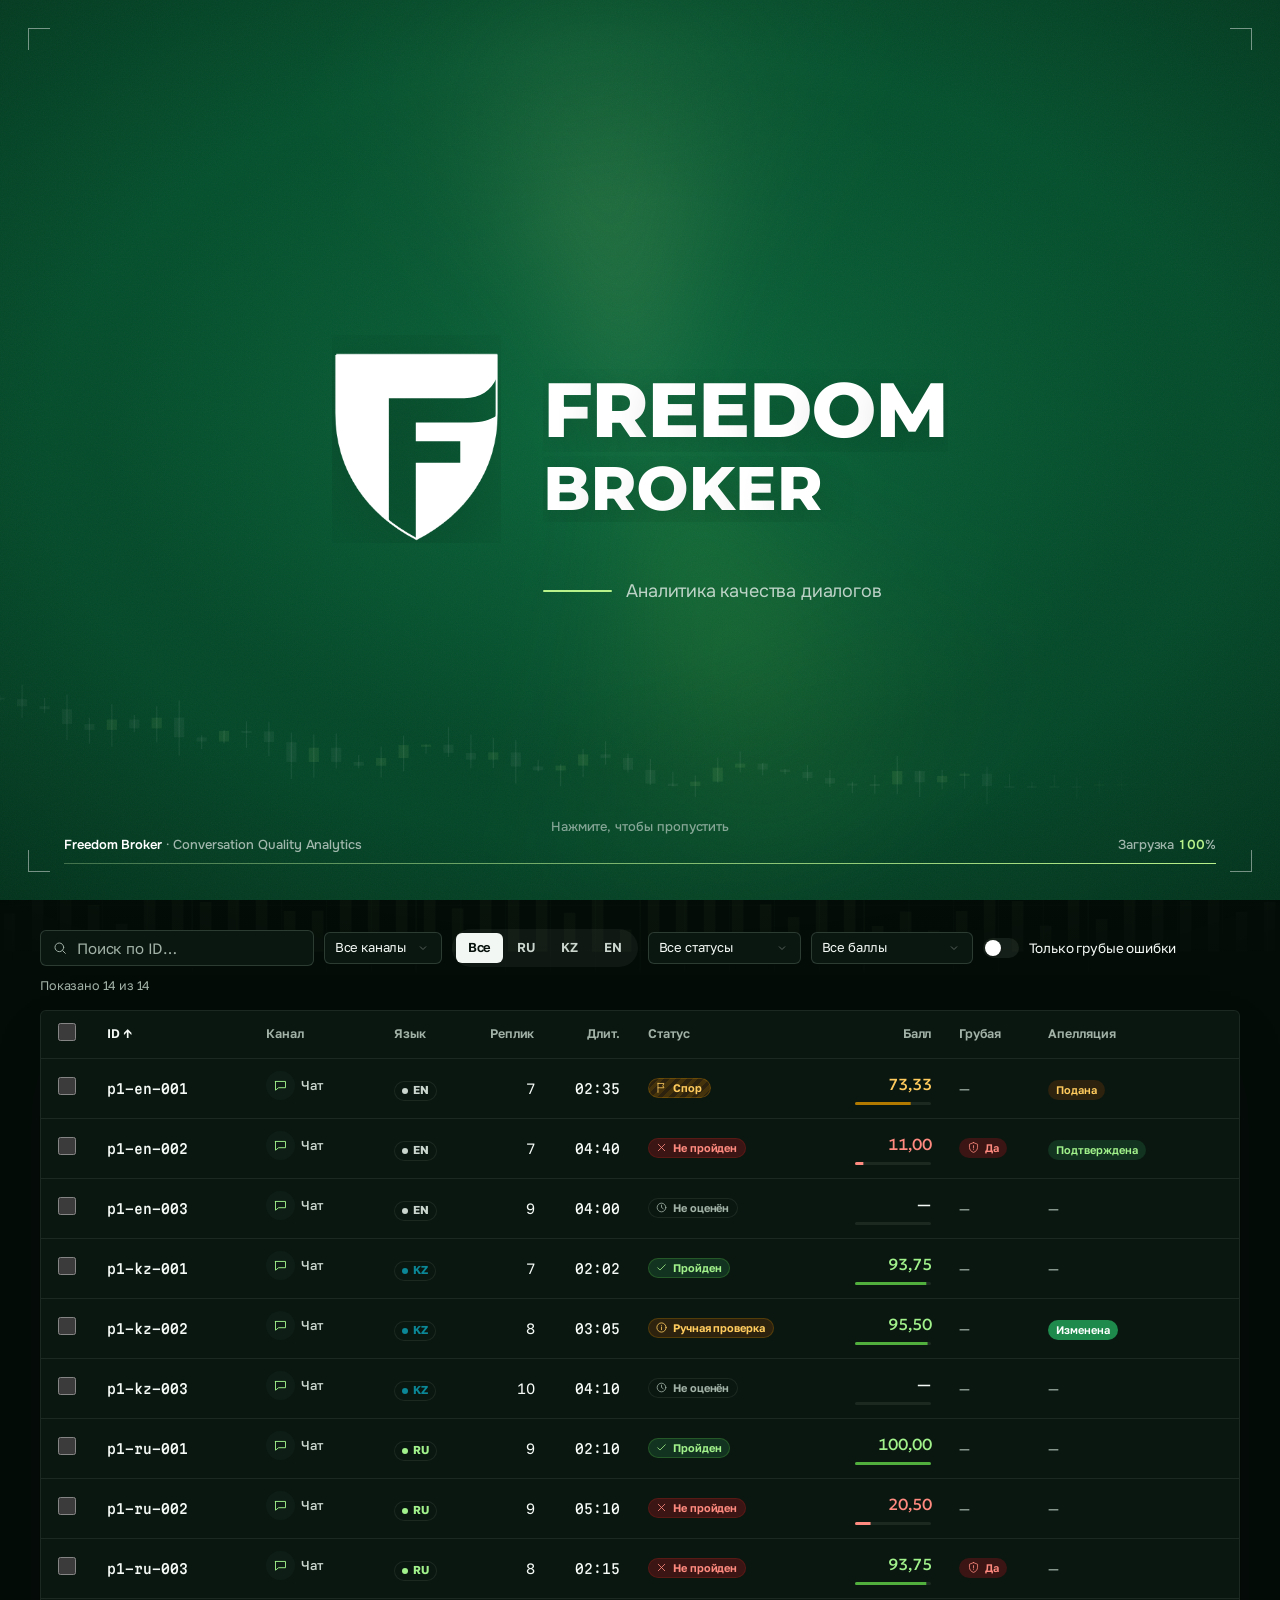
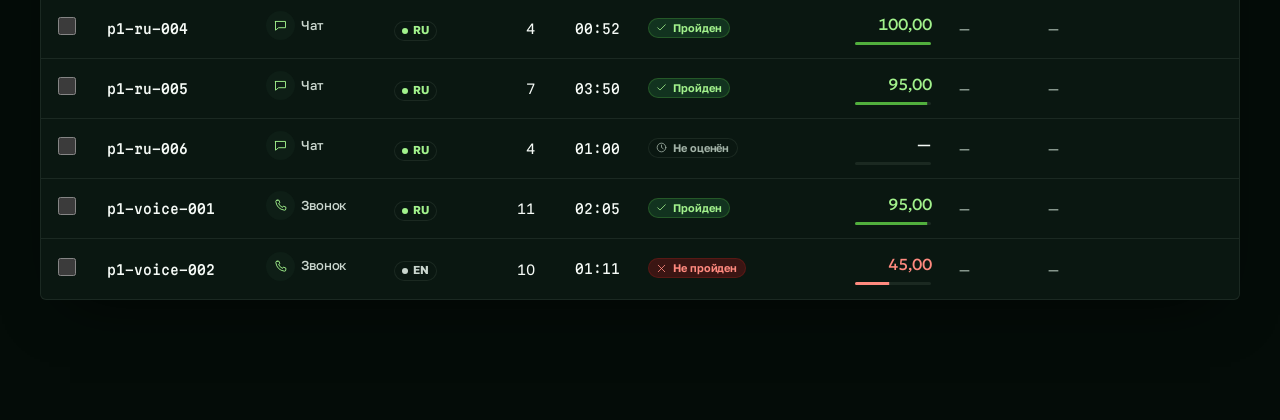
<file: frontend/index.html>
<!doctype html>
<html lang="ru">
<head>
<meta charset="utf-8">
<meta name="viewport" content="width=device-width, initial-scale=1">
<meta name="color-scheme" content="light dark">
<meta name="theme-color" content="#040C08">
<title>Freedom Broker · CQA</title>
<meta name="description" content="Conversation Quality Analytics — AI-оценка диалогов операторов по чек-листу">
<link rel="icon" href="data:image/svg+xml,%3Csvg xmlns='http://www.w3.org/2000/svg' viewBox='0 0 32 32'%3E%3Crect width='32' height='32' rx='8' fill='%230F5431'/%3E%3Cpath d='M10 24V9h12M10 16h9' stroke='white' stroke-width='3' fill='none' stroke-linecap='round'/%3E%3C/svg%3E">
<!-- Fonts are optional: the UI falls back to system stacks offline and inside D365. -->
<link rel="preconnect" href="https://fonts.googleapis.com">
<link rel="preconnect" href="https://fonts.gstatic.com" crossorigin>
<!-- Onest (UI, variable) and Montserrat (wordmark) cover cyrillic-ext (Kazakh: ә ғ қ ң ө ұ ү һ і). -->
<link rel="stylesheet" href="https://fonts.googleapis.com/css2?family=Onest:wght@100..900&family=Golos+Text:wght@400..900&family=Geologica:wght@100..900&family=Martian+Mono:wdth,wght@75..112.5,300..600&family=Montserrat:wght@800&display=swap" media="print" onload="this.media='all'">
<link rel="stylesheet" href="css/tokens.css">
<link rel="stylesheet" href="css/base.css">
<link rel="stylesheet" href="css/components.css">
<link rel="stylesheet" href="css/animations.css">
<link rel="stylesheet" href="css/luxe.css">
<link rel="stylesheet" href="css/type.css">
<link rel="stylesheet" href="css/masthead.css">
<link rel="stylesheet" href="css/polish.css">
<link rel="stylesheet" href="css/motion.css">
<link rel="stylesheet" href="css/guidelines.css">
<link rel="stylesheet" href="css/backdrop.css">
<link rel="stylesheet" href="css/scroll.css">
<link rel="stylesheet" href="css/ledger.css">
<link rel="stylesheet" href="css/canvas.css">
<link rel="stylesheet" href="css/cinema.css">
<link rel="stylesheet" href="css/atmos.css">
<link rel="stylesheet" href="css/transitions.css">
<link rel="stylesheet" href="css/splash.css">
<link rel="stylesheet" href="css/print.css">
<style>html, body { margin: 0; height: 100%; } body { background: #040C08; }
  /* Brand green from the very first paint when the intro will play (no paper → green flash while modules load). */
  html.cqa-preintro body { background: #05532F; } html.cqa-preintro #cqa-app { visibility: hidden; }</style>
<script>
  (function () {
    try {
      var p = new URLSearchParams(location.search).get('intro');
      var seen = sessionStorage.getItem('cqa.intro.seen') === '1';
      if (p === '1' || (p !== '0' && !seen)) {
        document.documentElement.classList.add('cqa-preintro');
        setTimeout(function () { document.documentElement.classList.remove('cqa-preintro'); }, 4000);
      }
    } catch (e) { /* storage blocked: the splash decides on its own */ }
  })();
</script>
</head>
<body>
<div class="cqa-root" id="cqa-app" data-theme="dark">
  <noscript><p style="padding:32px">Для работы CQA нужен JavaScript.</p></noscript>
</div>
<script type="module" src="js/app.js"></script>
</body>
</html>
</file>
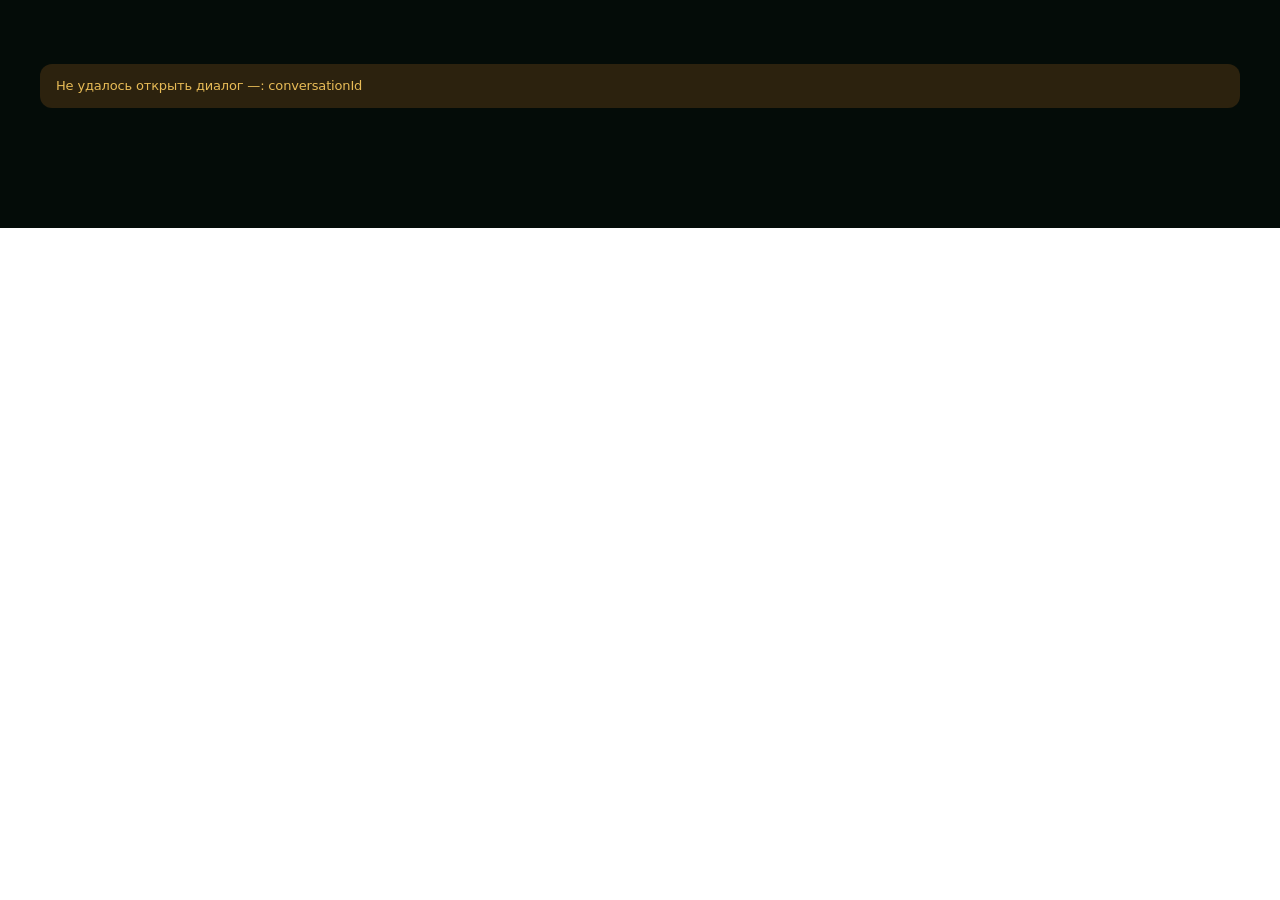
<file: frontend/d365/cqa-webresource.html>
<!doctype html>
<html lang="ru">
<head>
<meta charset="utf-8">
<meta name="viewport" content="width=device-width, initial-scale=1">
<title>CQA · Conversation card</title>
<!-- Upload with the same relative structure: new_/cqa/d365/cqa-webresource.html, new_/cqa/css/*.css, new_/cqa/js/** -->
<link rel="stylesheet" href="../css/tokens.css">
<link rel="stylesheet" href="../css/base.css">
<link rel="stylesheet" href="../css/components.css">
<link rel="stylesheet" href="../css/animations.css">
<link rel="stylesheet" href="../css/luxe.css">
<link rel="stylesheet" href="../css/type.css">
<link rel="stylesheet" href="../css/masthead.css">
<link rel="stylesheet" href="../css/polish.css">
<link rel="stylesheet" href="../css/motion.css">
<link rel="stylesheet" href="../css/guidelines.css">
<link rel="stylesheet" href="../css/print.css">
<style>html, body { margin: 0; background: transparent; }</style>
</head>
<body>
<div class="cqa-root" id="cqa-d365" data-theme="dark"></div>
<script type="module" src="../js/d365-entry.js"></script>
</body>
</html>
</file>
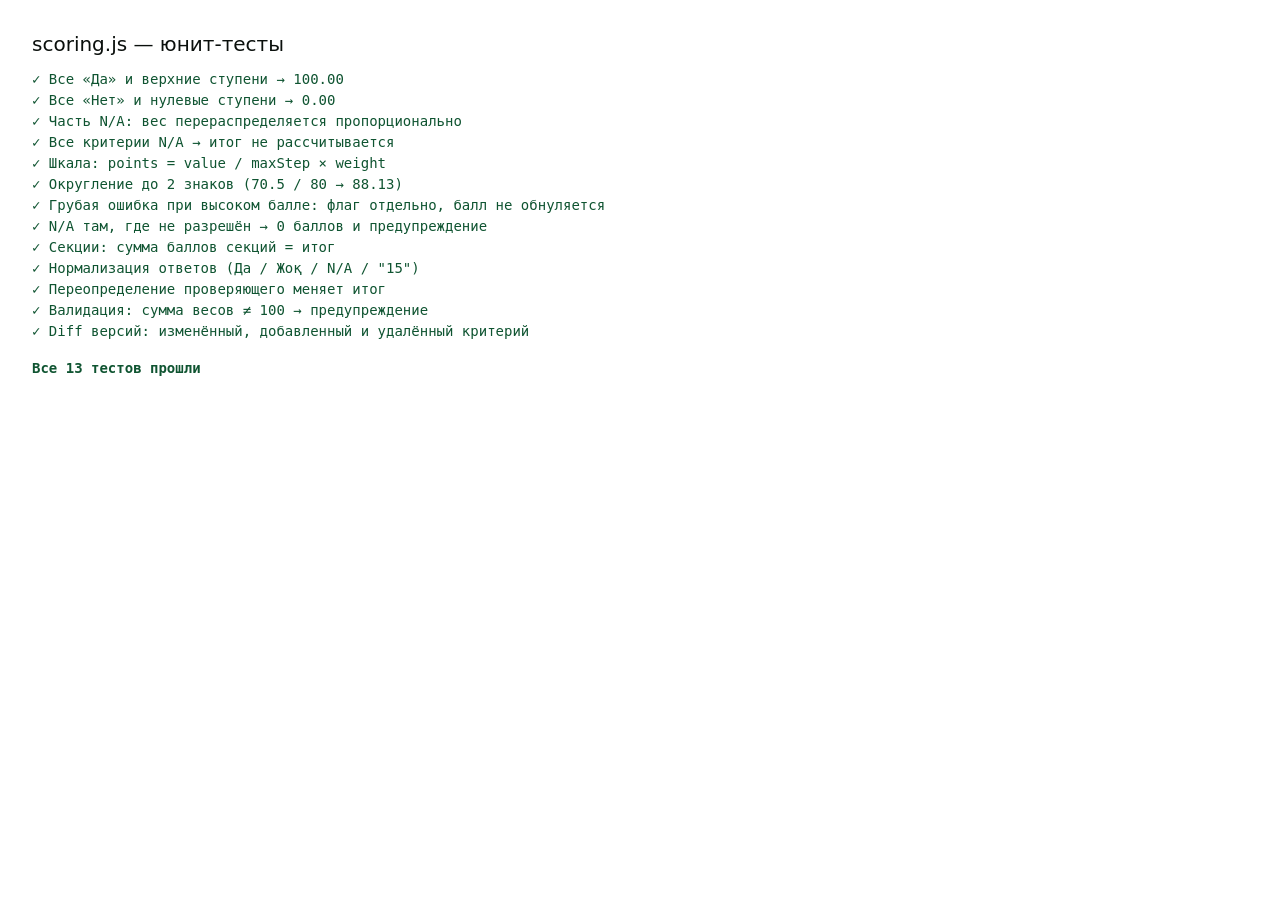
<file: frontend/tests/scoring.test.html>
<!doctype html>
<html lang="ru">
<head>
<meta charset="utf-8">
<meta name="viewport" content="width=device-width, initial-scale=1">
<title>CQA · scoring tests</title>
<style>
  body { font: 14px/1.5 ui-monospace, Consolas, monospace; margin: 32px; background: #fff; color: #0A0F0C; }
  h1 { font: 500 20px system-ui, sans-serif; }
  .ok { color: #0F5431; } .fail { color: #B3261E; font-weight: 600; }
  pre { margin: 2px 0 10px 24px; color: #5A615D; }
  #summary { margin-top: 16px; font-weight: 600; }
</style>
</head>
<body>
<h1>scoring.js — юнит-тесты</h1>
<div id="out"></div>
<div id="summary" data-testid="summary"></div>
<script type="module">
import { scoreEvaluation, criterionPoints, validateChecklist, diffChecklists, normalizeAnswer, evaluationAnswers } from '../js/core/scoring.js';
import { defaultChecklist } from '../js/core/default-checklist.js';

const out = document.getElementById('out');
let pass = 0, fail = 0;
const near = (a, b) => (a === null && b === null) || Math.abs(a - b) < 1e-9;
function test(name, fn) {
  try { fn(); pass++; out.insertAdjacentHTML('beforeend', `<div class="ok">✓ ${name}</div>`); }
  catch (e) { fail++; out.insertAdjacentHTML('beforeend', `<div class="fail">✗ ${name}</div><pre>${e.message}</pre>`); }
}
function eq(actual, expected, msg = '') {
  const ok = typeof expected === 'number' || expected === null ? near(actual, expected) : JSON.stringify(actual) === JSON.stringify(expected);
  if (!ok) throw new Error(`${msg} expected ${JSON.stringify(expected)}, got ${JSON.stringify(actual)}`);
}

const cl = defaultChecklist();
const ALL_YES = { c1: 'yes', c2: 'yes', c3: 'yes', c4: 20, c5: 'yes', c6: 10, c7: 'yes', c8: 'no' };

test('Все «Да» и верхние ступени → 100.00', () => {
  const r = scoreEvaluation(cl, ALL_YES);
  eq(r.total, 100); eq(r.computable, true); eq(r.gross, false);
});

test('Все «Нет» и нулевые ступени → 0.00', () => {
  const r = scoreEvaluation(cl, { c1: 'no', c2: 'no', c3: 'no', c4: 0, c5: 'no', c6: 0, c7: 'no', c8: 'no' });
  eq(r.total, 0);
});

test('Часть N/A: вес перераспределяется пропорционально', () => {
  // applicable: c1(10) c5(15) c6(15) = 40; points 10 + 15 + 10.5 = 35.5 → 88.75
  const r = scoreEvaluation(cl, { c1: 'yes', c2: 'na', c3: 'na', c4: 'na', c5: 'yes', c6: 7, c7: 'na', c8: 'no' });
  eq(r.total, 88.75);
  eq(r.applicableWeight, 40);
  eq(r.naWeight, 60);
  const c1 = r.rows.find((x) => x.criterionId === 'c1');
  eq(c1.effectiveWeight, 25, 'c1 effective weight');
  const sum = r.rows.reduce((s, x) => s + x.effectiveWeight, 0);
  eq(Math.round(sum * 1e6) / 1e6, 100, 'effective weights sum');
});

test('Все критерии N/A → итог не рассчитывается', () => {
  const allNA = { ...cl, criteria: cl.criteria.filter((c) => c.allowNA) };
  const r = scoreEvaluation(allNA, { c2: 'na', c3: 'na', c4: 'na', c7: 'na' });
  eq(r.total, null); eq(r.computable, false);
});

test('Шкала: points = value / maxStep × weight', () => {
  const c4 = cl.criteria.find((c) => c.id === 'c4');
  const c6 = cl.criteria.find((c) => c.id === 'c6');
  eq(criterionPoints(c4, 15).points, 15);
  eq(criterionPoints(c4, 5).points, 5);
  eq(criterionPoints(c6, 7).points, 10.5);
  eq(criterionPoints(c6, 4).points, 6);
  eq(criterionPoints(c6, 10).points, 15, 'top step = full weight');
  const custom = { id: 'x', type: 'scale', weight: 15, scale: [{ value: 10 }, { value: 7 }, { value: 0 }] };
  eq(criterionPoints(custom, 7).points, 10.5, '7 из 10 при весе 15');
});

test('Округление до 2 знаков (70.5 / 80 → 88.13)', () => {
  // 10 + 15 + 15 + 15 + 10.5 + 5 = 70.5 из 80 → 88.125 → 88.13
  const r = scoreEvaluation(cl, { c1: 'yes', c2: 'yes', c3: 'na', c4: 15, c5: 'yes', c6: 7, c7: 'yes', c8: 'no' });
  eq(r.total, 88.13);
});

test('Грубая ошибка при высоком балле: флаг отдельно, балл не обнуляется', () => {
  const r = scoreEvaluation(cl, { ...ALL_YES, c8: 'yes' });
  eq(r.total, 100); eq(r.gross, true);
  const c8 = r.rows.find((x) => x.criterionId === 'c8');
  eq(c8.points, 0); eq(c8.applicable, false); eq(c8.effectiveWeight, 0);
});

test('N/A там, где не разрешён → 0 баллов и предупреждение', () => {
  const c1 = cl.criteria.find((c) => c.id === 'c1');
  const p = criterionPoints(c1, 'na');
  eq(p.applicable, true); eq(p.points, 0); eq(p.warning, 'na_not_allowed');
});

test('Секции: сумма баллов секций = итог', () => {
  const r = scoreEvaluation(cl, { c1: 'no', c2: 'yes', c3: 'na', c4: 15, c5: 'yes', c6: 7, c7: 'no', c8: 'no' });
  const sum = r.sections.reduce((s, x) => s + x.points, 0);
  eq(Math.abs(sum - r.total) < 0.02, true, `sections ${sum} vs total ${r.total}`);
  eq(r.sections.length, 3, 'flag section excluded');
});

test('Нормализация ответов (Да / Жоқ / N/A / "15")', () => {
  eq(normalizeAnswer('Да'), 'yes'); eq(normalizeAnswer('жоқ'), 'no'); eq(normalizeAnswer('N/A'), 'na'); eq(normalizeAnswer('15'), 15);
});

test('Переопределение проверяющего меняет итог', () => {
  const ev = { criteria: Object.entries(ALL_YES).map(([criterionId, answer]) => ({ criterionId, answer })), overrides: { c1: { answer: 'no' } } };
  const { ai, final } = evaluationAnswers(ev);
  eq(scoreEvaluation(cl, ai).total, 100);
  eq(scoreEvaluation(cl, final).total, 90);
});

test('Валидация: сумма весов ≠ 100 → предупреждение', () => {
  const bad = { ...cl, criteria: cl.criteria.map((c) => (c.id === 'c1' ? { ...c, weight: 20 } : c)) };
  const v = validateChecklist(bad);
  eq(v.weightSum, 110); eq(v.issues.some((i) => i.key === 'val.weightSum'), true);
  eq(validateChecklist(cl).weightSum, 100);
});

test('Diff версий: изменённый, добавленный и удалённый критерий', () => {
  const next = { ...cl, criteria: [...cl.criteria.filter((c) => c.id !== 'c7').map((c) => (c.id === 'c1' ? { ...c, weight: 5 } : c)), { id: 'c9', title: 'Новый' }] };
  const d = diffChecklists(cl, next);
  eq(d.find((x) => x.id === 'c1').fields, ['weight']);
  eq(d.some((x) => x.kind === 'added' && x.id === 'c9'), true);
  eq(d.some((x) => x.kind === 'removed' && x.id === 'c7'), true);
});

document.getElementById('summary').innerHTML = fail
  ? `<span class="fail">${fail} упало, ${pass} прошло</span>`
  : `<span class="ok">Все ${pass} тестов прошли</span>`;
document.title = (fail ? '✗ ' : '✓ ') + document.title;
</script>
</body>
</html>
</file>
<file: frontend/css/tokens.css>
/* Design tokens — scoped to .cqa-root so nothing leaks into a Dynamics 365 host.
   Direction: "private banking × editorial" — warm paper, forest ink, Freedom green as light. */
.cqa-root {
  --cqa-paper: #F6F5EF;          /* warm paper canvas */
  --cqa-surface: #FFFFFF;        /* raised surfaces */
  --cqa-ink: #07120C;
  --cqa-graphite: #4E5751;
  --cqa-mute: #67706A;           /* AA on paper */
  --cqa-mist: #ECEFE7;
  --cqa-mist-2: #E1E7DC;
  --cqa-line: rgba(7, 18, 12, .09);
  --cqa-line-strong: rgba(7, 18, 12, .16);
  --cqa-green: #51AF3D;
  --cqa-lime: #B8F28A;           /* glow highlight */
  --cqa-green-deep: #0F5431;
  --cqa-green-text: #0F5431;
  /* Brand background sampled from the official logo; a touch more saturated than --cqa-green-deep (#0F5431). */
  --cqa-brand-bg: #05532F;
  --cqa-vault: #04100A;
  --cqa-vault-grad:
    radial-gradient(120% 140% at 100% 0%, rgba(81, 175, 61, .38) 0%, transparent 46%),
    radial-gradient(90% 120% at 0% 100%, rgba(15, 84, 49, .9) 0%, transparent 60%),
    linear-gradient(160deg, #03100A 0%, #072215 55%, #0A2E1C 100%);
  --cqa-vault-ink: #F1F7EF;
  --cqa-vault-mute: #93AE9C;
  --cqa-vault-line: rgba(255, 255, 255, .1);
  --cqa-mint: #E2F3DA;
  --cqa-amber: #B27B00;
  --cqa-amber-text: #7E5600;
  --cqa-amber-soft: #F8EDD0;
  --cqa-red: #B3261E;
  --cqa-red-soft: #F9E3E0;
  --cqa-focus: 0 0 0 3px rgba(81, 175, 61, .4);
  --cqa-hatch: repeating-linear-gradient(135deg, rgba(178, 123, 0, .18) 0 4px, transparent 4px 8px);
  --cqa-glass: rgba(255, 255, 255, .62);
  --cqa-glass-line: rgba(255, 255, 255, .7);
  --cqa-shadow-soft: 0 1px 0 rgba(255, 255, 255, .8) inset, 0 20px 50px -28px rgba(7, 40, 22, .35);
  --cqa-shadow-float: 0 1px 0 rgba(255, 255, 255, .7) inset, 0 18px 40px -18px rgba(7, 40, 22, .35), 0 2px 6px rgba(7, 40, 22, .06);

  /* One confident grotesk for the whole product (Onest: Cyrillic incl. Kazakh); mono only for IDs/time/code. */
  --cqa-font-display: "Golos Text", system-ui, -apple-system, "Segoe UI", Roboto, Arial, sans-serif;
  --cqa-font-sans: "Golos Text", system-ui, -apple-system, "Segoe UI", Roboto, Arial, sans-serif;
  --cqa-font-serif: var(--cqa-font-sans);
  --cqa-font-num: "Geologica", "Golos Text", system-ui, sans-serif;
  --cqa-font-mono: "Martian Mono", ui-monospace, "SFMono-Regular", Consolas, "Liberation Mono", monospace;
  --cqa-features: "kern", "calt";

  --cqa-r-card: 16px;
  --cqa-r-media: 16px;
  --cqa-r-pill: 9999px;
  --cqa-r-sm: 12px;

  --cqa-ease: cubic-bezier(.2, .8, .2, 1);
  --cqa-expo: cubic-bezier(.16, 1, .3, 1);
  --cqa-spring: cubic-bezier(.34, 1.56, .64, 1);
  --cqa-t-fast: 160ms;
  --cqa-t: 280ms;
  --cqa-t-slow: 700ms;

  --cqa-header-h: 84px;
  --cqa-ticker-h: 34px;

  color-scheme: light;
}

.cqa-root[data-theme="dark"] {
  --cqa-paper: #040C08;
  --cqa-surface: #0A1711;
  --cqa-ink: #EEF6EF;
  --cqa-graphite: #B5C3B9;
  --cqa-mute: #8B9C91;
  --cqa-mist: #0E1E16;
  --cqa-mist-2: #13281D;
  --cqa-line: rgba(220, 255, 230, .08);
  --cqa-line-strong: rgba(220, 255, 230, .16);
  --cqa-green-text: #8FE07A;
  --cqa-green-deep: #1E8A4C;
  --cqa-mint: #12331F;
  --cqa-amber-text: #E8BC57;
  --cqa-amber-soft: #2C220E;
  --cqa-red: #F07A70;
  --cqa-red-soft: #3A1513;
  --cqa-glass: rgba(10, 23, 17, .6);
  --cqa-glass-line: rgba(220, 255, 230, .1);
  --cqa-shadow-soft: 0 1px 0 rgba(255, 255, 255, .04) inset, 0 24px 60px -30px rgba(0, 0, 0, .8);
  --cqa-shadow-float: 0 1px 0 rgba(255, 255, 255, .05) inset, 0 20px 50px -20px rgba(0, 0, 0, .8);
  color-scheme: dark;
}
</file>
<file: frontend/css/base.css>
/* Base — every rule is scoped under .cqa-root. */
.cqa-root {
  font-family: var(--cqa-font-sans);
  font-feature-settings: var(--cqa-features);
  font-size: 14px;
  line-height: 1.5;
  color: var(--cqa-ink);
  background: var(--cqa-paper);
  -webkit-font-smoothing: antialiased;
  text-rendering: optimizeLegibility;
  min-height: 100%;
}
.cqa-root *, .cqa-root *::before, .cqa-root *::after { box-sizing: border-box; }
.cqa-root :where(h1, h2, h3, h4, p, ol, ul, figure, dl, dd) { margin: 0; padding: 0; }
.cqa-root :where(ol, ul) { list-style: none; }
.cqa-root :where(button, input, select, textarea) { font: inherit; color: inherit; }
.cqa-root :where(button) { cursor: pointer; background: none; border: 0; padding: 0; }
.cqa-root :where(a) { color: var(--cqa-green-text); text-decoration: none; }
.cqa-root :where(table) { border-collapse: collapse; width: 100%; }
.cqa-root :where(svg) { flex-shrink: 0; }
.cqa-root :focus { outline: none; }
.cqa-root :focus-visible { box-shadow: var(--cqa-focus); border-radius: 8px; }
.cqa-root ::selection { background: rgba(81, 175, 61, .28); }
.cqa-root [hidden] { display: none !important; }

.cqa-sr {
  position: absolute !important; width: 1px; height: 1px; overflow: hidden;
  clip: rect(0 0 0 0); white-space: nowrap; margin: -1px; padding: 0; border: 0;
}

/* Typography */
.cqa-eyebrow {
  font-family: var(--cqa-font-mono); font-size: 11px; font-weight: 500;
  letter-spacing: .14em; text-transform: uppercase; color: var(--cqa-mute);
}
.cqa-display {
  font-family: var(--cqa-font-display); font-size: clamp(44px, 6.4vw, 104px); font-weight: 300;
  letter-spacing: -.04em; line-height: .92; text-wrap: balance;
}
.cqa-h2 { font-family: var(--cqa-font-display); font-size: 30px; font-weight: 400; letter-spacing: -.035em; line-height: 1.1; }
.cqa-h3 { font-family: var(--cqa-font-display); font-size: 16px; font-weight: 500; letter-spacing: -.02em; line-height: 1.3; }
.cqa-lead { font-family: var(--cqa-font-serif); font-style: italic; font-size: 22px; line-height: 1.3; color: var(--cqa-graphite); max-width: 52ch; }
.cqa-serif { font-family: var(--cqa-font-serif); font-style: italic; font-weight: 500; }
.cqa-muted { color: var(--cqa-graphite); }
.cqa-mute { color: var(--cqa-mute); }
.cqa-mono { font-family: var(--cqa-font-mono); font-size: 12.5px; letter-spacing: 0; }
.cqa-num { font-variant-numeric: tabular-nums; font-feature-settings: var(--cqa-features); }
.cqa-small { font-size: 12.5px; }

.cqa-kbd {
  display: inline-flex; align-items: center; justify-content: center; min-width: 22px; height: 22px; padding: 0 6px;
  font-family: var(--cqa-font-mono); font-size: 11.5px; border: 1px solid var(--cqa-line);
  border-bottom-width: 2px; border-radius: 6px; background: var(--cqa-paper); color: var(--cqa-graphite);
}

.cqa-row { display: flex; align-items: center; gap: 8px; }
.cqa-row--wrap { flex-wrap: wrap; }
.cqa-row--between { justify-content: space-between; }
.cqa-stack-y { display: flex; flex-direction: column; gap: 12px; }
.cqa-grow { flex: 1 1 auto; min-width: 0; }
.cqa-hr { height: 1px; background: var(--cqa-line); border: 0; margin: 16px 0; }
</file>
<file: frontend/css/components.css>
/* ═══════════════════ Shell ═══════════════════ */
.cqa-app { display: flex; flex-direction: column; min-height: 100vh; }
.cqa-header {
  position: sticky; top: 0; z-index: 30; background: color-mix(in srgb, var(--cqa-paper) 92%, transparent);
  backdrop-filter: saturate(1.4) blur(10px); border-bottom: 1px solid var(--cqa-line);
}
.cqa-header__inner {
  height: var(--cqa-header-h); display: flex; align-items: center; gap: 24px;
  padding: 0 32px; max-width: 1760px; margin: 0 auto;
}
.cqa-brand { display: flex; align-items: center; gap: 10px; color: var(--cqa-ink); white-space: nowrap; }
.cqa-nav { display: flex; gap: 4px; }
.cqa-nav__link {
  display: inline-flex; align-items: center; gap: 8px; height: 36px; padding: 0 14px;
  border-radius: var(--cqa-r-pill); color: var(--cqa-graphite); font-weight: 500; white-space: nowrap;
  transition: background var(--cqa-t-fast) var(--cqa-ease), color var(--cqa-t-fast) var(--cqa-ease);
}
.cqa-nav__link:hover { background: var(--cqa-mist); color: var(--cqa-ink); }
.cqa-nav__link.is-active { background: var(--cqa-green-deep); color: #fff; }
.cqa-nav__count {
  font-family: var(--cqa-font-mono); font-size: 11px; min-width: 18px; height: 18px; padding: 0 5px;
  border-radius: 9px; background: var(--cqa-amber); color: #fff; display: inline-grid; place-items: center;
}
.cqa-header__tools { margin-left: auto; display: flex; align-items: center; gap: 10px; }
.cqa-source {
  display: inline-flex; align-items: center; gap: 8px; height: 30px; padding: 0 12px;
  border: 1px solid var(--cqa-line); border-radius: var(--cqa-r-pill);
  font-family: var(--cqa-font-mono); font-size: 11.5px; color: var(--cqa-graphite); letter-spacing: .03em; white-space: nowrap;
}
.cqa-dot { width: 8px; height: 8px; border-radius: 50%; background: var(--cqa-mute); }
.cqa-dot--on { background: var(--cqa-green); box-shadow: 0 0 0 3px rgba(81, 175, 61, .2); }
.cqa-dot--off { background: var(--cqa-red); }

/* Segmented control */
.cqa-seg {
  display: inline-flex; padding: 3px; background: var(--cqa-mist); border-radius: var(--cqa-r-pill); gap: 2px;
}
.cqa-seg__btn {
  height: 28px; padding: 0 12px; border-radius: var(--cqa-r-pill); font-size: 12.5px; font-weight: 500;
  color: var(--cqa-graphite); display: inline-flex; align-items: center; gap: 6px;
  transition: background var(--cqa-t-fast) var(--cqa-ease), color var(--cqa-t-fast);
}
.cqa-seg__btn:hover { color: var(--cqa-ink); }
.cqa-seg__btn.is-active { background: var(--cqa-paper); color: var(--cqa-ink); box-shadow: 0 0 0 1px var(--cqa-line); }
.cqa-root[data-theme="dark"] .cqa-seg__btn.is-active { background: var(--cqa-green-deep); color: #fff; box-shadow: none; }

/* Ticker */
.cqa-ticker {
  height: var(--cqa-ticker-h); overflow: hidden; border-bottom: 1px solid var(--cqa-line);
  background: var(--cqa-vault); color: var(--cqa-vault-ink); position: relative;
  mask-image: linear-gradient(90deg, transparent, #000 4%, #000 96%, transparent);
}
.cqa-ticker__track {
  display: inline-flex; white-space: nowrap; height: 100%; align-items: center;
  font-family: var(--cqa-font-mono); font-size: 12px; letter-spacing: .02em;
  animation: cqa-ticker 60s linear infinite;
}
.cqa-ticker__group { display: inline-flex; gap: 32px; padding-right: 32px; align-items: center; }
.cqa-ticker:hover .cqa-ticker__track { animation-play-state: paused; }
.cqa-ticker__item b { font-weight: 500; color: #fff; }
.cqa-ticker__up { color: #8BE07A; }
.cqa-ticker__down { color: #FF9A92; }
.cqa-ticker__sep { color: var(--cqa-vault-mute); }

.cqa-main { flex: 1; width: 100%; max-width: 1760px; margin: 0 auto; }
.cqa-page { padding: 40px 32px 80px; }
.cqa-page__head { display: flex; align-items: flex-end; justify-content: space-between; gap: 24px; margin-bottom: 32px; flex-wrap: wrap; }
.cqa-page__title { display: flex; flex-direction: column; gap: 12px; }

/* ═══════════════════ Buttons ═══════════════════ */
.cqa-btn {
  --h: 40px;
  display: inline-flex; align-items: center; justify-content: center; gap: 8px; height: var(--h); padding: 0 18px;
  border-radius: var(--cqa-r-pill); font-weight: 500; font-size: 14px; white-space: nowrap; user-select: none;
  transition: background var(--cqa-t-fast) var(--cqa-ease), color var(--cqa-t-fast), transform var(--cqa-t-fast) var(--cqa-ease), box-shadow var(--cqa-t-fast);
}
.cqa-btn:active:not(:disabled) { transform: scale(.98); }
.cqa-btn:disabled { opacity: .45; cursor: not-allowed; }
.cqa-btn--primary { background: var(--cqa-green-deep); color: #fff; box-shadow: rgba(255, 255, 255, .08) 0 1px 0 inset; }
.cqa-btn--primary:hover:not(:disabled) { background: #1A7A3F; }
.cqa-btn--secondary { background: var(--cqa-mist); color: var(--cqa-ink); }
.cqa-btn--secondary:hover:not(:disabled) { background: var(--cqa-mist-2); }
.cqa-btn--line { background: transparent; color: var(--cqa-ink); box-shadow: inset 0 0 0 1px var(--cqa-line); }
.cqa-btn--line:hover:not(:disabled) { background: var(--cqa-mist); }
.cqa-btn--danger { background: var(--cqa-red-soft); color: var(--cqa-red); }
.cqa-btn--danger:hover:not(:disabled) { background: var(--cqa-red); color: #fff; }
.cqa-btn--vault { background: rgba(255, 255, 255, .1); color: #fff; }
.cqa-btn--vault:hover:not(:disabled) { background: rgba(255, 255, 255, .18); }
.cqa-btn--sm { --h: 32px; padding: 0 14px; font-size: 13px; }
.cqa-btn--xs { --h: 26px; padding: 0 10px; font-size: 12px; gap: 6px; }
.cqa-btn--icon { width: var(--h); padding: 0; }
.cqa-btn--attention { animation: cqa-attention 1.6s var(--cqa-ease) 2; }

.cqa-link {
  position: relative; color: var(--cqa-green-text); font-weight: 500; display: inline-flex; align-items: center; gap: 6px;
  background-image: linear-gradient(currentColor, currentColor); background-size: 0% 1px; background-repeat: no-repeat;
  background-position: 0 100%; transition: background-size var(--cqa-t) var(--cqa-ease);
}
.cqa-link:hover { background-size: 100% 1px; }

/* ═══════════════════ Forms ═══════════════════ */
.cqa-field { display: flex; flex-direction: column; gap: 6px; min-width: 0; }
.cqa-field__label { font-size: 12.5px; font-weight: 500; color: var(--cqa-graphite); }
.cqa-field__hint { font-size: 12px; color: var(--cqa-mute); }
.cqa-input, .cqa-select, .cqa-textarea {
  width: 100%; height: 40px; padding: 0 14px; background: var(--cqa-mist); border: 1px solid transparent;
  border-radius: 12px; color: var(--cqa-ink); transition: border-color var(--cqa-t-fast), background var(--cqa-t-fast), box-shadow var(--cqa-t-fast);
}
.cqa-input:hover, .cqa-select:hover, .cqa-textarea:hover { border-color: var(--cqa-line); }
.cqa-input:focus, .cqa-select:focus, .cqa-textarea:focus { background: var(--cqa-paper); border-color: var(--cqa-green); box-shadow: var(--cqa-focus); }
.cqa-input--mono { font-family: var(--cqa-font-mono); font-size: 13px; letter-spacing: .02em; }
.cqa-input--sm, .cqa-select--sm { height: 32px; font-size: 13px; padding: 0 10px; border-radius: 10px; }
.cqa-select { appearance: none; padding-right: 34px; background-image: url("data:image/svg+xml,%3Csvg xmlns='http://www.w3.org/2000/svg' width='12' height='12' viewBox='0 0 24 24' fill='none' stroke='%235A615D' stroke-width='2'%3E%3Cpath d='M6 9l6 6 6-6'/%3E%3C/svg%3E"); background-repeat: no-repeat; background-position: right 12px center; }
.cqa-textarea { height: auto; min-height: 96px; padding: 10px 14px; resize: vertical; line-height: 1.5; }
.cqa-input[aria-invalid="true"], .cqa-textarea[aria-invalid="true"] { border-color: var(--cqa-red); }
.cqa-check { display: inline-flex; align-items: center; gap: 8px; cursor: pointer; font-size: 13.5px; }
.cqa-check input { width: 16px; height: 16px; accent-color: var(--cqa-green-deep); margin: 0; }

.cqa-switch { position: relative; display: inline-flex; align-items: center; gap: 10px; cursor: pointer; font-size: 13.5px; }
.cqa-switch input { position: absolute; opacity: 0; width: 1px; height: 1px; }
.cqa-switch__track { width: 36px; height: 20px; border-radius: 10px; background: var(--cqa-line); position: relative; transition: background var(--cqa-t-fast); }
.cqa-switch__track::after { content: ""; position: absolute; top: 2px; left: 2px; width: 16px; height: 16px; border-radius: 50%; background: #fff; transition: transform var(--cqa-t) var(--cqa-spring); box-shadow: 0 1px 2px rgba(0,0,0,.2); }
.cqa-switch input:checked + .cqa-switch__track { background: var(--cqa-green-deep); }
.cqa-switch input:checked + .cqa-switch__track::after { transform: translateX(16px); }
.cqa-switch input:focus-visible + .cqa-switch__track { box-shadow: var(--cqa-focus); }

input[type="range"].cqa-range { width: 100%; accent-color: var(--cqa-green-deep); height: 20px; margin: 0; }

/* ═══════════════════ Surfaces ═══════════════════ */
.cqa-card { background: var(--cqa-mist); border-radius: var(--cqa-r-card); padding: 24px; transition: background var(--cqa-t) var(--cqa-ease); }
.cqa-card--line { background: var(--cqa-paper); box-shadow: inset 0 0 0 1px var(--cqa-line); }
.cqa-card--hover:hover { background: var(--cqa-mist-2); }
.cqa-card--pad-lg { padding: 32px 40px; }
.cqa-vault { background: var(--cqa-vault-grad); color: var(--cqa-vault-ink); border-radius: var(--cqa-r-media); padding: 28px; position: relative; overflow: hidden; }
.cqa-vault .cqa-eyebrow { color: var(--cqa-vault-mute); }
.cqa-vault .cqa-muted, .cqa-vault .cqa-mute { color: var(--cqa-vault-mute); }

/* ═══════════════════ Badges ═══════════════════ */
.cqa-badge {
  display: inline-flex; align-items: center; gap: 5px; height: 24px; padding: 0 10px; border-radius: var(--cqa-r-pill);
  font-size: 12px; font-weight: 500; background: var(--cqa-mist); color: var(--cqa-graphite); white-space: nowrap;
}
.cqa-badge--mono { font-family: var(--cqa-font-mono); font-size: 11px; letter-spacing: .04em; }
.cqa-badge--green { background: var(--cqa-mint); color: var(--cqa-green-text); }
.cqa-badge--solid { background: var(--cqa-green-deep); color: #fff; }
.cqa-badge--red { background: var(--cqa-red-soft); color: var(--cqa-red); }
.cqa-badge--amber { background: var(--cqa-amber-soft); color: var(--cqa-amber-text); }
.cqa-badge--line { background: transparent; box-shadow: inset 0 0 0 1px var(--cqa-line); }
.cqa-badge--sm { height: 20px; padding: 0 8px; font-size: 11px; }

.cqa-answer {
  display: inline-flex; align-items: center; gap: 6px; height: 26px; padding: 0 12px; border-radius: var(--cqa-r-pill);
  font-size: 12.5px; font-weight: 600; white-space: nowrap;
}
.cqa-answer--yes { background: var(--cqa-mint); color: var(--cqa-green-text); }
.cqa-answer--no { background: var(--cqa-red-soft); color: var(--cqa-red); }
.cqa-answer--na { background: var(--cqa-amber-soft) var(--cqa-hatch); color: var(--cqa-amber-text); }
.cqa-answer--flag { background: var(--cqa-red); color: #fff; }
.cqa-answer--scale { background: var(--cqa-mist); color: var(--cqa-ink); padding-left: 8px; }
.cqa-answer--none { background: transparent; box-shadow: inset 0 0 0 1px var(--cqa-line); color: var(--cqa-mute); }
.cqa-steps { display: inline-flex; gap: 2px; }
.cqa-steps__seg { width: 10px; height: 8px; border-radius: 2px; background: var(--cqa-line); }
.cqa-steps__seg.is-on { background: var(--cqa-green); }
.cqa-steps__seg.is-sel { background: var(--cqa-green-deep); }

.cqa-delta { display: inline-flex; align-items: center; gap: 3px; height: 24px; padding: 0 9px; border-radius: var(--cqa-r-pill); font-family: var(--cqa-font-mono); font-size: 12px; font-weight: 500; }
.cqa-delta--up { background: rgba(81, 175, 61, .18); color: #7ED36A; }
.cqa-delta--down { background: rgba(229, 103, 94, .18); color: #FF9A92; }
.cqa-delta--flat { background: rgba(255, 255, 255, .1); color: var(--cqa-vault-mute); }
.cqa-delta--paper.cqa-delta--up { color: var(--cqa-green-text); background: var(--cqa-mint); }
.cqa-delta--paper.cqa-delta--down { color: var(--cqa-red); background: var(--cqa-red-soft); }

.cqa-chan { display: inline-flex; align-items: center; gap: 6px; color: var(--cqa-graphite); font-size: 13px; }

/* ═══════════════════ Table ═══════════════════ */
.cqa-table-wrap { overflow-x: auto; border-radius: var(--cqa-r-card); box-shadow: inset 0 0 0 1px var(--cqa-line); }
.cqa-table th, .cqa-table td { text-align: left; padding: 0 14px; height: 52px; border-bottom: 1px solid var(--cqa-line); white-space: nowrap; }
.cqa-table th { height: 44px; font-family: var(--cqa-font-mono); font-size: 11px; font-weight: 500; letter-spacing: .05em; text-transform: uppercase; color: var(--cqa-mute); background: var(--cqa-paper); position: sticky; top: 0; z-index: 1; }
.cqa-table tbody tr:last-child td { border-bottom: 0; }
.cqa-table tbody tr { cursor: pointer; transition: background var(--cqa-t-fast); }
.cqa-table tbody tr:hover { background: var(--cqa-mist); }
.cqa-table tbody tr.is-selected { background: color-mix(in srgb, var(--cqa-mint) 70%, transparent); }
.cqa-table td.cqa-td-num, .cqa-table th.cqa-td-num { text-align: right; }
.cqa-th-sort { display: inline-flex; align-items: center; gap: 4px; text-transform: inherit; letter-spacing: inherit; color: inherit; font: inherit; }
.cqa-th-sort:hover { color: var(--cqa-ink); }
.cqa-th-sort[data-active] { color: var(--cqa-ink); }
.cqa-score-cell { font-weight: 600; font-size: 15px; }
.cqa-score-cell--hi { color: var(--cqa-green-text); }
.cqa-score-cell--mid { color: var(--cqa-amber-text); }
.cqa-score-cell--lo { color: var(--cqa-red); }

/* ═══════════════════ Skeleton / empty ═══════════════════ */
.cqa-skel { border-radius: 8px; background: linear-gradient(90deg, var(--cqa-mist) 0%, var(--cqa-mist-2) 40%, var(--cqa-mist) 80%); background-size: 300% 100%; animation: cqa-shimmer 1.4s ease-in-out infinite; }
.cqa-empty { display: flex; flex-direction: column; align-items: center; text-align: center; gap: 12px; padding: 56px 24px; color: var(--cqa-graphite); }
.cqa-empty svg.cqa-illu { color: var(--cqa-green-deep); opacity: .85; }
.cqa-error-box { display: flex; align-items: flex-start; gap: 12px; padding: 16px 20px; border-radius: var(--cqa-r-card); background: var(--cqa-red-soft); color: var(--cqa-red); }
.cqa-error-box p { color: var(--cqa-ink); }
.cqa-notice { display: flex; align-items: flex-start; gap: 10px; padding: 12px 16px; border-radius: 12px; background: var(--cqa-amber-soft); color: var(--cqa-amber-text); font-size: 13px; }
.cqa-notice--info { background: var(--cqa-mint); color: var(--cqa-green-text); }

/* ═══════════════════ Toast ═══════════════════ */
.cqa-toasts { position: fixed; right: 24px; bottom: 24px; z-index: 80; display: flex; flex-direction: column; gap: 10px; align-items: flex-end; pointer-events: none; }
.cqa-toast {
  pointer-events: auto; min-width: 300px; max-width: 440px; display: flex; gap: 12px; align-items: center;
  padding: 14px 16px 14px 14px; border-radius: 16px; background: var(--cqa-vault); color: var(--cqa-vault-ink);
  animation: cqa-toast-in var(--cqa-t) var(--cqa-ease) both;
}
.cqa-toast.is-leaving { animation: cqa-toast-out 220ms var(--cqa-ease) both; }
.cqa-toast__icon { width: 32px; height: 32px; border-radius: 50%; display: grid; place-items: center; background: rgba(81, 175, 61, .2); color: #8BE07A; }
.cqa-toast--error .cqa-toast__icon { background: rgba(229, 103, 94, .2); color: #FF9A92; }
.cqa-toast--info .cqa-toast__icon { background: rgba(255, 255, 255, .1); color: #fff; }
.cqa-toast__title { font-weight: 600; font-size: 13.5px; }
.cqa-toast__msg { font-family: var(--cqa-font-mono); font-size: 12px; color: var(--cqa-vault-mute); }
.cqa-toast__action { margin-left: auto; }

/* ═══════════════════ Modal ═══════════════════ */
.cqa-modal-backdrop { position: fixed; inset: 0; z-index: 70; background: rgba(7, 26, 16, .42); display: grid; place-items: center; padding: 24px; animation: cqa-fade-in var(--cqa-t) var(--cqa-ease); }
.cqa-modal { width: min(560px, 100%); max-height: calc(100vh - 48px); overflow: auto; background: var(--cqa-paper); border-radius: 16px; padding: 28px; animation: cqa-pop-in var(--cqa-t) var(--cqa-ease); }
.cqa-modal--lg { width: min(860px, 100%); }
.cqa-modal__head { display: flex; align-items: flex-start; justify-content: space-between; gap: 16px; margin-bottom: 18px; }
.cqa-modal__body { display: flex; flex-direction: column; gap: 16px; }
.cqa-modal__foot { display: flex; justify-content: flex-end; gap: 10px; margin-top: 24px; flex-wrap: wrap; }

/* ═══════════════════ Odometer & gauge ═══════════════════ */
.cqa-odo { display: inline-flex; align-items: baseline; font-variant-numeric: tabular-nums; line-height: 1; height: 1em; overflow: hidden; }
.cqa-odo__col { display: inline-block; height: 1em; overflow: hidden; width: .62em; text-align: center; }
.cqa-odo__strip { display: flex; flex-direction: column; transition: transform 900ms var(--cqa-ease); }
.cqa-odo__strip span { height: 1em; line-height: 1; display: block; }
.cqa-odo__sep { display: inline-block; width: .3em; text-align: center; }

.cqa-gauge { display: block; transform: rotate(-90deg); }
.cqa-gauge__track { stroke: var(--cqa-vault-line); }
.cqa-gauge__bar { transition: stroke-dashoffset 1100ms var(--cqa-ease), stroke 600ms var(--cqa-ease); stroke-linecap: round; }

/* ═══════════════════ Score hero ═══════════════════ */
.cqa-score { display: grid; grid-template-columns: auto 1fr; gap: 28px; align-items: center; }
.cqa-score__ring { position: relative; width: 168px; height: 168px; }
.cqa-score__ring > svg { position: absolute; inset: 0; }
.cqa-score__value { position: absolute; inset: 0; display: flex; flex-direction: column; align-items: center; justify-content: center; gap: 6px; }
.cqa-score__num { font-size: 44px; font-weight: 400; letter-spacing: -.03em; }
.cqa-score__of { font-family: var(--cqa-font-mono); font-size: 11px; color: var(--cqa-vault-mute); letter-spacing: .06em; }
.cqa-score__info { display: flex; flex-direction: column; gap: 12px; min-width: 0; }
.cqa-score__title { font-size: 22px; font-weight: 500; letter-spacing: -.02em; }
.cqa-score__meta { display: flex; flex-wrap: wrap; gap: 6px 14px; font-family: var(--cqa-font-mono); font-size: 11.5px; color: var(--cqa-vault-mute); }
.cqa-score__nc { font-size: 13px; color: var(--cqa-vault-mute); max-width: 36ch; }
.cqa-score__orig { font-size: 12.5px; color: var(--cqa-vault-mute); }
.cqa-score__orig s { color: var(--cqa-vault-mute); }

.cqa-gross {
  position: relative; display: flex; align-items: center; gap: 12px; padding: 12px 16px; border-radius: 14px;
  background: rgba(179, 38, 30, .22); color: #FFD9D6; border: 1px solid rgba(255, 140, 130, .35);
}
.cqa-gross--paper { background: var(--cqa-red-soft); color: var(--cqa-red); border-color: transparent; }
.cqa-gross__icon { position: relative; width: 34px; height: 34px; border-radius: 50%; display: grid; place-items: center; background: var(--cqa-red); color: #fff; }
.cqa-gross__icon::after { content: ""; position: absolute; inset: 0; border-radius: 50%; border: 2px solid var(--cqa-red); animation: cqa-ring-once 1.4s var(--cqa-ease) .4s 1 both; }
.cqa-gross__title { font-weight: 600; font-size: 13.5px; }
.cqa-gross__text { font-size: 12.5px; opacity: .9; }

/* Sections strip */
.cqa-sections { display: grid; grid-template-columns: repeat(auto-fit, minmax(150px, 1fr)); gap: 10px; }
.cqa-sec { background: var(--cqa-mist); border-radius: 14px; padding: 14px 16px; display: flex; flex-direction: column; gap: 8px; }
.cqa-sec__name { font-size: 12.5px; color: var(--cqa-graphite); line-height: 1.3; min-height: 2.6em; }
.cqa-sec__val { font-size: 20px; font-weight: 500; letter-spacing: -.02em; }
.cqa-sec__val small { font-size: 12px; color: var(--cqa-mute); font-weight: 400; }
.cqa-bar { height: 4px; border-radius: 2px; background: var(--cqa-line); overflow: hidden; }
.cqa-bar__fill { height: 100%; border-radius: 2px; background: var(--cqa-green); transform-origin: left; transition: transform 900ms var(--cqa-ease); }

/* "How the total is computed" */
.cqa-calc { border-radius: var(--cqa-r-card); box-shadow: inset 0 0 0 1px var(--cqa-line); }
.cqa-calc > summary { list-style: none; cursor: pointer; display: flex; align-items: center; gap: 10px; padding: 16px 20px; font-weight: 600; }
.cqa-calc > summary::-webkit-details-marker { display: none; }
.cqa-calc > summary .cqa-icon { transition: transform var(--cqa-t) var(--cqa-ease); }
.cqa-calc[open] > summary .cqa-icon { transform: rotate(90deg); }
.cqa-calc__body { padding: 0 20px 20px; display: flex; flex-direction: column; gap: 18px; }
.cqa-calc__steps { counter-reset: step; display: flex; flex-direction: column; gap: 10px; }
.cqa-calc__step { display: grid; grid-template-columns: 28px 1fr auto; gap: 10px; align-items: baseline; font-size: 13.5px; }
.cqa-calc__step::before { counter-increment: step; content: counter(step, decimal-leading-zero); font-family: var(--cqa-font-mono); font-size: 11px; color: var(--cqa-green-text); }
.cqa-calc__formula { font-family: var(--cqa-font-mono); font-size: 12px; color: var(--cqa-graphite); text-align: right; }
.cqa-stack { display: flex; height: 28px; border-radius: 8px; overflow: hidden; gap: 2px; }
.cqa-stack__seg { height: 100%; min-width: 0; flex-basis: 0; background: var(--cqa-green); color: #fff; font-family: var(--cqa-font-mono); font-size: 10.5px; display: grid; place-items: center; overflow: hidden; white-space: nowrap; transition: flex-grow 1100ms var(--cqa-ease), background 600ms; }
.cqa-stack__seg:nth-child(odd) { background: var(--cqa-green-deep); }
.cqa-stack__seg--na { background: var(--cqa-amber-soft) var(--cqa-hatch) !important; color: var(--cqa-amber-text); }
.cqa-stack-legend { display: flex; justify-content: space-between; font-family: var(--cqa-font-mono); font-size: 11px; color: var(--cqa-mute); }

/* ═══════════════════ Ledger (criteria) ═══════════════════ */
.cqa-ledger { display: flex; flex-direction: column; gap: 8px; }
.cqa-crit {
  border-radius: var(--cqa-r-card); background: var(--cqa-paper); box-shadow: inset 0 0 0 1px var(--cqa-line);
  transition: background var(--cqa-t) var(--cqa-ease), box-shadow var(--cqa-t);
  animation: cqa-ledger-in 420ms var(--cqa-ease) both; animation-delay: calc(var(--i, 0) * 60ms);
}
.cqa-crit:hover { background: color-mix(in srgb, var(--cqa-mist) 55%, var(--cqa-paper)); }
.cqa-crit:focus-visible, .cqa-crit.is-focused { box-shadow: inset 0 0 0 1.5px var(--cqa-green); }
.cqa-crit--gross { box-shadow: inset 0 0 0 1.5px var(--cqa-red); }
.cqa-crit__head { display: grid; grid-template-columns: 32px 1fr auto auto; gap: 12px; align-items: center; padding: 14px 18px 10px; }
.cqa-crit__num { font-family: var(--cqa-font-mono); font-size: 12px; color: var(--cqa-green-text); }
.cqa-crit__title { font-weight: 600; font-size: 14.5px; line-height: 1.3; }
.cqa-crit__sub { font-size: 12px; color: var(--cqa-mute); font-weight: 400; margin-top: 2px; }
.cqa-crit__pts { font-size: 15px; font-weight: 600; text-align: right; min-width: 92px; }
.cqa-crit__pts small { display: block; font-size: 11px; font-weight: 400; color: var(--cqa-mute); }
.cqa-crit__pts--pos { color: var(--cqa-green-text); }
.cqa-crit__pts--zero { color: var(--cqa-mute); }
.cqa-crit__body { padding: 0 18px 16px 62px; display: flex; flex-direction: column; gap: 10px; }
.cqa-crit__expl { color: var(--cqa-ink); font-size: 13.5px; line-height: 1.55; }
.cqa-crit__na { font-size: 13px; color: var(--cqa-amber-text); display: flex; gap: 6px; align-items: flex-start; }
.cqa-crit__meta { display: flex; flex-wrap: wrap; align-items: center; gap: 6px 16px; font-size: 12px; color: var(--cqa-graphite); }
.cqa-crit__meta b { font-weight: 500; color: var(--cqa-ink); }
.cqa-crit__actions { display: flex; gap: 8px; flex-wrap: wrap; }
.cqa-crit__override { display: flex; align-items: center; gap: 8px; flex-wrap: wrap; font-size: 12.5px; padding: 10px 12px; border-radius: 12px; background: var(--cqa-mist); }
.cqa-crit__override s { color: var(--cqa-mute); }
.cqa-crit.is-flip-out { animation: cqa-flip-out 220ms ease-in both; }
.cqa-crit.is-flip-in { animation: cqa-flip-in 320ms var(--cqa-ease) both; }
.cqa-second { display: flex; flex-direction: column; gap: 10px; padding: 16px 18px; border-radius: var(--cqa-r-card); background: var(--cqa-vault-grad); color: var(--cqa-vault-ink); }
.cqa-second .cqa-eyebrow { color: var(--cqa-vault-mute); }
.cqa-second__cols { display: grid; grid-template-columns: 1fr 1fr; gap: 14px; }

.cqa-evidence {
  display: inline-flex; align-items: center; gap: 8px; max-width: 100%; padding: 6px 12px 6px 6px; border-radius: 12px;
  background: var(--cqa-mist); text-align: left; font-size: 12.5px; color: var(--cqa-ink);
  transition: background var(--cqa-t-fast), transform var(--cqa-t-fast);
}
.cqa-evidence:hover { background: var(--cqa-mint); }
.cqa-evidence:active { transform: scale(.98); }
.cqa-evidence__idx { font-family: var(--cqa-font-mono); font-size: 11px; height: 22px; padding: 0 7px; border-radius: 7px; background: var(--cqa-paper); color: var(--cqa-green-text); display: inline-grid; place-items: center; flex-shrink: 0; }
.cqa-evidence__q { overflow: hidden; text-overflow: ellipsis; white-space: nowrap; font-style: italic; color: var(--cqa-graphite); }
.cqa-evidence--range .cqa-evidence__idx { color: var(--cqa-amber-text); }

.cqa-conf { display: inline-flex; align-items: center; gap: 6px; }
.cqa-conf__bar { width: 48px; height: 4px; border-radius: 2px; background: var(--cqa-line); overflow: hidden; }
.cqa-conf__fill { height: 100%; background: var(--cqa-green); }
.cqa-conf--low .cqa-conf__fill { background: var(--cqa-amber); }

/* ═══════════════════ Transcript ═══════════════════ */
.cqa-transcript { position: relative; }
.cqa-transcript__list { display: flex; flex-direction: column; gap: 10px; padding: 8px 0 24px; }
.cqa-msg { display: flex; flex-direction: column; gap: 4px; max-width: 82%; position: relative; scroll-margin: 120px; border-radius: 16px; transition: opacity var(--cqa-t), background var(--cqa-t); }
.cqa-msg__meta { display: flex; align-items: center; gap: 8px; font-family: var(--cqa-font-mono); font-size: 11px; color: var(--cqa-mute); padding: 0 6px; }
.cqa-msg__who { text-transform: uppercase; letter-spacing: .05em; }
.cqa-msg__idx { opacity: .7; }
.cqa-msg__bubble { padding: 10px 14px; border-radius: 16px; font-size: 14px; line-height: 1.5; white-space: pre-wrap; overflow-wrap: anywhere; cursor: pointer; transition: box-shadow var(--cqa-t), background var(--cqa-t); }
.cqa-msg--client { align-self: flex-start; }
.cqa-msg--client .cqa-msg__bubble { background: var(--cqa-mist); border-top-left-radius: 6px; }
.cqa-msg--operator { align-self: flex-end; align-items: flex-end; }
.cqa-msg--operator .cqa-msg__bubble { background: var(--cqa-green-deep); color: #fff; border-top-right-radius: 6px; }
.cqa-msg--bot { align-self: flex-start; opacity: .78; }
.cqa-msg--bot .cqa-msg__bubble { background: transparent; box-shadow: inset 0 0 0 1px var(--cqa-line); color: var(--cqa-graphite); font-size: 13px; }
.cqa-msg--system { align-self: center; max-width: 90%; align-items: center; opacity: .8; }
.cqa-msg--system .cqa-msg__bubble { background: transparent; padding: 2px 10px; font-family: var(--cqa-font-mono); font-size: 11.5px; color: var(--cqa-mute); text-align: center; }
.cqa-msg.is-range::before { content: ""; position: absolute; left: -14px; top: 0; bottom: 0; width: 3px; border-radius: 2px; background: var(--cqa-amber); }
.cqa-msg--operator.is-range::before { left: auto; right: -14px; }
.cqa-msg.is-range .cqa-msg__bubble { box-shadow: 0 0 0 1.5px var(--cqa-amber); }
.cqa-msg.is-evidence .cqa-msg__bubble { box-shadow: 0 0 0 2px var(--cqa-green); }
.cqa-msg.is-pulse .cqa-msg__bubble { animation: cqa-pulse-green 700ms var(--cqa-ease) 2; }
.cqa-msg.is-active .cqa-msg__bubble { box-shadow: 0 0 0 2px var(--cqa-green), 0 0 0 6px rgba(81, 175, 61, .15); }
.cqa-transcript--scanning .cqa-msg { opacity: .45; }
.cqa-transcript--scanning .cqa-msg.is-read { opacity: 1; animation: cqa-read-blink 600ms var(--cqa-ease) 1; }
.cqa-transcript__scan { position: absolute; left: -8px; right: -8px; height: 2px; top: 0; z-index: 2; pointer-events: none; background: linear-gradient(90deg, transparent, var(--cqa-green) 20%, var(--cqa-green) 80%, transparent); box-shadow: 0 0 12px 2px rgba(81, 175, 61, .45); animation: cqa-scan 2.4s linear infinite; }
.cqa-mark { background: linear-gradient(90deg, rgba(81, 175, 61, .45), rgba(81, 175, 61, .45)) no-repeat 0 0 / 0% 100%; color: inherit; border-radius: 3px; padding: 0 1px; animation: cqa-mark-in 700ms var(--cqa-ease) 150ms forwards; }
.cqa-msg--operator .cqa-mark { background-image: linear-gradient(90deg, rgba(255, 255, 255, .35), rgba(255, 255, 255, .35)); }

/* ═══════════════════ Audio player ═══════════════════ */
.cqa-player { border-radius: var(--cqa-r-media); background: var(--cqa-vault-grad); color: var(--cqa-vault-ink); padding: 18px 20px; display: flex; flex-direction: column; gap: 12px; }
.cqa-player__row { display: flex; align-items: center; gap: 14px; }
.cqa-player__btn { width: 44px; height: 44px; border-radius: 50%; background: var(--cqa-green); color: #062010; display: grid; place-items: center; flex-shrink: 0; transition: transform var(--cqa-t-fast); }
.cqa-player__btn:active { transform: scale(.94); }
.cqa-player__wave { flex: 1; height: 48px; cursor: pointer; display: block; }
.cqa-player__wave rect { fill: rgba(255, 255, 255, .22); transition: fill 120ms; }
.cqa-player__wave rect.is-played { fill: var(--cqa-green); }
.cqa-player__time { font-family: var(--cqa-font-mono); font-size: 12px; color: var(--cqa-vault-mute); min-width: 92px; text-align: right; }
.cqa-player__foot { display: flex; align-items: center; gap: 10px; flex-wrap: wrap; font-size: 12px; color: var(--cqa-vault-mute); }

/* ═══════════════════ Conversation card page ═══════════════════ */
.cqa-cardpage { container-type: inline-size; padding: 20px 32px 40px; }
.cqa-cardpage__bar { display: flex; align-items: center; gap: 12px; flex-wrap: wrap; padding-bottom: 16px; border-bottom: 1px solid var(--cqa-line); margin-bottom: 20px; }
.cqa-cardpage__id { font-family: var(--cqa-font-mono); font-size: 18px; font-weight: 500; letter-spacing: -.01em; }
.cqa-cardpage__grid { display: grid; grid-template-columns: minmax(0, 5fr) minmax(0, 6fr); gap: 28px; align-items: start; }
.cqa-cardpage__col { display: flex; flex-direction: column; gap: 16px; min-width: 0; }
.cqa-cardpage__sticky { position: sticky; top: calc(var(--cqa-header-h) + 16px); }
.cqa-cardpage__scroll { max-height: calc(100vh - var(--cqa-header-h) - 190px); overflow: auto; padding: 4px 18px; margin: 0 -4px; scrollbar-width: thin; }
.cqa-cardpage__scroll--short { max-height: calc(100vh - var(--cqa-header-h) - 330px); min-height: 240px; }
.cqa-mobile-tabs { display: none; }
@container (max-width: 860px) {
  .cqa-cardpage__grid { grid-template-columns: 1fr; }
  .cqa-mobile-tabs { display: inline-flex; }
  .cqa-cardpage__col[data-pane]:not(.is-shown) { display: none; }
  .cqa-cardpage__sticky { position: static; }
  .cqa-cardpage__scroll { max-height: none; }
  .cqa-score { grid-template-columns: 1fr; justify-items: start; }
}

.cqa-tabs { display: flex; gap: 4px; border-bottom: 1px solid var(--cqa-line); }
.cqa-tab { height: 40px; padding: 0 14px; color: var(--cqa-graphite); font-weight: 500; position: relative; display: inline-flex; align-items: center; gap: 6px; }
.cqa-tab::after { content: ""; position: absolute; left: 10px; right: 10px; bottom: -1px; height: 2px; border-radius: 2px; background: var(--cqa-green-deep); transform: scaleX(0); transition: transform var(--cqa-t) var(--cqa-ease); }
.cqa-tab:hover { color: var(--cqa-ink); }
.cqa-tab.is-active { color: var(--cqa-ink); }
.cqa-tab.is-active::after { transform: scaleX(1); }

/* Processing stepper */
.cqa-proc { display: flex; flex-direction: column; gap: 18px; }
.cqa-proc__steps { display: flex; flex-direction: column; gap: 4px; }
.cqa-proc__step { display: grid; grid-template-columns: 28px 1fr auto; align-items: center; gap: 12px; height: 40px; color: var(--cqa-vault-mute); transition: color var(--cqa-t); }
.cqa-proc__dot { width: 22px; height: 22px; border-radius: 50%; border: 1.5px solid var(--cqa-vault-line); display: grid; place-items: center; transition: background var(--cqa-t), border-color var(--cqa-t); }
.cqa-proc__step.is-active { color: #fff; }
.cqa-proc__step.is-active .cqa-proc__dot { border-color: var(--cqa-green); border-top-color: transparent; animation: cqa-spin .8s linear infinite; }
.cqa-proc__step.is-done { color: var(--cqa-vault-ink); }
.cqa-proc__step.is-done .cqa-proc__dot { background: var(--cqa-green); border-color: var(--cqa-green); color: #062010; }
.cqa-proc__time { font-family: var(--cqa-font-mono); font-size: 11.5px; }
.cqa-check-draw path { stroke-dasharray: 30; stroke-dashoffset: 30; animation: cqa-draw 520ms var(--cqa-ease) forwards; }
.cqa-approved { display: flex; align-items: center; gap: 14px; }
.cqa-approved__circle { width: 52px; height: 52px; border-radius: 50%; background: var(--cqa-green); color: #062010; display: grid; place-items: center; animation: cqa-pop-in 360ms var(--cqa-spring); }

/* Batch progress */
.cqa-batch { display: flex; flex-direction: column; gap: 14px; }
.cqa-batch__segs { display: flex; gap: 3px; height: 14px; }
.cqa-batch__seg { flex: 1; border-radius: 3px; background: rgba(255, 255, 255, .12); transition: background 300ms var(--cqa-ease), transform 300ms var(--cqa-spring); }
.cqa-batch__seg.is-running { background: rgba(81, 175, 61, .45); animation: cqa-breathe 1s ease-in-out infinite; }
.cqa-batch__seg.is-done { background: var(--cqa-green); }
.cqa-batch__seg.is-error { background: #E5675E; }
.cqa-batch__head { display: flex; align-items: center; gap: 16px; flex-wrap: wrap; }
.cqa-batch__count { font-size: 32px; font-weight: 400; letter-spacing: -.02em; display: inline-flex; align-items: baseline; gap: 4px; }
.cqa-batch__count small { font-size: 16px; color: var(--cqa-vault-mute); }
.cqa-batch__errors { display: flex; flex-direction: column; gap: 6px; font-size: 12.5px; }
.cqa-batch__err { display: flex; gap: 10px; align-items: center; color: #FFC2BD; }

/* Toolbar groups */
.cqa-toolbar { display: flex; flex-wrap: wrap; gap: 12px; align-items: flex-end; }
.cqa-panel-grid { display: grid; grid-template-columns: minmax(0, 1fr) minmax(0, 1.3fr); gap: 16px; margin-bottom: 20px; }
@media (max-width: 1100px) { .cqa-panel-grid { grid-template-columns: 1fr; } }
.cqa-filters { display: flex; flex-wrap: wrap; gap: 10px; align-items: center; margin-bottom: 14px; }
.cqa-search { position: relative; flex: 1 1 220px; max-width: 340px; }
.cqa-search .cqa-icon { position: absolute; left: 12px; top: 50%; transform: translateY(-50%); color: var(--cqa-mute); }
.cqa-search .cqa-input { padding-left: 36px; height: 36px; }
.cqa-dropzone { border: 1.5px dashed var(--cqa-line); border-radius: var(--cqa-r-card); padding: 28px; text-align: center; color: var(--cqa-graphite); transition: border-color var(--cqa-t-fast), background var(--cqa-t-fast); cursor: pointer; }
.cqa-dropzone.is-over { border-color: var(--cqa-green); background: var(--cqa-mint); }

/* ═══════════════════ Checklist editor ═══════════════════ */
.cqa-editor__grid { display: grid; grid-template-columns: 260px minmax(0, 1fr) 300px; gap: 24px; align-items: start; }
@media (max-width: 1280px) { .cqa-editor__grid { grid-template-columns: 220px minmax(0, 1fr); } .cqa-editor__aside { grid-column: 1 / -1; } }
@media (max-width: 900px) { .cqa-editor__grid { grid-template-columns: 1fr; } }
.cqa-editor__bar { display: flex; flex-wrap: wrap; align-items: center; gap: 16px; padding: 16px 20px; border-radius: var(--cqa-r-card); background: var(--cqa-mist); margin-bottom: 20px; position: sticky; top: calc(var(--cqa-header-h) + 8px); z-index: 5; }
.cqa-weight-ring { display: flex; align-items: center; gap: 12px; }
.cqa-weight-ring__svg circle { transition: stroke-dashoffset 500ms var(--cqa-ease), stroke 300ms; }
.cqa-weight-ring__val { font-size: 20px; font-weight: 500; letter-spacing: -.02em; }
.cqa-flow { display: flex; align-items: center; gap: 6px; flex-wrap: wrap; font-size: 12.5px; }
.cqa-flow__step { display: inline-flex; align-items: center; gap: 6px; height: 28px; padding: 0 12px; border-radius: var(--cqa-r-pill); background: var(--cqa-paper); color: var(--cqa-graphite); }
.cqa-flow__step.is-done { background: var(--cqa-mint); color: var(--cqa-green-text); }
.cqa-flow__step.is-current { background: var(--cqa-green-deep); color: #fff; }
.cqa-flow__arrow { color: var(--cqa-mute); }

.cqa-versions { display: flex; flex-direction: column; gap: 6px; position: sticky; top: calc(var(--cqa-header-h) + 96px); }
.cqa-version { text-align: left; display: flex; flex-direction: column; gap: 4px; padding: 12px 14px; border-radius: 14px; transition: background var(--cqa-t-fast); width: 100%; }
.cqa-version:hover { background: var(--cqa-mist); }
.cqa-version.is-selected { background: var(--cqa-mist); box-shadow: inset 0 0 0 1.5px var(--cqa-green-deep); }
.cqa-version__top { display: flex; align-items: center; gap: 8px; }
.cqa-version__v { font-family: var(--cqa-font-mono); font-size: 13px; font-weight: 500; }
.cqa-version__diff { display: flex; flex-direction: column; gap: 3px; margin-top: 4px; font-size: 12px; color: var(--cqa-graphite); }
.cqa-diff--added { color: var(--cqa-green-text); }
.cqa-diff--removed { color: var(--cqa-red); }
.cqa-diff--changed { color: var(--cqa-amber-text); }

.cqa-secgroup { display: flex; flex-direction: column; gap: 8px; margin-bottom: 28px; }
.cqa-secgroup__head { display: flex; align-items: center; gap: 10px; padding: 0 4px 4px; }
.cqa-secgroup__drop { min-height: 8px; border-radius: 12px; transition: background var(--cqa-t-fast), min-height var(--cqa-t-fast); }
.cqa-secgroup__drop.is-over { min-height: 48px; background: var(--cqa-mint); box-shadow: inset 0 0 0 1.5px dashed var(--cqa-green); }
.cqa-item { border-radius: var(--cqa-r-card); background: var(--cqa-paper); box-shadow: inset 0 0 0 1px var(--cqa-line); transition: background var(--cqa-t-fast), box-shadow var(--cqa-t-fast), opacity var(--cqa-t-fast); }
.cqa-item:hover { background: color-mix(in srgb, var(--cqa-mist) 50%, var(--cqa-paper)); }
.cqa-item.is-open { background: var(--cqa-mist); box-shadow: none; }
.cqa-item.is-open :is(.cqa-input, .cqa-select, .cqa-textarea) { background-color: var(--cqa-paper); border-color: var(--cqa-line); }
.cqa-item.is-dragging { opacity: .4; }
.cqa-item.is-invalid { box-shadow: inset 0 0 0 1.5px var(--cqa-red); }
.cqa-item.is-changed .cqa-item__num::after { content: "•"; color: var(--cqa-amber); margin-left: 3px; }
.cqa-item__row { display: grid; grid-template-columns: 24px 30px minmax(0, 1fr) auto 170px auto; align-items: center; gap: 10px; padding: 10px 12px 10px 8px; }
.cqa-item__handle { color: var(--cqa-mute); cursor: grab; display: grid; place-items: center; height: 32px; border-radius: 8px; }
.cqa-item__handle:hover { background: var(--cqa-mist-2); color: var(--cqa-ink); }
.cqa-item__num { font-family: var(--cqa-font-mono); font-size: 12px; color: var(--cqa-green-text); }
.cqa-item__title { font-weight: 600; font-size: 14px; overflow: hidden; text-overflow: ellipsis; white-space: nowrap; }
.cqa-item__chips { display: flex; gap: 6px; }
.cqa-item__weight { display: grid; grid-template-columns: 1fr 52px; gap: 8px; align-items: center; }
.cqa-item__weight .cqa-input { height: 30px; padding: 0 6px; text-align: right; border-radius: 8px; }
.cqa-item__tools { display: flex; gap: 2px; }
.cqa-item__form { padding: 6px 20px 20px 62px; display: grid; grid-template-columns: repeat(2, minmax(0, 1fr)); gap: 14px; }
.cqa-item__form .cqa-field--full { grid-column: 1 / -1; }
@media (max-width: 1100px) { .cqa-item__row { grid-template-columns: 24px 30px minmax(0, 1fr) 140px auto; } .cqa-item__chips { display: none; } .cqa-item__form { padding-left: 20px; grid-template-columns: 1fr; } }
.cqa-scale-editor { display: flex; flex-direction: column; gap: 6px; }
.cqa-scale-editor__row { display: grid; grid-template-columns: 72px 1fr auto; gap: 8px; }
.cqa-preview { display: flex; flex-direction: column; gap: 14px; }
.cqa-preview__num { font-size: 40px; font-weight: 400; letter-spacing: -.03em; }

/* ═══════════════════ Appeals ═══════════════════ */
.cqa-queue { display: grid; grid-template-columns: 380px minmax(0, 1fr); gap: 24px; align-items: start; }
@media (max-width: 1000px) { .cqa-queue { grid-template-columns: 1fr; } }
.cqa-queue__list { display: flex; flex-direction: column; gap: 6px; }
.cqa-queue__item { text-align: left; width: 100%; display: flex; flex-direction: column; gap: 8px; padding: 14px 16px; border-radius: var(--cqa-r-card); box-shadow: inset 0 0 0 1px var(--cqa-line); transition: background var(--cqa-t-fast), box-shadow var(--cqa-t-fast); }
.cqa-queue__item:hover { background: var(--cqa-mist); }
.cqa-queue__item.is-selected { background: var(--cqa-mist); box-shadow: inset 0 0 0 1.5px var(--cqa-green-deep); }
.cqa-queue__comment { font-size: 13px; color: var(--cqa-graphite); display: -webkit-box; -webkit-line-clamp: 2; -webkit-box-orient: vertical; overflow: hidden; }
.cqa-queue__detail { display: flex; flex-direction: column; gap: 18px; }
.cqa-timeline { display: flex; align-items: center; gap: 0; }
.cqa-timeline__step { display: flex; align-items: center; gap: 8px; font-size: 12px; color: var(--cqa-mute); white-space: nowrap; }
.cqa-timeline__dot { width: 10px; height: 10px; border-radius: 50%; background: var(--cqa-line); flex-shrink: 0; transition: background var(--cqa-t); }
.cqa-timeline__line { flex: 1; min-width: 16px; height: 2px; background: var(--cqa-line); margin: 0 8px; position: relative; overflow: hidden; }
.cqa-timeline__line::after { content: ""; position: absolute; inset: 0; background: var(--cqa-green); transform: scaleX(0); transform-origin: left; transition: transform 600ms var(--cqa-ease); }
.cqa-timeline__line.is-done::after { transform: scaleX(1); }
.cqa-timeline__step.is-done { color: var(--cqa-ink); }
.cqa-timeline__step.is-done .cqa-timeline__dot { background: var(--cqa-green); }
.cqa-timeline__step.is-current { color: var(--cqa-amber-text); font-weight: 500; }
.cqa-timeline__step.is-current .cqa-timeline__dot { background: var(--cqa-amber); box-shadow: 0 0 0 4px var(--cqa-amber-soft); }
.cqa-fragment { border-radius: var(--cqa-r-card); background: var(--cqa-paper); box-shadow: inset 0 0 0 1px var(--cqa-line); padding: 16px 24px; }
.cqa-fragment .cqa-msg { max-width: 92%; }
.cqa-quote { padding: 14px 16px; background: var(--cqa-mist); border: 1px solid var(--cqa-line); border-radius: 12px; font-size: 14px; }
.cqa-decision-opts { display: flex; gap: 8px; flex-wrap: wrap; }
.cqa-opt { display: inline-flex; align-items: center; gap: 8px; height: 36px; padding: 0 14px; border-radius: var(--cqa-r-pill); box-shadow: inset 0 0 0 1px var(--cqa-line); cursor: pointer; font-size: 13px; font-weight: 500; transition: background var(--cqa-t-fast), box-shadow var(--cqa-t-fast); }
.cqa-opt:hover { background: var(--cqa-mist); }
.cqa-opt input { position: absolute; opacity: 0; width: 1px; height: 1px; }
.cqa-opt:has(input:checked) { background: var(--cqa-green-deep); color: #fff; box-shadow: none; }
.cqa-opt:has(input:focus-visible) { box-shadow: var(--cqa-focus); }
.cqa-result-swap { display: flex; align-items: center; gap: 16px; flex-wrap: wrap; }
.cqa-result-swap__old { text-decoration: line-through; color: var(--cqa-vault-mute); font-size: 22px; }
.cqa-result-swap__new { font-size: 44px; letter-spacing: -.03em; animation: cqa-slide-in-right 500ms var(--cqa-ease) both; }

/* ═══════════════════ Dashboard ═══════════════════ */
.cqa-kpis { display: grid; grid-template-columns: repeat(auto-fit, minmax(200px, 1fr)); gap: 12px; margin-bottom: 24px; }
.cqa-kpi { border-radius: var(--cqa-r-card); background: var(--cqa-mist); padding: 20px 22px; display: flex; flex-direction: column; gap: 10px; animation: cqa-ledger-in 420ms var(--cqa-ease) both; animation-delay: calc(var(--i, 0) * 60ms); }
.cqa-kpi--vault { background: var(--cqa-vault-grad); color: var(--cqa-vault-ink); }
.cqa-kpi--vault .cqa-eyebrow { color: var(--cqa-vault-mute); }
.cqa-kpi__val { font-size: 40px; font-weight: 400; letter-spacing: -.03em; line-height: 1; }
.cqa-kpi__sub { font-size: 12.5px; color: var(--cqa-graphite); }
.cqa-kpi--vault .cqa-kpi__sub { color: var(--cqa-vault-mute); }
.cqa-dash__grid { display: grid; grid-template-columns: repeat(12, minmax(0, 1fr)); gap: 16px; }
.cqa-dash__cell { grid-column: span 6; }
.cqa-dash__cell--wide { grid-column: span 12; }
.cqa-dash__cell--third { grid-column: span 4; }
@media (max-width: 1100px) { .cqa-dash__cell, .cqa-dash__cell--third { grid-column: span 12; } }
.cqa-chart { width: 100%; height: auto; display: block; overflow: visible; }
.cqa-chart text { font-family: var(--cqa-font-mono); font-size: 11px; fill: var(--cqa-mute); }
.cqa-chart .cqa-chart__bar { fill: var(--cqa-green-deep); transform-origin: bottom; transform-box: fill-box; animation: cqa-grow-y 700ms var(--cqa-ease) both; }
.cqa-chart .cqa-chart__bar--hi { fill: var(--cqa-green); }
.cqa-chart .cqa-chart__grid { stroke: var(--cqa-line); }
.cqa-chart .cqa-chart__val { fill: var(--cqa-ink); font-size: 11.5px; }
.cqa-heat { display: grid; gap: 4px; font-size: 12.5px; }
.cqa-heat__cell { height: 40px; border-radius: 8px; display: grid; place-items: center; font-family: var(--cqa-font-mono); font-size: 12px; font-weight: 500; }
.cqa-heat__label { display: flex; align-items: center; gap: 8px; min-width: 0; color: var(--cqa-ink); }
.cqa-heat__label span:last-child { overflow: hidden; text-overflow: ellipsis; white-space: nowrap; }
.cqa-heat__head { font-family: var(--cqa-font-mono); font-size: 11px; color: var(--cqa-mute); text-align: center; }
.cqa-hbar { display: grid; grid-template-columns: minmax(0, 1fr) 140px 52px; align-items: center; gap: 12px; font-size: 13px; padding: 6px 0; }
.cqa-hbar__track { height: 8px; border-radius: 4px; background: var(--cqa-line); overflow: hidden; }
.cqa-hbar__fill { height: 100%; border-radius: 4px; background: var(--cqa-amber); transform-origin: left; animation: cqa-grow-x 700ms var(--cqa-ease) both; }
.cqa-hbar__fill--red { background: var(--cqa-red); }

/* ═══════════════════ Trace ═══════════════════ */
.cqa-trace { display: flex; flex-direction: column; gap: 16px; }
.cqa-kv { display: grid; grid-template-columns: repeat(auto-fit, minmax(150px, 1fr)); gap: 18px 24px; }
.cqa-kv__k { font-family: var(--cqa-font-mono); font-size: 11px; letter-spacing: .05em; text-transform: uppercase; color: var(--cqa-vault-mute); }
.cqa-kv__v { font-family: var(--cqa-font-mono); font-size: 14px; margin-top: 4px; overflow-wrap: anywhere; }
.cqa-json { margin: 0; padding: 18px 20px; border-radius: var(--cqa-r-card); background: #04110A; color: #CFE3D4; font-family: var(--cqa-font-mono); font-size: 12px; line-height: 1.6; overflow: auto; max-height: 460px; white-space: pre; }
.cqa-json .j-key { color: #8BE07A; }
.cqa-json .j-str { color: #F2E6B6; }
.cqa-json .j-num { color: #9CD2FF; }
.cqa-json .j-bool, .cqa-json .j-null { color: #FFAFA8; }
.cqa-details > summary { cursor: pointer; list-style: none; display: inline-flex; align-items: center; gap: 8px; font-weight: 500; }
.cqa-details > summary::-webkit-details-marker { display: none; }
.cqa-details > summary .cqa-icon { transition: transform var(--cqa-t) var(--cqa-ease); }
.cqa-details[open] > summary .cqa-icon { transform: rotate(90deg); }

/* Compare */
.cqa-compare { display: flex; flex-direction: column; gap: 12px; }
.cqa-compare__row { display: grid; grid-template-columns: minmax(0, 1.4fr) 1fr 1fr 80px; gap: 12px; align-items: center; padding: 10px 14px; border-radius: 12px; font-size: 13px; }
.cqa-compare__row:nth-child(even) { background: var(--cqa-mist); }
.cqa-compare__row--head { font-family: var(--cqa-font-mono); font-size: 11px; color: var(--cqa-mute); text-transform: uppercase; letter-spacing: .05em; background: none !important; }
.cqa-compare__row--diff { box-shadow: inset 3px 0 0 var(--cqa-amber); }

/* Audit log */
.cqa-audit { display: flex; flex-direction: column; }
.cqa-audit__row { display: grid; grid-template-columns: 110px 120px 1fr; gap: 12px; padding: 10px 0; border-bottom: 1px solid var(--cqa-line); font-size: 12.5px; }
.cqa-audit__row:last-child { border-bottom: 0; }

/* Tour / coachmarks */
.cqa-tour { position: fixed; left: 24px; bottom: 24px; z-index: 75; width: 360px; max-width: calc(100vw - 48px); background: var(--cqa-vault); color: var(--cqa-vault-ink); border-radius: 16px; padding: 18px 20px; display: flex; flex-direction: column; gap: 12px; animation: cqa-toast-in var(--cqa-t) var(--cqa-ease); }
.cqa-tour .cqa-eyebrow { color: var(--cqa-vault-mute); }
.cqa-tour__progress { display: flex; gap: 3px; }
.cqa-tour__progress span { flex: 1; height: 3px; border-radius: 2px; background: rgba(255, 255, 255, .15); }
.cqa-tour__progress span.is-on { background: var(--cqa-green); }
.cqa-coach-target { outline: 2px solid var(--cqa-green) !important; outline-offset: 4px; border-radius: 12px; animation: cqa-coach 1.6s var(--cqa-ease) infinite; }
.cqa-tour-fab { position: fixed; left: 24px; bottom: 24px; z-index: 74; }

/* Cheatsheet */
.cqa-keys { display: grid; grid-template-columns: auto 1fr; gap: 10px 16px; align-items: center; font-size: 13.5px; }

/* Responsive shell */
@media (max-width: 1500px) {
  .cqa-source__label { display: none; }
}
@media (max-width: 1200px) {
  .cqa-header__inner { gap: 14px; padding: 0 20px; }
  .cqa-nav__link span.cqa-nav__text { display: none; }
  .cqa-source__label { display: none; }
}
@media (max-width: 760px) {
  .cqa-header__inner { height: auto; flex-wrap: wrap; padding: 10px 16px; }
  .cqa-header__tools { flex-wrap: wrap; }
  .cqa-page, .cqa-cardpage { padding-left: 16px; padding-right: 16px; }
}
</file>
<file: frontend/css/animations.css>
/* Motion — transform/opacity only. All disabled under prefers-reduced-motion. */
@keyframes cqa-fade-in { from { opacity: 0; } to { opacity: 1; } }
@keyframes cqa-pop-in { from { opacity: 0; transform: translateY(8px) scale(.98); } to { opacity: 1; transform: none; } }
@keyframes cqa-toast-in { from { opacity: 0; transform: translateY(12px); } to { opacity: 1; transform: none; } }
@keyframes cqa-toast-out { to { opacity: 0; transform: translateY(8px) scale(.98); } }
@keyframes cqa-ledger-in { from { opacity: 0; transform: translateY(10px); } to { opacity: 1; transform: none; } }
@keyframes cqa-shimmer { 0% { background-position: 100% 0; } 100% { background-position: -100% 0; } }
@keyframes cqa-ticker { to { transform: translateX(-50%); } }
@keyframes cqa-spin { to { transform: rotate(360deg); } }
@keyframes cqa-draw { to { stroke-dashoffset: 0; } }
@keyframes cqa-scan { 0% { top: 0; opacity: 0; } 8% { opacity: 1; } 92% { opacity: 1; } 100% { top: 100%; opacity: 0; } }
@keyframes cqa-read-blink { 0% { opacity: .45; } 40% { opacity: 1; transform: translateX(2px); } 100% { opacity: 1; transform: none; } }
@keyframes cqa-pulse-green { 0% { box-shadow: 0 0 0 0 rgba(81, 175, 61, .65); } 100% { box-shadow: 0 0 0 10px rgba(81, 175, 61, 0); } }
@keyframes cqa-mark-in { to { background-size: 100% 100%; } }
@keyframes cqa-ring-once { 0% { transform: scale(1); opacity: .9; } 100% { transform: scale(1.9); opacity: 0; } }
@keyframes cqa-breathe { 50% { opacity: .55; } }
@keyframes cqa-grow-y { from { transform: scaleY(0); } to { transform: scaleY(1); } }
@keyframes cqa-grow-x { from { transform: scaleX(0); } to { transform: scaleX(1); } }
@keyframes cqa-flip-out { to { transform: perspective(900px) rotateY(90deg); opacity: .6; } }
@keyframes cqa-flip-in { from { transform: perspective(900px) rotateY(-90deg); opacity: .6; } to { transform: none; opacity: 1; } }
@keyframes cqa-slide-in-right { from { opacity: 0; transform: translateX(-16px); } to { opacity: 1; transform: none; } }
@keyframes cqa-attention { 0%, 100% { box-shadow: 0 0 0 0 rgba(81, 175, 61, 0); } 50% { box-shadow: 0 0 0 6px rgba(81, 175, 61, .3); } }
@keyframes cqa-coach { 50% { outline-color: rgba(81, 175, 61, .35); } }

@media (prefers-reduced-motion: reduce) {
  .cqa-root *, .cqa-root *::before, .cqa-root *::after {
    animation-duration: 1ms !important; animation-iteration-count: 1 !important; animation-delay: 0ms !important;
    transition-duration: 1ms !important; scroll-behavior: auto !important;
  }
  .cqa-root .cqa-ticker__track { animation: none !important; padding-left: 16px; }
  .cqa-root .cqa-ticker__group + .cqa-ticker__group { display: none; }
  .cqa-root .cqa-transcript__scan { display: none; }
  .cqa-root .cqa-skel { animation: none !important; }
}
</file>
<file: frontend/css/luxe.css>
/* ═══════════════════════════════════════════════════════════════════════
   LUXE — skin & motion layer ("private banking × editorial").
   Loaded after components.css. Everything scoped under .cqa-root.
   ═══════════════════════════════════════════════════════════════════════ */

@property --cqa-ang { syntax: "<angle>"; initial-value: 0deg; inherits: false; }

.cqa-root { font-size: 14.5px; letter-spacing: -.003em; }
.cqa-root ::selection { background: var(--cqa-lime); color: #04100A; }
.cqa-root * { scrollbar-width: thin; scrollbar-color: var(--cqa-line-strong) transparent; }

/* ── Atmosphere: aurora + film grain ───────────────────────────────── */
.cqa-app { position: relative; isolation: isolate; }
.cqa-app::before {
  content: ""; position: fixed; inset: -25vmax; z-index: -2; pointer-events: none;
  background:
    radial-gradient(38vmax 38vmax at 12% 12%, rgba(81, 175, 61, .20), transparent 62%),
    radial-gradient(30vmax 30vmax at 88% 8%, rgba(184, 242, 138, .34), transparent 60%),
    radial-gradient(44vmax 44vmax at 72% 96%, rgba(15, 84, 49, .14), transparent 62%);
 
  animation: cqa-aurora 32s ease-in-out infinite alternate;
}
.cqa-app::after {
  content: ""; position: fixed; inset: 0; z-index: -1; pointer-events: none; opacity: .45; mix-blend-mode: multiply;
}
.cqa-root[data-theme="dark"] .cqa-app::before {
  background:
    radial-gradient(38vmax 38vmax at 12% 8%, rgba(81, 175, 61, .16), transparent 62%),
    radial-gradient(30vmax 30vmax at 90% 12%, rgba(30, 138, 76, .22), transparent 60%),
    radial-gradient(44vmax 44vmax at 70% 100%, rgba(184, 242, 138, .06), transparent 62%);
}
.cqa-root[data-theme="dark"] .cqa-app::after { mix-blend-mode: screen; opacity: .25; }

/* ── Floating glass header island ──────────────────────────────────── */
.cqa-header { background: transparent; backdrop-filter: none; border: 0; padding: 14px 24px 0; view-transition-name: cqa-header; }
.cqa-header__inner {
  height: 60px; padding: 0 8px 0 10px; gap: 18px; max-width: 1640px;
  background: var(--cqa-glass); border: 1px solid var(--cqa-glass-line); border-radius: var(--cqa-r-pill);
  backdrop-filter: blur(22px) saturate(1.7); -webkit-backdrop-filter: blur(22px) saturate(1.7);
  box-shadow: var(--cqa-shadow-float);
}
.cqa-brand { gap: 12px; }
.cqa-brand .cqa-logo { font-size: 12.5px; color: var(--cqa-green-deep); }
.cqa-root[data-theme="dark"] .cqa-brand .cqa-logo { color: #F1F7EF; }
.cqa-brand__tag {
  font-family: var(--cqa-font-sans); font-weight: 600; font-size: 13px; letter-spacing: .02em; line-height: 1; color: var(--cqa-green-text);
  padding-left: 12px; border-left: 1px solid var(--cqa-line-strong);
}
.cqa-intro-active .cqa-brand .cqa-logo { opacity: 0; }

.cqa-nav { position: relative; padding: 4px; border-radius: var(--cqa-r-pill); background: rgba(7, 18, 12, .04); }
.cqa-root[data-theme="dark"] .cqa-nav { background: rgba(255, 255, 255, .04); }
.cqa-nav__glider {
  position: absolute; top: 4px; left: 0; height: calc(100% - 8px); width: 0; border-radius: var(--cqa-r-pill);
  background: #07120C; box-shadow: 0 8px 20px -8px rgba(7, 40, 22, .6), inset 0 1px 0 rgba(255, 255, 255, .12);
  transition: transform 520ms var(--cqa-spring), width 520ms var(--cqa-spring); z-index: 0; pointer-events: none;
}
.cqa-root[data-theme="dark"] .cqa-nav__glider { background: var(--cqa-green-deep); }
.cqa-nav__link { position: relative; z-index: 1; height: 38px; padding: 0 16px; font-weight: 600; font-size: 13.5px; }
.cqa-nav__link:hover { background: transparent; color: var(--cqa-ink); }
.cqa-nav__link.is-active, .cqa-nav__link.is-active:hover { background: transparent; color: #fff; }
.cqa-nav__link .cqa-icon { transition: transform 400ms var(--cqa-spring); }
.cqa-nav__link:hover .cqa-icon { transform: rotate(-8deg) scale(1.12); }
.cqa-nav__count { background: var(--cqa-lime); color: #04100A; font-weight: 600; }

.cqa-source { border-color: var(--cqa-line); background: var(--cqa-surface); height: 34px; }
.cqa-dot--on { animation: cqa-live 2.2s ease-in-out infinite; }
.cqa-seg { background: rgba(7, 18, 12, .05); padding: 4px; }
.cqa-root[data-theme="dark"] .cqa-seg { background: rgba(255, 255, 255, .05); }
.cqa-seg__btn { height: 30px; font-weight: 600; transition: background var(--cqa-t) var(--cqa-expo), color var(--cqa-t), transform var(--cqa-t) var(--cqa-spring); }
.cqa-seg__btn:active { transform: scale(.94); }
.cqa-seg__btn.is-active { background: var(--cqa-surface); box-shadow: 0 1px 0 rgba(255,255,255,.8) inset, 0 4px 12px -4px rgba(7, 40, 22, .25); }

/* ── Editorial ticker ──────────────────────────────────────────────── */
.cqa-ticker {
  margin: 14px 24px 0; height: 36px; border-radius: var(--cqa-r-pill); background: #04100A; color: #DDEBDF;
  border: 1px solid rgba(255, 255, 255, .06); box-shadow: 0 14px 30px -20px rgba(4, 16, 10, .8);
}
.cqa-ticker__item b { font-family: var(--cqa-font-display); font-weight: 500; color: var(--cqa-lime); letter-spacing: -.02em; }
.cqa-ticker__sep { color: var(--cqa-green); }

/* ── Page composition ──────────────────────────────────────────────── */
.cqa-page { padding: 64px 40px 120px; }
.cqa-page__head { margin-bottom: 44px; align-items: flex-end; }
.cqa-page__title { gap: 18px; }
.cqa-page__title .cqa-eyebrow { display: inline-flex; align-items: center; gap: 12px; color: var(--cqa-green-text); }
.cqa-page__title .cqa-eyebrow::before { content: ""; width: 36px; height: 1px; background: currentColor; transform-origin: left; animation: cqa-line-in 900ms var(--cqa-expo) both; }
.cqa-page__title .cqa-lead { animation: cqa-rise 900ms var(--cqa-expo) 260ms both; }

/* Split-text headline: words mask, chars rise */
.cqa-split .cqa-w { display: inline-block; overflow: hidden; padding: .06em .02em .12em; margin: -.06em -.02em -.12em; vertical-align: bottom; }
.cqa-split .cqa-ch { display: inline-block; transform: translateY(110%) rotate(6deg); transform-origin: left bottom; animation: cqa-ch-in 1000ms var(--cqa-expo) forwards; animation-delay: calc(var(--i) * 32ms + 60ms); }
.cqa-display::after {
  content: "."; color: var(--cqa-green); display: inline-block; animation: cqa-pop 700ms var(--cqa-spring) 700ms both;
}

/* Section stagger on page mount */
.cqa-page-enter > .cqa-page > *:not(.cqa-page__head),
.cqa-page-enter > .cqa-cardpage > * { animation: cqa-rise 800ms var(--cqa-expo) both; }
.cqa-page-enter > .cqa-page > *:nth-child(2), .cqa-page-enter > .cqa-cardpage > *:nth-child(1) { animation-delay: 120ms; }
.cqa-page-enter > .cqa-page > *:nth-child(3), .cqa-page-enter > .cqa-cardpage > *:nth-child(2) { animation-delay: 200ms; }
.cqa-page-enter > .cqa-page > *:nth-child(4), .cqa-page-enter > .cqa-cardpage > *:nth-child(3) { animation-delay: 280ms; }
.cqa-page-enter > .cqa-page > *:nth-child(5) { animation-delay: 340ms; }
.cqa-page-enter > .cqa-page > *:nth-child(n+6) { animation-delay: 400ms; }

/* ── Surfaces: cards with spotlight + living border ────────────────── */
.cqa-card, .cqa-crit, .cqa-kpi, .cqa-queue__item, .cqa-item, .cqa-sec, .cqa-calc, .cqa-fragment {
  position: relative; background: var(--cqa-surface); border: 1px solid var(--cqa-line);
  isolation: isolate;
}
.cqa-card { padding: 28px; }
.cqa-card--line { box-shadow: none; }
:is(.cqa-card, .cqa-crit, .cqa-kpi, .cqa-queue__item, .cqa-sec)::before {
  content: ""; position: absolute; inset: 0; border-radius: inherit; z-index: -1; pointer-events: none;
  background: radial-gradient(520px circle at var(--mx, 50%) var(--my, -30%), rgba(81, 175, 61, .11), transparent 42%);
  opacity: 0; transition: opacity 400ms var(--cqa-ease);
}
:is(.cqa-card, .cqa-crit, .cqa-kpi, .cqa-queue__item, .cqa-sec):hover::before { opacity: 1; }
:is(.cqa-card, .cqa-crit, .cqa-queue__item)::after {
  content: ""; position: absolute; inset: -1px; border-radius: inherit; padding: 1px; pointer-events: none;
  background: conic-gradient(from var(--cqa-ang), transparent 0 55%, var(--cqa-green) 70%, var(--cqa-lime) 76%, transparent 88%);
  -webkit-mask: linear-gradient(#000 0 0) content-box, linear-gradient(#000 0 0); -webkit-mask-composite: xor;
  mask: linear-gradient(#000 0 0) content-box exclude, linear-gradient(#000 0 0);
  opacity: 0; transition: opacity 500ms var(--cqa-ease);
}
:is(.cqa-card, .cqa-crit, .cqa-queue__item):hover::after { opacity: .9; animation: cqa-spin-ang 3.2s linear infinite; }
.cqa-card--hover:hover, .cqa-crit:hover, .cqa-queue__item:hover, .cqa-kpi:hover { transform: translateY(-2px); }
.cqa-crit, .cqa-queue__item, .cqa-kpi, .cqa-item, .cqa-card { transition: transform 220ms var(--cqa-expo), background-color var(--cqa-t); }
.cqa-crit:hover, .cqa-queue__item:hover { box-shadow: var(--cqa-shadow-float); background: var(--cqa-surface); }

/* ── Buttons: shine + magnetic + press ─────────────────────────────── */
.cqa-btn { position: relative; overflow: hidden; isolation: isolate; font-weight: 600; letter-spacing: -.01em; transition: background var(--cqa-t), color var(--cqa-t), transform 450ms var(--cqa-spring), box-shadow var(--cqa-t); }
.cqa-btn:active:not(:disabled) { transform: scale(.96); transition-duration: 120ms; }
.cqa-btn--primary {
  background: linear-gradient(180deg, #1B7A45 0%, #0F5431 100%); color: #fff;
  box-shadow: inset 0 1px 0 rgba(255, 255, 255, .22), inset 0 -2px 0 rgba(0, 0, 0, .18), 0 10px 24px -12px rgba(15, 84, 49, .9);
}
.cqa-btn--primary:hover:not(:disabled) { background: linear-gradient(180deg, #23904F 0%, #136338 100%); box-shadow: inset 0 1px 0 rgba(255,255,255,.25), 0 14px 30px -12px rgba(81, 175, 61, .9); }
.cqa-btn--primary::after, .cqa-btn--vault::after {
  content: ""; position: absolute; top: 0; bottom: 0; left: -60%; width: 40%; z-index: -1;
  background: linear-gradient(100deg, transparent, rgba(255, 255, 255, .38), transparent); transform: skewX(-20deg);
  transition: left 0s;
}
.cqa-btn--primary:hover:not(:disabled)::after, .cqa-btn--vault:hover::after { left: 130%; transition: left 800ms var(--cqa-expo); }
.cqa-btn--secondary { background: var(--cqa-surface); border: 1px solid var(--cqa-line); box-shadow: 0 1px 0 rgba(255,255,255,.8) inset, 0 4px 14px -8px rgba(7, 40, 22, .3); }
.cqa-btn--secondary:hover:not(:disabled) { background: var(--cqa-surface); border-color: var(--cqa-line-strong); }
.cqa-btn--line { box-shadow: inset 0 0 0 1px var(--cqa-line-strong); }
.cqa-btn .cqa-icon { transition: transform 450ms var(--cqa-spring); }
.cqa-btn:hover:not(:disabled) .cqa-icon { transform: translateX(1px) rotate(-6deg) scale(1.08); }
.cqa-btn--magnet { will-change: transform; }

.cqa-link { color: var(--cqa-green-text); }

/* ── Inputs ────────────────────────────────────────────────────────── */
.cqa-input, .cqa-select, .cqa-textarea { background-color: var(--cqa-surface); border: 1px solid var(--cqa-line-strong); border-radius: 14px; }
.cqa-input:focus, .cqa-select:focus, .cqa-textarea:focus { border-color: var(--cqa-green); box-shadow: var(--cqa-focus), 0 10px 24px -16px rgba(81, 175, 61, .8); }
.cqa-field__label { font-family: var(--cqa-font-mono); font-size: 10.5px; letter-spacing: .12em; text-transform: uppercase; color: var(--cqa-mute); font-weight: 500; }

/* ── Badges & answers ──────────────────────────────────────────────── */
.cqa-badge { font-weight: 600; }
.cqa-answer { font-weight: 700; letter-spacing: .01em; transition: transform 400ms var(--cqa-spring); }
.cqa-crit:hover .cqa-answer { transform: scale(1.05); }
.cqa-answer--yes { background: linear-gradient(180deg, #E8F7E0, #D6F0CA); box-shadow: inset 0 0 0 1px rgba(81, 175, 61, .3); }
.cqa-answer--no { box-shadow: inset 0 0 0 1px rgba(179, 38, 30, .22); }
.cqa-answer--flag { background: linear-gradient(180deg, #D43A30, #A11F18); box-shadow: 0 6px 16px -6px rgba(179, 38, 30, .8); }
.cqa-root[data-theme="dark"] .cqa-answer--yes { background: rgba(81, 175, 61, .16); }

/* ── Table ─────────────────────────────────────────────────────────── */
.cqa-table-wrap { background: var(--cqa-surface); border: 1px solid var(--cqa-line); box-shadow: var(--cqa-shadow-soft); border-radius: var(--cqa-r-card); }
.cqa-table th { background: var(--cqa-surface); font-size: 10.5px; letter-spacing: .14em; height: 48px; }
.cqa-table td { height: 60px; border-bottom-color: var(--cqa-line); }
.cqa-table tbody tr { position: relative; transition: background 300ms var(--cqa-ease); }
.cqa-table tbody tr td:first-child { box-shadow: inset 0 0 0 0 var(--cqa-green); transition: box-shadow 400ms var(--cqa-expo); }
.cqa-table tbody tr:hover { background: color-mix(in srgb, var(--cqa-mint) 55%, transparent); }
.cqa-table tbody tr:hover td:first-child { box-shadow: inset 4px 0 0 var(--cqa-green); }
.cqa-table tbody tr:hover a.cqa-mono { color: var(--cqa-green-text) !important; }
.cqa-table--enter tbody tr { animation: cqa-row-in 700ms var(--cqa-expo) both; animation-delay: calc(var(--r, 0) * 28ms + 150ms); }
.cqa-score-cell { font-family: var(--cqa-font-display); font-weight: 500; font-size: 16px; letter-spacing: -.03em; }

/* ── Score hero (vault) ────────────────────────────────────────────── */
.cqa-vault { border: 1px solid rgba(255, 255, 255, .06); box-shadow: 0 30px 60px -30px rgba(4, 16, 10, .9), inset 0 1px 0 rgba(255, 255, 255, .08); }
.cqa-vault::before {
  content: ""; position: absolute; width: 70%; aspect-ratio: 1; right: -20%; top: -45%; border-radius: 50%; pointer-events: none; z-index: 0;
  background: radial-gradient(circle, rgba(184, 242, 138, .35), rgba(81, 175, 61, .12) 40%, transparent 70%);
  animation: cqa-float 14s ease-in-out infinite alternate;
}
.cqa-vault::after {
  content: ""; position: absolute; inset: 0; pointer-events: none; z-index: 0; opacity: .5; mix-blend-mode: overlay; border-radius: inherit;
}
.cqa-vault > * { position: relative; z-index: 1; }
.cqa-score__num, .cqa-kpi__val, .cqa-preview__num, .cqa-batch__count, .cqa-result-swap__new, .cqa-sec__val, .cqa-weight-ring__val, .cqa-crit__pts {
  font-family: var(--cqa-font-display); font-weight: 300; letter-spacing: -.04em;
}
.cqa-score__num { font-size: 50px; }
.cqa-score__title { font-family: var(--cqa-font-display); font-weight: 400; letter-spacing: -.035em; font-size: 24px; }
.cqa-gauge__bar { filter: drop-shadow(0 0 10px rgba(184, 242, 138, .55)); }
.cqa-gauge__track { stroke: rgba(255, 255, 255, .08); }
.cqa-score__ring::before {
  content: ""; position: absolute; inset: 18px; border-radius: 50%;
  background: radial-gradient(circle at 50% 40%, rgba(184, 242, 138, .16), transparent 70%);
  animation: cqa-breathe-scale 4s ease-in-out infinite;
}

/* ── Ledger rows ───────────────────────────────────────────────────── */
.cqa-ledger { gap: 10px; }
.cqa-crit { border-radius: var(--cqa-r-card); }
.cqa-crit__head { padding: 18px 20px 10px; grid-template-columns: 44px 1fr auto auto; }
.cqa-crit__num {
  font-family: var(--cqa-font-display); font-size: 22px; font-weight: 600; letter-spacing: -.04em;
  color: transparent; -webkit-text-stroke: 1px var(--cqa-green-text); transition: color 400ms var(--cqa-ease);
}
.cqa-crit:hover .cqa-crit__num, .cqa-crit.is-focused .cqa-crit__num { color: var(--cqa-green-text); }
.cqa-crit__title { font-family: var(--cqa-font-display); font-weight: 500; font-size: 14.5px; letter-spacing: -.025em; }
.cqa-crit__pts { font-size: 20px; }
.cqa-crit__body { padding: 0 20px 18px 76px; }
.cqa-crit__expl { font-size: 14px; }
.cqa-evidence { background: var(--cqa-mist); border: 1px solid transparent; transition: background var(--cqa-t), border-color var(--cqa-t), transform 400ms var(--cqa-spring); }
.cqa-evidence:hover { border-color: rgba(81, 175, 61, .45); transform: translateX(3px); }
.cqa-evidence__idx { background: #04100A; color: var(--cqa-lime); }

/* ── Sections / KPIs / dashboard ───────────────────────────────────── */
.cqa-sec { border-radius: 16px; padding: 18px 20px; }
.cqa-sec__val { font-size: 26px; }
.cqa-bar { height: 6px; border-radius: 3px; }
.cqa-bar__fill { background: linear-gradient(90deg, var(--cqa-green-deep), var(--cqa-green), var(--cqa-lime)); }
.cqa-kpi { border-radius: var(--cqa-r-card); padding: 24px 26px; min-height: 168px; justify-content: space-between; }
.cqa-kpi__val { font-size: 52px; }
.cqa-kpi--vault { background: var(--cqa-vault-grad); border-color: transparent; color: var(--cqa-vault-ink); overflow: hidden; }
.cqa-chart .cqa-chart__bar { fill: url(#cqa-grad-bar); }
.cqa-chart .cqa-chart__bar--hi { fill: url(#cqa-grad-bar-hi); }
.cqa-heat__cell { border-radius: 8px; transition: transform 200ms var(--cqa-expo); font-family: var(--cqa-font-mono); }
.cqa-heat__cell:hover { transform: scale(1.04); z-index: 1; position: relative; }

/* ── Transcript ────────────────────────────────────────────────────── */
.cqa-msg__bubble { border-radius: 16px; font-size: 14px; }
.cqa-msg--client .cqa-msg__bubble { background: var(--cqa-surface); border: 1px solid var(--cqa-line); box-shadow: 0 6px 16px -12px rgba(7, 40, 22, .4); }
.cqa-msg--operator .cqa-msg__bubble { background: linear-gradient(160deg, #1A7444 0%, #0F5431 70%); box-shadow: 0 10px 22px -14px rgba(15, 84, 49, .9), inset 0 1px 0 rgba(255,255,255,.14); }
.cqa-msg { animation: cqa-msg-in 600ms var(--cqa-expo) both; }
.cqa-msg__bubble:hover { transform: translateY(-1px); }
.cqa-msg__bubble { transition: transform 300ms var(--cqa-spring), box-shadow var(--cqa-t); }

/* ── Tabs with sliding ink ─────────────────────────────────────────── */
.cqa-tabs { border-bottom-color: var(--cqa-line); }
.cqa-tab { font-family: var(--cqa-font-display); font-size: 13px; font-weight: 500; letter-spacing: -.02em; }
.cqa-tab::after { height: 3px; border-radius: 3px; background: linear-gradient(90deg, var(--cqa-green-deep), var(--cqa-green)); transition: transform 500ms var(--cqa-spring); }

/* ── Overlays ──────────────────────────────────────────────────────── */
.cqa-modal-backdrop { background: rgba(4, 16, 10, .35); backdrop-filter: blur(10px) saturate(1.2); -webkit-backdrop- }
.cqa-modal { background: var(--cqa-surface); border: 1px solid var(--cqa-line); border-radius: 16px; padding: 32px; box-shadow: 0 40px 100px -30px rgba(4, 16, 10, .6); animation: cqa-modal-in 600ms var(--cqa-expo) both; }
.cqa-modal .cqa-h3 { font-family: var(--cqa-font-display); font-weight: 400 !important; letter-spacing: -.04em; }
.cqa-toast { border-radius: 16px; background: rgba(4, 16, 10, .88); backdrop- border: 1px solid rgba(255, 255, 255, .08); box-shadow: 0 24px 50px -20px rgba(0, 0, 0, .7); overflow: hidden; position: relative; animation: cqa-toast-spring 650ms var(--cqa-expo) both; }
.cqa-toast::after { content: ""; position: absolute; left: 0; bottom: 0; height: 2px; width: 100%; background: linear-gradient(90deg, var(--cqa-green), var(--cqa-lime)); transform-origin: left; animation: cqa-toast-timer 4.6s linear forwards; }
.cqa-toast:hover::after { animation-play-state: paused; }
.cqa-toast__icon { background: var(--cqa-lime); color: #04100A; }
.cqa-toast--error .cqa-toast__icon { background: #F07A70; color: #2A0806; }

/* Editor */
.cqa-editor__bar { background: var(--cqa-glass); backdrop-filter: blur(18px) saturate(1.5); border: 1px solid var(--cqa-glass-line); box-shadow: var(--cqa-shadow-float); border-radius: 16px; top: calc(var(--cqa-header-h) + 10px); }
.cqa-item { border-radius: 16px; }
.cqa-item__num { font-family: var(--cqa-font-display); font-weight: 600; font-size: 15px; color: transparent; -webkit-text-stroke: .8px var(--cqa-green-text); }
.cqa-item__title { font-family: var(--cqa-font-display); font-weight: 500; letter-spacing: -.025em; font-size: 13.5px; }
.cqa-version.is-selected { background: var(--cqa-surface); box-shadow: inset 0 0 0 1.5px var(--cqa-green-deep), var(--cqa-shadow-soft); }
.cqa-version__v { font-family: var(--cqa-font-display); font-size: 15px; }
.cqa-flow__step.is-current { background: #04100A; color: var(--cqa-lime); animation: cqa-live-ring 2s ease-in-out infinite; }
.cqa-secgroup__head .cqa-eyebrow { font-size: 11px; }

/* ── View transitions between routes ───────────────────────────────── */
::view-transition-old(root) { animation: cqa-vt-out 320ms var(--cqa-expo) both; }
::view-transition-new(root) { animation: cqa-vt-in 640ms var(--cqa-expo) both; }
::view-transition-group(cqa-header) { animation: none; }

/* ── Keyframes ─────────────────────────────────────────────────────── */
@keyframes cqa-aurora { 0% { transform: translate3d(0, 0, 0) rotate(0deg) scale(1); } 50% { transform: translate3d(3vmax, -2vmax, 0) rotate(8deg) scale(1.06); } 100% { transform: translate3d(-2vmax, 2vmax, 0) rotate(-6deg) scale(1.02); } }
@keyframes cqa-spin-ang { to { --cqa-ang: 360deg; } }
@keyframes cqa-ch-in { to { transform: translateY(0) rotate(0); } }
@keyframes cqa-pop { from { transform: scale(0) translateY(20%); opacity: 0; } to { transform: none; opacity: 1; } }
@keyframes cqa-rise { from { opacity: 0; transform: translateY(26px); } to { opacity: 1; transform: none; } }
@keyframes cqa-line-in { from { transform: scaleX(0); } to { transform: scaleX(1); } }
@keyframes cqa-row-in { from { opacity: 0; transform: translateY(14px); } to { opacity: 1; transform: none; } }
@keyframes cqa-msg-in { from { opacity: 0; transform: translateY(10px) scale(.98); } to { opacity: 1; transform: none; } }
@keyframes cqa-float { from { transform: translate(0, 0) scale(1); } to { transform: translate(-18%, 22%) scale(1.25); } }
@keyframes cqa-breathe-scale { 50% { transform: scale(1.08); opacity: .7; } }
@keyframes cqa-live { 50% { box-shadow: 0 0 0 6px rgba(81, 175, 61, 0); } 0%, 100% { box-shadow: 0 0 0 0 rgba(81, 175, 61, .55); } }
@keyframes cqa-live-ring { 50% { box-shadow: 0 0 0 5px rgba(184, 242, 138, .25); } }
@keyframes cqa-modal-in { from { opacity: 0; transform: translateY(24px) scale(.96); } to { opacity: 1; transform: none; filter: none; } }
@keyframes cqa-toast-spring { from { opacity: 0; transform: translateY(24px) scale(.9); } to { opacity: 1; transform: none; } }
@keyframes cqa-toast-timer { to { transform: scaleX(0); } }
@keyframes cqa-vt-out { to { opacity: 0; transform: translateY(-18px) scale(.985); } }
@keyframes cqa-vt-in { from { opacity: 0; transform: translateY(28px); } to { opacity: 1; transform: none; filter: none; } }

@media (prefers-reduced-motion: reduce) {
  .cqa-root .cqa-split .cqa-ch { transform: none !important; }
  .cqa-root .cqa-app::before { animation: none !important; }
  ::view-transition-old(root), ::view-transition-new(root) { animation: none !important; }
}

@media (max-width: 760px) {
  .cqa-header { padding: 8px 10px 0; }
  .cqa-header__inner { border-radius: 16px; }
  .cqa-ticker { margin: 10px 10px 0; }
  .cqa-page { padding: 40px 16px 80px; }
  .cqa-crit__body { padding-left: 20px; }
}
@media print { .cqa-app::before, .cqa-app::after, .cqa-vault::before, .cqa-vault::after { display: none !important; } }

/* Odometer columns sized for Unbounded's wide figures */
.cqa-root .cqa-odo__col { width: .78em; }
.cqa-root .cqa-odo__sep { width: .3em; }
.cqa-root .cqa-lead, .cqa-root .cqa-serif { font-feature-settings: "lnum", "kern"; letter-spacing: 0; }
</file>
<file: frontend/css/type.css>
/* ═══════════════════════════════════════════════════════════════════════
   TYPE — the product's type system (loaded after luxe.css, before splash.css).
   One confident grotesk (Onest) with real weights and tight tracking, like a banking app:
   no hairline display, no italic serif, no letter-spaced mono caps. Mono only for IDs, time, code, math.
   ═══════════════════════════════════════════════════════════════════════ */

.cqa-root {
  font-family: var(--cqa-font-sans); font-size: 15px; font-weight: 400; line-height: 1.5;
  letter-spacing: -.011em; font-feature-settings: "kern", "calt";
}
.cqa-root :where(button, input, select, textarea) { letter-spacing: inherit; }

/* Figures are always tabular where they are compared */
.cqa-root :is(.cqa-num, .cqa-score__num, .cqa-kpi__val, .cqa-preview__num, .cqa-batch__count, .cqa-result-swap__new, .cqa-result-swap__old,
  .cqa-sec__val, .cqa-weight-ring__val, .cqa-crit__pts, .cqa-score-cell, .cqa-heat__cell, .cqa-player__time, .cqa-delta, .cqa-ticker__item b) {
  font-variant-numeric: tabular-nums; font-feature-settings: "kern", "tnum";
}

/* ── Headlines ─────────────────────────────────────────────────────── */
/* Big page headlines: thin, wide, expensive (overridden in motion.css: Onest 760). */
.cqa-root .cqa-display {
  font-family: "Onest", var(--cqa-font-sans); font-weight: 300; font-size: clamp(48px, 6.6vw, 104px);
  letter-spacing: -.04em; line-height: .92;
}
.cqa-root .cqa-display::after { color: var(--cqa-green); margin-left: .02em; }
.cqa-root .cqa-h2 { font-family: var(--cqa-font-display); font-weight: 650; font-size: 28px; letter-spacing: -.04em; line-height: 1.1; }
.cqa-root .cqa-h3 { font-family: var(--cqa-font-display); font-weight: 600; font-size: 17px; letter-spacing: -.022em; line-height: 1.3; }
.cqa-root .cqa-lead {
  font-family: var(--cqa-font-sans); font-style: normal; font-weight: 400; font-size: 19px; line-height: 1.45;
  letter-spacing: -.018em; color: var(--cqa-graphite); max-width: 56ch; font-feature-settings: "kern";
}
.cqa-root .cqa-serif { font-family: var(--cqa-font-sans); font-style: normal; font-weight: 600; }

/* Labels: sentence case, real weight, no letter-spaced caps */
.cqa-root .cqa-eyebrow {
  font-family: var(--cqa-font-sans); font-size: 13px; font-weight: 600; letter-spacing: -.008em;
  text-transform: none; color: var(--cqa-graphite);
}
.cqa-root .cqa-page__title .cqa-eyebrow { color: var(--cqa-green-text); font-size: 14px; }
.cqa-root .cqa-page__title .cqa-eyebrow::before { width: 28px; height: 2px; border-radius: 2px; }
.cqa-root .cqa-vault .cqa-eyebrow, .cqa-root .cqa-kpi--vault .cqa-eyebrow, .cqa-root .cqa-second .cqa-eyebrow, .cqa-root .cqa-tour .cqa-eyebrow { color: var(--cqa-vault-mute); }
.cqa-root .cqa-field__label { font-family: var(--cqa-font-sans); font-size: 13px; font-weight: 600; letter-spacing: -.008em; text-transform: none; color: var(--cqa-graphite); }
.cqa-root .cqa-field__hint { font-size: 12.5px; }
.cqa-root :is(.cqa-table th, .cqa-compare__row--head, .cqa-kv__k, .cqa-heat__head) {
  font-family: var(--cqa-font-sans); font-size: 12.5px; font-weight: 600; letter-spacing: -.005em; text-transform: none;
}
.cqa-root .cqa-table th { color: var(--cqa-mute); }
.cqa-root .cqa-kv__k { color: var(--cqa-vault-mute); }

/* ── Navigation, chrome ────────────────────────────────────────────── */
.cqa-root .cqa-nav__link { font-weight: 600; font-size: 14px; letter-spacing: -.015em; }
.cqa-root .cqa-seg__btn { font-weight: 600; font-size: 13px; letter-spacing: -.01em; }
.cqa-root .cqa-source { font-family: var(--cqa-font-sans); font-size: 12.5px; font-weight: 600; letter-spacing: -.005em; }
.cqa-root .cqa-nav__count { font-family: var(--cqa-font-sans); font-weight: 700; font-size: 11.5px; letter-spacing: 0; }
.cqa-root .cqa-ticker__track { font-family: var(--cqa-font-sans); font-size: 13px; font-weight: 500; letter-spacing: -.01em; }
.cqa-root .cqa-ticker__item b { font-family: var(--cqa-font-sans); font-weight: 700; letter-spacing: -.02em; }
.cqa-root .cqa-tab { font-family: var(--cqa-font-sans); font-size: 14px; font-weight: 600; letter-spacing: -.015em; }
.cqa-root .cqa-btn { font-family: var(--cqa-font-sans); font-weight: 600; letter-spacing: -.012em; }
.cqa-root .cqa-badge { font-weight: 600; letter-spacing: -.005em; }
.cqa-root .cqa-badge--mono { font-family: var(--cqa-font-sans); font-size: 11.5px; font-weight: 700; letter-spacing: .02em; }
.cqa-root .cqa-answer { font-weight: 650; letter-spacing: -.01em; }
.cqa-root .cqa-toast__title { font-weight: 650; letter-spacing: -.015em; }
.cqa-root .cqa-toast__msg { font-family: var(--cqa-font-sans); font-size: 13px; font-weight: 500; }
.cqa-root .cqa-modal .cqa-h3 { font-family: var(--cqa-font-display); font-weight: 650 !important; font-size: 23px !important; letter-spacing: -.035em; }

/* ── Numbers: heavy, tight, tabular ────────────────────────────────── */
.cqa-root :is(.cqa-score__num, .cqa-kpi__val, .cqa-preview__num, .cqa-batch__count, .cqa-result-swap__new, .cqa-sec__val, .cqa-weight-ring__val, .cqa-crit__pts, .cqa-score-cell) {
  font-family: var(--cqa-font-display); font-weight: 650; letter-spacing: -.04em;
}
.cqa-root .cqa-score__num { font-size: 54px; }
.cqa-root .cqa-kpi__val { font-size: 50px; }
.cqa-root .cqa-preview__num { font-size: 44px; }
.cqa-root .cqa-sec__val { font-size: 26px; }
.cqa-root .cqa-crit__pts { font-size: 19px; }
.cqa-root .cqa-crit__pts small, .cqa-root .cqa-sec__val small { font-family: var(--cqa-font-sans); font-weight: 500; letter-spacing: -.005em; }
.cqa-root .cqa-score-cell { font-size: 16px; }
.cqa-root .cqa-batch__count small, .cqa-root .cqa-kpi__val .cqa-mute { font-weight: 500; }
.cqa-root .cqa-odo__col { width: .63em; }
.cqa-root .cqa-odo__sep { width: .27em; }
.cqa-root .cqa-score__title { font-family: var(--cqa-font-display); font-weight: 650; font-size: 25px; letter-spacing: -.035em; }
.cqa-root :is(.cqa-score__of, .cqa-score__meta) { font-family: var(--cqa-font-sans); font-size: 12.5px; font-weight: 500; letter-spacing: -.005em; }
.cqa-root .cqa-score__of { font-weight: 600; }

/* ── Ledger / editor numbering: quiet, solid (no outline-stroke gimmick) ─ */
.cqa-root :is(.cqa-crit__num, .cqa-item__num) {
  font-family: var(--cqa-font-sans); font-size: 13px; font-weight: 700; letter-spacing: -.01em;
  color: var(--cqa-mute); -webkit-text-stroke: 0; font-variant-numeric: tabular-nums;
}
.cqa-root .cqa-crit:hover .cqa-crit__num, .cqa-root .cqa-crit.is-focused .cqa-crit__num { color: var(--cqa-green-text); }
.cqa-root .cqa-crit__title { font-family: var(--cqa-font-sans); font-weight: 650; font-size: 15.5px; letter-spacing: -.022em; }
.cqa-root .cqa-crit__sub { font-size: 12.5px; font-weight: 500; }
.cqa-root .cqa-crit__expl { font-size: 14.5px; line-height: 1.55; }
.cqa-root .cqa-item__title { font-family: var(--cqa-font-sans); font-weight: 650; font-size: 14.5px; letter-spacing: -.02em; }
.cqa-root .cqa-version__v { font-family: var(--cqa-font-sans); font-weight: 700; font-size: 15px; letter-spacing: -.02em; }
.cqa-root .cqa-evidence { font-size: 13px; }
.cqa-root .cqa-evidence__q { font-style: normal; }
.cqa-root .cqa-evidence__idx { font-family: var(--cqa-font-sans); font-weight: 700; font-size: 11.5px; }
.cqa-root .cqa-calc__step::before { font-family: var(--cqa-font-sans); font-weight: 700; font-size: 12px; }
.cqa-root :is(.cqa-stack__seg, .cqa-stack-legend) { font-family: var(--cqa-font-sans); font-weight: 600; font-size: 11.5px; }

/* ── Transcript ────────────────────────────────────────────────────── */
.cqa-root .cqa-msg__meta { font-family: var(--cqa-font-sans); font-size: 12px; font-weight: 500; gap: 8px; }
.cqa-root .cqa-msg__who { text-transform: none; letter-spacing: -.005em; font-weight: 650; color: var(--cqa-graphite); }
.cqa-root .cqa-msg__meta time, .cqa-root .cqa-msg__idx { font-family: var(--cqa-font-mono); font-size: 11px; }
.cqa-root .cqa-msg__bubble { font-size: 14.5px; letter-spacing: -.01em; }
.cqa-root .cqa-msg--system .cqa-msg__bubble { font-family: var(--cqa-font-sans); font-size: 12.5px; font-weight: 500; }

/* ── Card / player / dashboard bits ────────────────────────────────── */
.cqa-root .cqa-cardpage__id { font-family: var(--cqa-font-sans); font-size: 22px; font-weight: 700; letter-spacing: -.03em; }
.cqa-root :is(.cqa-player__time, .cqa-proc__time) { font-family: var(--cqa-font-sans); font-weight: 600; font-size: 12.5px; }
.cqa-root .cqa-chart text { font-family: var(--cqa-font-sans); font-size: 12px; font-weight: 500; }
.cqa-root .cqa-chart .cqa-chart__val { font-weight: 700; }
.cqa-root .cqa-heat__cell { font-family: var(--cqa-font-sans); font-size: 13px; font-weight: 650; }
.cqa-root .cqa-hbar { font-size: 13.5px; font-weight: 500; }
.cqa-root .cqa-kpi__sub { font-size: 13px; font-weight: 500; }
.cqa-root .cqa-sec__name { font-size: 13px; font-weight: 600; letter-spacing: -.012em; }
.cqa-root .cqa-proc__step { font-weight: 600; }
.cqa-root .cqa-queue__comment { font-size: 13.5px; }
.cqa-root .cqa-quote { font-size: 14.5px; }
.cqa-root .cqa-flow__step { font-weight: 600; font-size: 13px; }
</file>
<file: frontend/css/masthead.css>
/* ═══════════════ Editorial masthead: section index + key figures; richer table ═══════════════
   Loaded after type.css. Scoped under .cqa-root. */
.cqa-root .cqa-page { position: relative; isolation: isolate; }
.cqa-root .cqa-page__head { position: relative; }

.cqa-root .cqa-hero {
  display: grid; grid-template-columns: repeat(auto-fit, minmax(200px, 1fr)); margin: -6px 0 44px;
  border-top: 1px solid var(--cqa-line-strong); border-bottom: 1px solid var(--cqa-line);
}
.cqa-root .cqa-hero__cell { position: relative; padding: 22px 26px 20px; display: flex; flex-direction: column; gap: 12px; min-height: 158px; }
.cqa-root .cqa-hero__cell:first-child { padding-left: 0; }
.cqa-root .cqa-hero__cell + .cqa-hero__cell { border-left: 1px solid var(--cqa-line); }
.cqa-root .cqa-hero__cell::before { content: ""; position: absolute; top: -1px; left: 0; width: 40px; height: 2px; background: var(--cqa-ink); }
.cqa-root .cqa-hero__cell + .cqa-hero__cell::before { left: 26px; }
.cqa-root .cqa-hero__cell--green::before { background: var(--cqa-green); }
.cqa-root .cqa-hero__cell--red::before { background: var(--cqa-red); }
.cqa-root .cqa-hero__cell--amber::before { background: var(--cqa-amber); }
.cqa-root .cqa-hero__label { font-size: 13px; font-weight: 600; letter-spacing: -.01em; color: var(--cqa-graphite); }
.cqa-root .cqa-hero__val {
  display: flex; align-items: baseline; gap: .1em; color: var(--cqa-ink);
  font-family: var(--cqa-font-num); font-weight: 300; font-size: clamp(40px, 3.8vw, 60px); letter-spacing: -.04em; line-height: 1;
}
.cqa-root .cqa-hero__val em { font-style: normal; font-size: .5em; color: var(--cqa-mute); letter-spacing: -.02em; }
.cqa-root .cqa-hero__val small { margin-left: .45em; font-family: var(--cqa-font-sans); font-size: 15px; font-weight: 600; letter-spacing: -.01em; color: var(--cqa-mute); }
.cqa-root .cqa-hero__cell--green .cqa-hero__val { color: var(--cqa-green-text); }
.cqa-root .cqa-hero__cell--red .cqa-hero__val { color: var(--cqa-red); }
.cqa-root .cqa-hero__cell--amber .cqa-hero__val { color: var(--cqa-amber-text); }
.cqa-root .cqa-hero .cqa-odo__col { width: .8em; }
.cqa-root .cqa-hero .cqa-odo__sep { width: .32em; }
.cqa-root .cqa-hero__sub { margin-top: auto; min-height: 34px; display: flex; align-items: center; flex-wrap: wrap; gap: 8px 10px; font-size: 12.5px; font-weight: 500; color: var(--cqa-graphite); }
.cqa-root .cqa-hero--enter .cqa-hero__cell { animation: cqa-rise 900ms var(--cqa-expo) both; animation-delay: calc(var(--i) * 70ms + 220ms); }

/* Sparkline / meter / split */
.cqa-root .cqa-spark { color: var(--cqa-green); overflow: visible; }
.cqa-root .cqa-spark__line { stroke-dasharray: 1; stroke-dashoffset: 1; animation: cqa-draw-line 1600ms var(--cqa-expo) 500ms forwards; }
.cqa-root .cqa-meter { flex: 1; min-width: 90px; height: 6px; border-radius: 3px; background: var(--cqa-line); overflow: hidden; }
.cqa-root .cqa-meter > span { display: block; height: 100%; border-radius: 3px; transform-origin: left; background: linear-gradient(90deg, var(--cqa-green-deep), var(--cqa-green), var(--cqa-lime)); animation: cqa-meter-in 1200ms var(--cqa-expo) 400ms backwards; }
.cqa-root .cqa-split-bar { display: flex; gap: 3px; width: 100%; height: 6px; }
.cqa-root .cqa-split-bar__seg { border-radius: 3px; min-width: 2px; }
.cqa-root .cqa-split-legend { display: flex; gap: 14px; font-size: 12px; font-weight: 600; color: var(--cqa-graphite); }
.cqa-root .cqa-split-bar__dot { display: inline-block; width: 7px; height: 7px; border-radius: 50%; margin-right: 6px; vertical-align: 1px; }
.cqa-root .cqa-split-bar__seg--ru { background: var(--cqa-green-deep); }
.cqa-root .cqa-split-bar__seg--kz { background: #12A3B4; } /* Kazakh flag turquoise */
.cqa-root .cqa-split-bar__seg--en { background: #9AA39D; }

/* Richer table */
.cqa-root .cqa-lang::before { content: ""; width: 6px; height: 6px; border-radius: 50%; background: currentColor; }
.cqa-root .cqa-lang[data-lang="RU"] { color: var(--cqa-green-text); }
.cqa-root .cqa-lang[data-lang="KZ"] { color: #0B8796; }
.cqa-root .cqa-lang[data-lang="EN"] { color: var(--cqa-graphite); }
.cqa-root .cqa-table .cqa-chan { font-weight: 500; }
.cqa-root .cqa-table .cqa-chan .cqa-icon { box-sizing: content-box; padding: 7px; border-radius: 50%; background: var(--cqa-mist); color: var(--cqa-green-text); transition: background 300ms, color 300ms; }
.cqa-root .cqa-table tbody tr:hover .cqa-chan .cqa-icon { background: var(--cqa-green-deep); color: #fff; }
.cqa-root .cqa-scorebar { display: inline-flex; flex-direction: column; align-items: flex-end; gap: 6px; min-width: 84px; }
.cqa-root .cqa-scorebar__track { width: 76px; height: 3px; border-radius: 2px; background: var(--cqa-line); overflow: hidden; }
.cqa-root .cqa-scorebar__track > span { display: block; height: 100%; transform-origin: left; background: var(--cqa-green); }
.cqa-root .cqa-scorebar--mid .cqa-scorebar__track > span { background: var(--cqa-amber); }
.cqa-root .cqa-scorebar--lo .cqa-scorebar__track > span { background: var(--cqa-red); }
.cqa-root .cqa-table--enter .cqa-scorebar__track > span { animation: cqa-meter-in 1000ms var(--cqa-expo) backwards; animation-delay: calc(var(--r, 0) * 28ms + 450ms); }
.cqa-root .cqa-td-go { width: 48px; text-align: right; padding-right: 12px; }
.cqa-root .cqa-go {
  display: inline-grid; place-items: center; width: 32px; height: 32px; border-radius: 50%; color: var(--cqa-mute);
  opacity: 0; transform: translateX(-8px); transition: opacity 300ms var(--cqa-ease), transform 450ms var(--cqa-spring), background 300ms, color 300ms;
}
.cqa-root .cqa-table tbody tr:hover .cqa-go { opacity: 1; transform: none; background: #04100A; color: var(--cqa-lime); }

@keyframes cqa-draw-line { to { stroke-dashoffset: 0; } }
@keyframes cqa-meter-in { from { transform: scaleX(0); } }

@media (max-width: 760px) {
  .cqa-root .cqa-hero__cell { padding-left: 0; border-left: 0 !important; }
  .cqa-root .cqa-hero__cell + .cqa-hero__cell::before { left: 0; }
}
</file>
<file: frontend/css/polish.css>
/* ═══════════════ POLISH — hover glow, verdicts, skeletons, interactive charts, AI dialog ═══════════════
   Loaded last (after masthead.css). Scoped under .cqa-root. */

/* ── Juicy hover: border light-up + soft mint glow ─────────────────── */
.cqa-root .cqa-btn--primary:hover:not(:disabled) {
  box-shadow: inset 0 1px 0 rgba(255, 255, 255, .25), 0 0 0 4px rgba(81, 175, 61, .16), 0 14px 32px -10px rgba(81, 175, 61, .75);
}
.cqa-root :is(.cqa-btn--secondary, .cqa-btn--line):hover:not(:disabled) {
  border-color: rgba(81, 175, 61, .45); box-shadow: 0 0 0 3px rgba(81, 175, 61, .1), 0 8px 20px -12px rgba(81, 175, 61, .6);
}
.cqa-root :is(.cqa-card, .cqa-crit, .cqa-kpi, .cqa-queue__item, .cqa-sec, .cqa-item) { transition: transform 500ms var(--cqa-expo), box-shadow 400ms var(--cqa-ease), border-color 300ms var(--cqa-ease), background 300ms; }
.cqa-root :is(.cqa-card, .cqa-crit, .cqa-kpi, .cqa-queue__item, .cqa-sec, .cqa-item):hover {
  border-color: rgba(81, 175, 61, .38);
  box-shadow: 0 0 0 1px rgba(81, 175, 61, .12), 0 18px 40px -22px rgba(15, 84, 49, .55), 0 0 32px -12px rgba(81, 175, 61, .35);
}
.cqa-root .cqa-vault:hover, .cqa-root .cqa-kpi--vault:hover { box-shadow: 0 30px 60px -30px rgba(4, 16, 10, .9), 0 0 40px -10px rgba(81, 175, 61, .45); }
.cqa-root .cqa-table tbody tr:hover { background: color-mix(in srgb, var(--cqa-mint) 60%, transparent); box-shadow: inset 0 0 0 1px rgba(81, 175, 61, .22), inset 0 0 24px -12px rgba(81, 175, 61, .35); }
.cqa-root .cqa-evidence:hover { box-shadow: 0 0 0 3px rgba(81, 175, 61, .14); }

/* ── Verdict badges (Passed / Failed / Manual review / Dispute) ────── */
.cqa-root .cqa-verdict { gap: 5px; padding: 0 9px 0 7px; font-weight: 650; }
.cqa-root .cqa-verdict .cqa-icon { flex: none; }
.cqa-root .cqa-verdict--pass { background: var(--cqa-mint); color: var(--cqa-green-text); box-shadow: inset 0 0 0 1px rgba(81, 175, 61, .3); }
.cqa-root .cqa-verdict--fail { background: var(--cqa-red-soft); color: var(--cqa-red); box-shadow: inset 0 0 0 1px rgba(179, 38, 30, .25); }
.cqa-root .cqa-verdict--manual { background: var(--cqa-amber-soft); color: var(--cqa-amber-text); box-shadow: inset 0 0 0 1px rgba(178, 123, 0, .3); }
.cqa-root .cqa-verdict--dispute { background: var(--cqa-amber-soft) var(--cqa-hatch); color: var(--cqa-amber-text); box-shadow: inset 0 0 0 1px rgba(178, 123, 0, .35); }
.cqa-root .cqa-verdict--none { color: var(--cqa-mute); }

/* ── Filter chip from dashboard ────────────────────────────────────── */
.cqa-root .cqa-chip-filter {
  display: inline-flex; align-items: center; gap: 7px; height: 32px; padding: 0 12px; border-radius: var(--cqa-r-pill);
  background: #04100A; color: var(--cqa-lime); font-size: 13px; font-weight: 600; animation: cqa-pop-chip 500ms var(--cqa-spring) both;
}
.cqa-root .cqa-chip-filter:hover { box-shadow: 0 0 0 4px rgba(184, 242, 138, .2); }
@keyframes cqa-pop-chip { from { opacity: 0; transform: scale(.85); } to { opacity: 1; transform: none; } }

/* ── Model mode indicator ──────────────────────────────────────────── */
.cqa-root .cqa-mode {
  display: inline-flex; align-items: center; gap: 7px; height: 30px; padding: 0 12px; border-radius: var(--cqa-r-pill);
  font-size: 12.5px; font-weight: 500; white-space: nowrap; animation: cqa-pop-chip 450ms var(--cqa-spring) both;
}
.cqa-root .cqa-mode b { font-weight: 650; }
.cqa-root .cqa-mode--local { background: #04100A; color: var(--cqa-lime); box-shadow: 0 0 0 1px rgba(184, 242, 138, .25), 0 0 22px -6px rgba(184, 242, 138, .45); }
.cqa-root .cqa-mode--cloud { background: var(--cqa-mint); color: var(--cqa-green-text); box-shadow: inset 0 0 0 1px rgba(81, 175, 61, .3); }
.cqa-root .cqa-mode__time { opacity: .65; }
.cqa-root .cqa-cardpage__bar .cqa-mode { height: 32px; }

/* ── Skeletons ─────────────────────────────────────────────────────── */
.cqa-root .cqa-skel--circle { width: 30px; height: 30px; border-radius: 50%; }
.cqa-root .cqa-skel--pill { width: 86px; height: 22px; border-radius: 11px; }
.cqa-root .cqa-skel-table { padding: 0 18px 8px; background: var(--cqa-surface); }
.cqa-root .cqa-skel-table__head, .cqa-root .cqa-skel-table__row {
  display: grid; grid-template-columns: 24px 1.4fr 1fr .7fr .6fr .6fr 1.2fr .9fr .6fr 1fr; align-items: center; gap: 14px;
}
.cqa-root .cqa-skel-table__head { height: 48px; border-bottom: 1px solid var(--cqa-line); opacity: .6; }
.cqa-root .cqa-skel-table__row { height: 60px; border-bottom: 1px solid var(--cqa-line); }
.cqa-root .cqa-skel-table__row:last-child { border-bottom: 0; }
.cqa-root .cqa-skel-table__score { display: flex; flex-direction: column; align-items: flex-end; gap: 7px; }
.cqa-root .cqa-skel { animation: cqa-shimmer 1.2s ease-in-out infinite, cqa-skel-pulse 1.6s ease-in-out infinite; }
@keyframes cqa-skel-pulse { 50% { opacity: .55; } }
.cqa-root .cqa-skel-chart { display: flex; flex-direction: column; gap: 18px; min-height: 260px; }
.cqa-root .cqa-skel-chart__bars { flex: 1; display: flex; align-items: flex-end; gap: 10px; min-height: 180px; }
.cqa-root .cqa-skel-chart__bars .cqa-skel { flex: 1; border-radius: 6px 6px 3px 3px; }
.cqa-root .cqa-kpi .cqa-skel { display: block; }

/* ── Interactive charts ────────────────────────────────────────────── */
.cqa-root .cqa-chart__hit { fill: transparent; cursor: pointer; transition: fill 250ms var(--cqa-ease); outline: none; }
.cqa-root .cqa-chart__hit:hover, .cqa-root .cqa-chart__hit:focus-visible { fill: rgba(81, 175, 61, .1); }
.cqa-root .cqa-chart__hit:focus-visible { stroke: var(--cqa-green); stroke-width: 1.5; }
.cqa-root .cqa-chart .cqa-chart__bar--lo { fill: url(#cqa-grad-bar); opacity: .75; }
.cqa-root .cqa-click-hint { display: inline-flex; align-items: center; gap: 6px; font-size: 12px; font-weight: 600; color: var(--cqa-green-text); padding: 4px 10px; border-radius: var(--cqa-r-pill); background: var(--cqa-mint); }
.cqa-root .cqa-heat__head--link { cursor: pointer; border-radius: 8px; padding: 6px 0; transition: background 200ms, color 200ms; }
.cqa-root .cqa-heat__head--link:hover { background: #04100A; color: var(--cqa-lime); }
.cqa-root .cqa-heat__cell--link { cursor: pointer; }
.cqa-root .cqa-kpi--link { cursor: pointer; }
.cqa-root .cqa-kpi--link:focus-visible { box-shadow: var(--cqa-focus); }

/* ── Savings widget ────────────────────────────────────────────────── */
.cqa-root .cqa-savings {
  position: relative; display: grid; grid-template-columns: auto auto; gap: 6px 28px; align-items: end;
  padding: 18px 22px; border-radius: 16px; background: var(--cqa-vault-grad); color: var(--cqa-vault-ink);
  box-shadow: 0 24px 50px -26px rgba(4, 16, 10, .9), 0 0 0 1px rgba(184, 242, 138, .12); overflow: hidden; isolation: isolate;
  animation: cqa-rise 900ms var(--cqa-expo) 300ms both;
}
.cqa-root .cqa-savings::before {
  content: ""; position: absolute; inset: -40% -10% auto auto; width: 60%; aspect-ratio: 1; border-radius: 50%; z-index: -1;
  background: radial-gradient(circle, rgba(184, 242, 138, .28), transparent 65%);
}
.cqa-root .cqa-savings__main { display: flex; flex-direction: column; gap: 6px; }
.cqa-root .cqa-savings__label { display: inline-flex; align-items: center; gap: 7px; font-size: 13px; font-weight: 600; color: var(--cqa-vault-mute); }
.cqa-root .cqa-savings__val { display: flex; align-items: baseline; gap: 8px; font-family: var(--cqa-font-num); font-weight: 300; font-size: 44px; letter-spacing: -.04em; line-height: 1; color: var(--cqa-lime); }
.cqa-root .cqa-savings__val .cqa-odo__col { width: .8em; }
.cqa-root .cqa-savings__val .cqa-odo__sep { width: .3em; }
.cqa-root .cqa-savings__val small { font-family: var(--cqa-font-sans); font-size: 14px; font-weight: 600; letter-spacing: -.01em; color: var(--cqa-vault-ink); }
.cqa-root .cqa-savings__cost { display: flex; flex-direction: column; gap: 4px; font-size: 13px; font-weight: 500; padding-bottom: 4px; }
.cqa-root .cqa-savings__cost b { font-size: 17px; font-weight: 700; color: #fff; }
.cqa-root .cqa-savings__vs { color: var(--cqa-vault-mute); }
.cqa-root .cqa-savings__vs s { color: var(--cqa-vault-ink); text-decoration-color: rgba(240, 122, 112, .8); text-decoration-thickness: 2px; }
.cqa-root .cqa-savings__fact { grid-column: 1 / -1; display: flex; flex-direction: column; gap: 4px; padding-top: 8px; border-top: 1px solid rgba(184, 242, 138, .14); font-size: 12px; font-weight: 500; color: var(--cqa-vault-ink); }
.cqa-root .cqa-savings__fact span { display: inline-flex; align-items: center; gap: 6px; }
.cqa-root .cqa-savings__tag { display: inline-block; margin-left: 4px; padding: 1px 6px; border-radius: 6px; font-size: 10.5px; font-weight: 700; letter-spacing: .04em; text-transform: uppercase; background: rgba(184, 242, 138, .16); color: var(--cqa-lime); }
.cqa-root .cqa-savings__note { grid-column: 1 / -1; display: inline-flex; align-items: center; gap: 5px; font-size: 11.5px; font-weight: 500; color: var(--cqa-vault-mute); cursor: help; }

/* ── Quotes: speaker + time meta, inline #refs, brighter pulse ────── */
.cqa-root .cqa-evidence { max-width: 100%; }
.cqa-root .cqa-evidence__meta { flex: none; font-size: 12px; font-weight: 650; color: var(--cqa-green-text); white-space: nowrap; }
.cqa-root .cqa-ref {
  display: inline-flex; align-items: center; height: 20px; padding: 0 7px; margin: 0 1px; border-radius: 6px; vertical-align: 1px;
  background: #04100A; color: var(--cqa-lime); font-size: 12px; font-weight: 700; cursor: pointer; transition: transform 300ms var(--cqa-spring), box-shadow 200ms;
}
.cqa-root .cqa-ref:hover { transform: translateY(-1px); box-shadow: 0 0 0 3px rgba(184, 242, 138, .25); }
.cqa-root .cqa-msg.is-pulse .cqa-msg__bubble { animation: cqa-pulse-lime 900ms var(--cqa-expo) 2; }
@keyframes cqa-pulse-lime {
  0% { box-shadow: 0 0 0 2px var(--cqa-green), 0 0 0 0 rgba(184, 242, 138, .9); transform: scale(1); }
  35% { transform: scale(1.015); }
  100% { box-shadow: 0 0 0 2px var(--cqa-green), 0 0 0 14px rgba(184, 242, 138, 0); transform: scale(1); }
}
.cqa-root .cqa-msg.is-evidence .cqa-msg__bubble { box-shadow: 0 0 0 2px var(--cqa-green), 0 0 26px -6px rgba(81, 175, 61, .65); }

/* ── AI appeal dialog ──────────────────────────────────────────────── */
.cqa-root .cqa-ai-review { display: flex; flex-direction: column; gap: 22px; padding: 6px 0; }
.cqa-root .cqa-ai-review__status { display: flex; align-items: center; gap: 16px; }
.cqa-root .cqa-ai-review__status b { font-size: 16px; font-weight: 650; letter-spacing: -.015em; }
.cqa-root .cqa-ai-orb {
  position: relative; flex: none; width: 46px; height: 46px; border-radius: 50%;
  background: conic-gradient(from var(--cqa-ang), #04100A 0 20%, var(--cqa-green) 45%, var(--cqa-lime) 60%, #04100A 85%);
  animation: cqa-spin-ang 1.6s linear infinite;
}
.cqa-root .cqa-ai-orb::after { content: ""; position: absolute; inset: 5px; border-radius: 50%; background: var(--cqa-surface); box-shadow: inset 0 0 12px rgba(81, 175, 61, .35); }
.cqa-root .cqa-ai-steps { display: flex; flex-direction: column; gap: 10px; }
.cqa-root .cqa-ai-steps__item { display: flex; align-items: center; gap: 12px; font-size: 14px; font-weight: 500; color: var(--cqa-mute); transition: color 300ms; }
.cqa-root .cqa-ai-steps__dot { width: 18px; height: 18px; border-radius: 50%; border: 1.5px solid var(--cqa-line-strong); transition: background 300ms, border-color 300ms; }
.cqa-root .cqa-ai-steps__item.is-active { color: var(--cqa-ink); }
.cqa-root .cqa-ai-steps__item.is-active .cqa-ai-steps__dot { border-color: var(--cqa-green); border-top-color: transparent; animation: cqa-spin .8s linear infinite; }
.cqa-root .cqa-ai-steps__item.is-done { color: var(--cqa-ink); }
.cqa-root .cqa-ai-steps__item.is-done .cqa-ai-steps__dot { background: var(--cqa-green) url("data:image/svg+xml,%3Csvg xmlns='http://www.w3.org/2000/svg' viewBox='0 0 24 24' fill='none' stroke='%23062010' stroke-width='3.5' stroke-linecap='round' stroke-linejoin='round'%3E%3Cpath d='M5 12.5l4.2 4.2L19 7'/%3E%3C/svg%3E") center / 11px no-repeat; border-color: var(--cqa-green); }
.cqa-root .cqa-ai-result { display: flex; flex-direction: column; gap: 16px; animation: cqa-rise 600ms var(--cqa-expo) both; }
.cqa-root .cqa-ai-result__verdict { display: flex; align-items: center; gap: 10px; font-size: 17px; letter-spacing: -.015em; color: var(--cqa-green-text); }
.cqa-root .cqa-ai-result__verdict b { font-weight: 650; }
.cqa-root .cqa-ai-result__answers { display: flex; align-items: center; gap: 10px; }
.cqa-root .cqa-ai-result__arrow { color: var(--cqa-mute); font-weight: 600; }
.cqa-root .cqa-ai-result__score {
  display: flex; flex-direction: column; gap: 8px; padding: 18px 20px; border-radius: 16px; background: var(--cqa-vault-grad); color: var(--cqa-vault-ink);
}
.cqa-root .cqa-ai-result--revised .cqa-ai-result__score { box-shadow: 0 0 0 1px rgba(184, 242, 138, .25), 0 18px 40px -20px rgba(81, 175, 61, .7); }
.cqa-root .cqa-ai-result__label { font-size: 13px; font-weight: 600; color: var(--cqa-vault-mute); }
.cqa-root .cqa-ai-result__nums { display: flex; align-items: center; gap: 14px; flex-wrap: wrap; }
.cqa-root .cqa-ai-result__nums s { font-size: 22px; font-weight: 600; color: var(--cqa-vault-mute); }
.cqa-root .cqa-ai-result__nums b { font-family: var(--cqa-font-num); font-size: 40px; font-weight: 300; letter-spacing: -.04em; color: var(--cqa-lime); }
.cqa-root .cqa-ai-result__nums b .cqa-odo__col { width: .8em; }
.cqa-root .cqa-ai-result__nums .cqa-ai-result__arrow { color: var(--cqa-vault-mute); }
.cqa-root .cqa-ai-result__why { font-size: 14px; color: var(--cqa-graphite); }

/* ── Responsive hardening ──────────────────────────────────────────── */
@media (max-width: 1000px) {
  .cqa-root .cqa-queue { grid-template-columns: minmax(0, 1fr); }
}
@media (max-width: 1024px) {
  .cqa-root .cqa-header__inner { height: auto; min-height: 60px; flex-wrap: wrap; row-gap: 8px; padding: 8px 10px; border-radius: 16px; }
  .cqa-root .cqa-header__tools { flex-wrap: wrap; justify-content: flex-end; }
}
@media (max-width: 1100px) {
  .cqa-root .cqa-page__head { align-items: stretch; }
  .cqa-root .cqa-savings { width: 100%; }
  .cqa-root .cqa-cardpage__bar .cqa-mode__time { display: none; }
}
@media (max-width: 760px) {
  .cqa-root .cqa-header__inner { border-radius: 16px; gap: 8px; }
  .cqa-root .cqa-nav { order: 3; width: 100%; overflow-x: auto; scrollbar-width: none; }
  .cqa-root .cqa-header__tools { gap: 6px; }
  .cqa-root .cqa-source { display: none; }
  .cqa-root .cqa-savings { grid-template-columns: 1fr; }
  .cqa-root .cqa-panel-grid { gap: 12px; }
  .cqa-root .cqa-toolbar > * { flex: 1 1 100%; }
  .cqa-root .cqa-filters .cqa-search { max-width: none; flex-basis: 100%; }
  .cqa-root .cqa-kpis { grid-template-columns: 1fr 1fr; }
  .cqa-root .cqa-kpi__val { font-size: 36px; }
  .cqa-root .cqa-cardpage__bar { gap: 8px; }
  .cqa-root .cqa-cardpage__bar .cqa-mode { display: none; }
  .cqa-root .cqa-modal { padding: 22px; border-radius: 16px; }
  .cqa-root .cqa-ai-result__nums b { font-size: 32px; }
  .cqa-root .cqa-evidence__meta { display: none; }
  /* nothing may force the layout viewport wider than the phone */
  .cqa-root .cqa-card .cqa-row--between, .cqa-root .cqa-cardpage__bar .cqa-row { flex-wrap: wrap; }
  .cqa-root .cqa-field, .cqa-root .cqa-select, .cqa-root .cqa-input { min-width: 0; max-width: 100%; }
  .cqa-root .cqa-cardpage__bar .cqa-select { flex: 1 1 140px; }
  .cqa-root .cqa-item__row { grid-template-columns: 22px 26px minmax(0, 1fr) auto; row-gap: 8px; }
  .cqa-root .cqa-item__chips { display: none; }
  .cqa-root .cqa-item__weight { grid-column: 3 / -1; }
  .cqa-root .cqa-item__tools { grid-column: 1 / -1; justify-content: flex-end; }
  .cqa-root .cqa-dash__cell--wide { overflow-x: auto; }
  .cqa-root .cqa-heat { min-width: 480px; }
  .cqa-root .cqa-hbar { grid-template-columns: minmax(0, 1fr) 90px 44px; }
  .cqa-root .cqa-versions { position: static; }
  .cqa-root .cqa-crit__head { grid-template-columns: 28px minmax(0, 1fr) auto; row-gap: 8px; padding: 16px 16px 10px; }
  .cqa-root .cqa-crit__head .cqa-answer { grid-column: 2; grid-row: 2; justify-self: start; }
  .cqa-root .cqa-crit__pts { min-width: 64px; font-size: 17px; }
  .cqa-root .cqa-crit__body { padding: 0 16px 16px; }
  .cqa-root .cqa-editor__bar { position: static; }
}
@media (max-width: 420px) {
  .cqa-root .cqa-kpis { grid-template-columns: 1fr; }
  .cqa-root .cqa-hero { grid-template-columns: 1fr 1fr; }
  .cqa-root .cqa-hero__cell { min-height: 0; padding: 16px 12px 14px 0; }
}
</file>
<file: frontend/css/motion.css>
/* ═══════════════ MOTION — heavy headlines, page art, directional page transitions, softer entrances ═══════════════
   Loaded last. Scoped under .cqa-root (view-transition pseudo-elements are document-level by spec). */

/* ── Headlines: heavy, tight, big (Onest 900; Wise Sans is proprietary) ── */
.cqa-root .cqa-display {
  font-family: "Onest", var(--cqa-font-sans); font-weight: 900; font-size: clamp(64px, 9.2vw, 150px);
  letter-spacing: -.04em; line-height: .84; text-wrap: balance; font-feature-settings: "kern", "calt";
}
.cqa-root .cqa-display::after { margin-left: .01em; }
.cqa-root .cqa-split .cqa-w { padding: .08em .03em .14em; margin: -.08em -.03em -.14em; }
.cqa-root .cqa-split .cqa-ch { transform: translateY(105%) skewY(6deg); animation-duration: 1100ms; animation-delay: calc(var(--i) * 26ms + 80ms); }
.cqa-root .cqa-page__title { gap: 22px; min-width: 0; }
.cqa-root .cqa-page__head { flex-wrap: nowrap; align-items: center; min-height: 260px; margin-bottom: 36px; }

/* ── Page illustrations ─────────────────────────────────────────────── */
.cqa-root .cqa-page__art {
  flex: none; width: clamp(260px, 27vw, 400px); height: auto; margin-left: auto; overflow: visible;
  animation: cqa-art-in 1300ms var(--cqa-expo) 260ms both;
}
.cqa-root .cqa-art__float { animation: cqa-art-float 8s ease-in-out 1.6s infinite; transform-box: fill-box; }
.cqa-root .cqa-art .a-surface { fill: var(--cqa-surface); stroke: var(--cqa-line-strong); stroke-width: 1; filter: drop-shadow(0 18px 30px rgba(7, 40, 22, .12)); }
.cqa-root .cqa-art .a-line { fill: var(--cqa-mist-2); }
.cqa-root .cqa-art .a-deep { fill: var(--cqa-green-deep); filter: drop-shadow(0 16px 26px rgba(15, 84, 49, .28)); }
.cqa-root .cqa-art .a-ink { fill: #04100A; }
.cqa-root .cqa-art .a-lime { fill: var(--cqa-lime); }
.cqa-root .cqa-art .a-white { fill: #fff; opacity: .9; }
.cqa-root .cqa-art .a-wave { fill: var(--cqa-green); transform-box: fill-box; transform-origin: center; animation: cqa-wave 1.6s ease-in-out infinite; animation-delay: calc(var(--k) * 90ms); }
.cqa-root .cqa-art .a-ring-track { fill: none; stroke: rgba(255, 255, 255, .12); stroke-width: 7; }
.cqa-root .cqa-art .a-ring { fill: none; stroke: var(--cqa-lime); stroke-width: 7; stroke-linecap: round; stroke-dasharray: var(--len) 100; stroke-dashoffset: var(--len); animation: cqa-ring-draw 1500ms var(--cqa-expo) 900ms forwards; }
.cqa-root .cqa-art .a-num { fill: #fff; font: 800 21px var(--cqa-font-num); letter-spacing: -.04em; }
.cqa-root .cqa-art .a-check { fill: var(--cqa-lime); transform-box: fill-box; transform-origin: center; animation: cqa-pop-in-svg 600ms var(--cqa-spring) both; animation-delay: calc(var(--k) * 180ms + 900ms); }
.cqa-root .cqa-art .a-checkmark { fill: none; stroke: #04100A; stroke-width: 3; stroke-linecap: round; stroke-linejoin: round; }
.cqa-root .cqa-art .a-box { fill: none; stroke: var(--cqa-line-strong); stroke-width: 2; }
.cqa-root .cqa-art .a-no { fill: var(--cqa-red-soft); }
.cqa-root .cqa-art .a-mint { fill: var(--cqa-mint); }
.cqa-root .cqa-art .a-delta { fill: var(--cqa-green-text); font: 800 15px var(--cqa-font-num); }
.cqa-root .cqa-art .a-arrow { fill: none; stroke: var(--cqa-green); stroke-width: 2; stroke-dasharray: 5 6; animation: cqa-dash-flow 1.2s linear infinite; }
.cqa-root .cqa-art .a-arrow-head { fill: none; stroke: var(--cqa-green); stroke-width: 2; stroke-linecap: round; stroke-linejoin: round; }
.cqa-root .cqa-art .a-scale { fill: none; stroke: var(--cqa-lime); stroke-width: 2.2; stroke-linecap: round; stroke-linejoin: round; }
.cqa-root[data-theme="dark"] .cqa-art .a-surface { filter: none; }

/* ── Softer, deeper entrance (fallback + in-page sections) ───────────── */
@keyframes cqa-rise {
  from { opacity: 0; transform: translateY(30px) scale(.985); }

  to { opacity: 1; transform: none; }
}
.cqa-root .cqa-page-enter > .cqa-page > *:not(.cqa-page__head),
.cqa-root .cqa-page-enter > .cqa-cardpage > * { animation: cqa-rise 1000ms var(--cqa-expo) both; }
.cqa-root .cqa-page-enter > .cqa-page > *:nth-child(2) { animation-delay: 140ms; }
.cqa-root .cqa-page-enter > .cqa-page > *:nth-child(3) { animation-delay: 220ms; }
.cqa-root .cqa-page-enter > .cqa-page > *:nth-child(4) { animation-delay: 300ms; }
.cqa-root .cqa-page-enter > .cqa-page > *:nth-child(5) { animation-delay: 370ms; }
.cqa-root .cqa-page-enter > .cqa-page > *:nth-child(n+6) { animation-delay: 430ms; }
.cqa-root .cqa-page-enter .cqa-page__title .cqa-lead { animation: cqa-rise 1000ms var(--cqa-expo) 420ms both; }

/* ── Directional page transition (View Transitions API) ──────────────
   The new page slides in over the old one as a rounded "sheet" (clip-path wipe);
   the old page recedes: shrinks, dims, blurs. Direction follows tab order. */
.cqa-root .cqa-ticker { view-transition-name: cqa-ticker; }
::view-transition-group(cqa-ticker) { animation: none; }
::view-transition-old(root), ::view-transition-new(root) {
  animation-duration: 760ms; animation-timing-function: cubic-bezier(.76, 0, .2, 1); animation-fill-mode: both; mix-blend-mode: normal;
}
::view-transition-old(root) { animation-name: cqa-vt-old-fwd; transform-origin: 30% 40%; }
::view-transition-new(root) { animation-name: cqa-vt-new-fwd; box-shadow: -40px 0 80px -30px rgba(4, 16, 10, .45); }
html[data-vt-dir="back"]::view-transition-old(root) { animation-name: cqa-vt-old-back; transform-origin: 70% 40%; }
html[data-vt-dir="back"]::view-transition-new(root) { animation-name: cqa-vt-new-back; box-shadow: 40px 0 80px -30px rgba(4, 16, 10, .45); }

@keyframes cqa-vt-old-fwd { to { transform: translateX(-5%) scale(.93); opacity: .2; filter: brightness(.85); } }
@keyframes cqa-vt-new-fwd {
  from { clip-path: inset(0 0 0 100% round 48px); transform: translateX(10%); }
  to { clip-path: inset(0 0 0 0 round 0); transform: none; }
}
@keyframes cqa-vt-old-back { to { transform: translateX(5%) scale(.93); opacity: .2; filter: brightness(.85); } }
@keyframes cqa-vt-new-back {
  from { clip-path: inset(0 100% 0 0 round 48px); transform: translateX(-10%); }
  to { clip-path: inset(0 0 0 0 round 0); transform: none; }
}

@keyframes cqa-art-in { from { opacity: 0; transform: translateY(40px) rotate(-3deg) scale(.94); } to { opacity: 1; transform: none; filter: none; } }
@keyframes cqa-art-float { 0%, 100% { transform: translateY(0); } 50% { transform: translateY(-8px); } }
@keyframes cqa-wave { 0%, 100% { transform: scaleY(.55); } 50% { transform: scaleY(1); } }
@keyframes cqa-ring-draw { to { stroke-dashoffset: 0; } }
@keyframes cqa-pop-in-svg { from { transform: scale(0); } to { transform: scale(1); } }
@keyframes cqa-dash-flow { to { stroke-dashoffset: -22; } }

@media (prefers-reduced-motion: reduce) {
  ::view-transition-old(root), ::view-transition-new(root) { animation: none !important; }
  .cqa-root .cqa-art .a-ring { stroke-dashoffset: 0; }
}
@media (max-width: 1100px) {
  .cqa-root .cqa-page__art { width: clamp(200px, 30vw, 300px); }
}
@media (max-width: 900px) {
  .cqa-root .cqa-page__art { display: none; }
  .cqa-root .cqa-page__head { min-height: 0; flex-wrap: wrap; }
}
@media (max-width: 600px) {
  .cqa-root .cqa-display { font-size: clamp(42px, 13.5vw, 64px); }
}
@media print { .cqa-root .cqa-page__art { display: none; } }
</file>
<file: frontend/css/guidelines.css>
/* ═══════════════ GUIDELINES — fixes from the Vercel Web Interface Guidelines review ═══════════════
   Loaded last. Scoped under .cqa-root. */

/* Skip link: hidden until keyboard focus */
.cqa-root .cqa-skip {
  position: fixed; left: 16px; top: 12px; z-index: 300; padding: 10px 16px; border-radius: 12px;
  background: #04100A; color: var(--cqa-lime); font-weight: 650; text-decoration: none;
  transform: translateY(-160%); transition: transform 200ms var(--cqa-ease);
}
.cqa-root .cqa-skip:focus-visible { transform: none; box-shadow: var(--cqa-focus); }

/* Motion pause control (ticker, aurora, illustrations loop > 5s) */
.cqa-root .cqa-ticker-wrap { position: relative; }
.cqa-root .cqa-motion-toggle {
  position: absolute; right: 34px; top: calc(14px + 18px); transform: translateY(-50%); z-index: 2;
  display: grid; place-items: center; width: 28px; height: 28px; border-radius: 50%;
  background: rgba(255, 255, 255, .1); color: var(--cqa-lime); cursor: pointer;
}
.cqa-root .cqa-motion-toggle:hover { background: rgba(184, 242, 138, .22); }
.cqa-root .cqa-motion-toggle:focus-visible { box-shadow: var(--cqa-focus); border-radius: 50%; }
.cqa-root .cqa-ticker { padding-right: 44px; }
.cqa-root .cqa-ticker:hover .cqa-ticker__track, .cqa-root .cqa-ticker-wrap:focus-within .cqa-ticker__track { animation-play-state: paused; }
.cqa-root.cqa-motion-paused :is(.cqa-ticker__track, .cqa-art__float, .a-wave, .a-arrow, .cqa-dot--on, .cqa-brand__mark::before),
.cqa-root.cqa-motion-paused .cqa-app::before { animation-play-state: paused !important; }

/* Touch: no double-tap zoom delay, branded tap highlight */
.cqa-root :is(a, button, input, select, textarea, label, summary, [role="button"], [role="tab"]) {
  touch-action: manipulation; -webkit-tap-highlight-color: rgba(81, 175, 61, .18);
}

/* Scroll containment inside overlays and inner scrollers */
.cqa-root :is(.cqa-modal, .cqa-cardpage__scroll, .cqa-json, .cqa-table-wrap) { overscroll-behavior: contain; }

/* Headings / anchors are never hidden under the sticky header */
.cqa-root :is(h1, h2, h3, [id]) { scroll-margin-top: calc(var(--cqa-header-h) + 24px); }

/* Safe areas (notches, home indicator) */
.cqa-root .cqa-toasts { right: calc(24px + env(safe-area-inset-right)); bottom: calc(24px + env(safe-area-inset-bottom)); }
.cqa-root .cqa-tour, .cqa-root .cqa-tour-fab { left: calc(24px + env(safe-area-inset-left)); bottom: calc(24px + env(safe-area-inset-bottom)); }
.cqa-root .cqa-header { padding-left: calc(24px + env(safe-area-inset-left)); padding-right: calc(24px + env(safe-area-inset-right)); }

/* Mobile inputs ≥16px — prevents iOS focus zoom */
@media (max-width: 760px), (pointer: coarse) {
  .cqa-root :is(.cqa-input, .cqa-select, .cqa-textarea, .cqa-input--sm, .cqa-select--sm) { font-size: 16px; }
}
@media (max-width: 1100px) {
  .cqa-root .cqa-panel-grid { grid-template-columns: minmax(0, 1fr); }
  .cqa-root .cqa-panel-grid > * { min-width: 0; }
}

/* Touch targets ≥44px on coarse pointers */
@media (pointer: coarse) {
  .cqa-root :is(.cqa-btn--xs, .cqa-btn--sm, .cqa-seg__btn, .cqa-tab, .cqa-chip-filter, .cqa-evidence) { min-height: 44px; }
  .cqa-root .cqa-btn--icon:is(.cqa-btn--sm, .cqa-btn--xs) { min-width: 44px; }
}

/* Row checkbox: the whole cell is the hit target */
.cqa-root .cqa-hit {
  display: inline-grid; place-items: center; width: 40px; height: 40px; margin: -10px -8px; border-radius: 10px; cursor: pointer;
}
.cqa-root .cqa-hit:hover { background: var(--cqa-mist); }
.cqa-root .cqa-hit input { width: 18px; height: 18px; margin: 0; accent-color: var(--cqa-green-deep); cursor: pointer; }

/* Status is never colour-only: keep the online/offline word visible */
@media (max-width: 1500px) { .cqa-root .cqa-source__label { display: inline; } }

/* Loading buttons: spinner + original label */
.cqa-root .cqa-btn.is-loading { cursor: progress; opacity: .85; }
.cqa-root .cqa-btn.is-loading::before {
  content: ""; flex: none; width: 14px; height: 14px; border-radius: 50%;
  border: 2px solid currentColor; border-right-color: transparent; animation: cqa-spin .7s linear infinite;
}

/* Animate compositor-friendly properties only (no layout, no shadow tweening) */
.cqa-root :is(.cqa-card, .cqa-crit, .cqa-kpi, .cqa-queue__item, .cqa-sec, .cqa-item) { transition: transform 220ms var(--cqa-expo), opacity 200ms var(--cqa-ease), background-color var(--cqa-t); }
.cqa-root .cqa-btn { transition: transform 200ms var(--cqa-expo), opacity 200ms, background-color var(--cqa-t), color var(--cqa-t); }
.cqa-root :is(.cqa-input, .cqa-select, .cqa-textarea) { transition: background-color var(--cqa-t-fast); }
.cqa-root .cqa-stack__seg { transition: none; }
.cqa-root .cqa-calc[open] [data-after] { animation: cqa-after-in 900ms var(--cqa-expo) both; transform-origin: left center; }
@keyframes cqa-after-in { from { opacity: .25; transform: scaleX(.92); } to { opacity: 1; transform: none; } }
.cqa-root .cqa-secgroup__drop { transition: background-color var(--cqa-t-fast); }
.cqa-root .cqa-evidence { transition: transform 200ms var(--cqa-expo), background-color var(--cqa-t); }

/* Drag & drop: no accidental text selection */
.cqa-root .cqa-dragging, .cqa-root .cqa-dragging * { user-select: none; -webkit-user-select: none; }

/* Dashboard navigation is real links now */
.cqa-root .cqa-chart__link { outline: none; cursor: pointer; }
.cqa-root .cqa-chart__link:hover .cqa-chart__hit, .cqa-root .cqa-chart__link:focus-visible .cqa-chart__hit { fill: rgba(81, 175, 61, .1); }
.cqa-root .cqa-chart__link:focus-visible .cqa-chart__hit { stroke: var(--cqa-green); stroke-width: 1.5; }
.cqa-root a.cqa-kpi { color: inherit; text-decoration: none; }
.cqa-root a.cqa-heat__cell, .cqa-root a.cqa-heat__head { text-decoration: none; }
.cqa-root a.cqa-heat__head { color: var(--cqa-mute); }
.cqa-root a.cqa-heat__cell:focus-visible, .cqa-root a.cqa-heat__head:focus-visible { box-shadow: var(--cqa-focus); border-radius: 10px; }

/* "Show more" under the table */
.cqa-root .cqa-more { display: flex; align-items: center; justify-content: center; gap: 16px; margin-top: 18px; }

/* ── impeccable polish: browser surfaces belong to the palette ── */
.cqa-root { caret-color: var(--cqa-green); accent-color: var(--cqa-green-deep); --cqa-heat-ink-strong: #04100A; }
.cqa-root[data-theme="dark"] { accent-color: var(--cqa-green); }
.cqa-root a { text-underline-offset: .2em; text-decoration-thickness: from-font; }
.cqa-root :is(input, textarea)::placeholder { color: var(--cqa-mute); opacity: 1; }
.cqa-root .cqa-modal__meta { font: 500 12px/1.4 var(--cqa-font-mono); color: var(--cqa-mute); overflow-wrap: anywhere; }
.cqa-root .cqa-page__title > .cqa-display { margin-top: 0; }
</file>
<file: frontend/css/backdrop.css>
/* ═══════════════ BACKDROP — "conversation quality index" chart behind the app ═══════════════
   Replaces the gradient aurora. Muted, theme-aware, decorative. Loaded last. */

/* The old blurred aurora blobs are gone */
.cqa-root .cqa-app::before { content: none; }

.cqa-root .cqa-bg {
  position: fixed; inset: -4% -2% -8%; z-index: 0; pointer-events: none; color: var(--cqa-green-deep);
  will-change: transform; animation: cqa-bg-in 1600ms var(--cqa-expo) both;
}
.cqa-root .cqa-bg svg { width: 100%; height: 100%; display: block; }

/* Grid */
.cqa-root .cqa-bg .b-grid { stroke: rgba(15, 84, 49, .055); stroke-width: 1; }
.cqa-root .cqa-bg .b-grid-major { stroke: rgba(15, 84, 49, .08); stroke-width: 1; }

/* Chart */
.cqa-root .cqa-bg .b-up { fill: rgba(15, 84, 49, .11); }
.cqa-root .cqa-bg .b-down { fill: rgba(7, 18, 12, .06); }
.cqa-root .cqa-bg .b-wick { stroke: rgba(15, 84, 49, .12); stroke-width: 1; }
.cqa-root .cqa-bg .b-vol { fill: rgba(15, 84, 49, .06); }
.cqa-root .cqa-bg .b-area-top { stop-color: #51AF3D; stop-opacity: .09; }
.cqa-root .cqa-bg .b-area-bottom { stop-color: #51AF3D; stop-opacity: 0; }
.cqa-root .cqa-bg .b-line {
  fill: none; stroke: rgba(81, 175, 61, .45); stroke-width: 1.6; stroke-linecap: round;
  stroke-dasharray: 1; stroke-dashoffset: 1; animation: cqa-bg-draw 3200ms cubic-bezier(.45, 0, .2, 1) 500ms forwards;
}

/* Verdict thresholds + score axis */
.cqa-root .cqa-bg .b-threshold { stroke-width: 1; stroke-dasharray: 2 8; }
.cqa-root .cqa-bg .b-threshold--80 { stroke: rgba(81, 175, 61, .4); }
.cqa-root .cqa-bg .b-threshold--60 { stroke: rgba(179, 38, 30, .28); }
.cqa-root .cqa-bg .b-label { font: 500 12px var(--cqa-font-mono); letter-spacing: .02em; }
.cqa-root .cqa-bg .b-label--80 { fill: rgba(15, 84, 49, .5); }
.cqa-root .cqa-bg .b-label--60 { fill: rgba(179, 38, 30, .42); }
.cqa-root .cqa-bg .b-axis { font: 500 11px var(--cqa-font-mono); fill: rgba(7, 18, 12, .28); }
.cqa-root .cqa-bg .b-axis--title { font-weight: 600; letter-spacing: .08em; text-transform: uppercase; fill: rgba(15, 84, 49, .4); }
.cqa-root .cqa-bg .b-tick { stroke: rgba(7, 18, 12, .2); stroke-width: 1; }

/* Slow horizontal drift (transform only) */
.cqa-root .cqa-bg__drift { animation: cqa-bg-drift 90s ease-in-out infinite alternate; }

/* Dark theme: lime on near-black */
.cqa-root[data-theme="dark"] .cqa-bg .b-grid { stroke: rgba(184, 242, 138, .04); }
.cqa-root[data-theme="dark"] .cqa-bg .b-grid-major { stroke: rgba(184, 242, 138, .06); }
.cqa-root[data-theme="dark"] .cqa-bg .b-up { fill: rgba(81, 175, 61, .16); }
.cqa-root[data-theme="dark"] .cqa-bg .b-down { fill: rgba(255, 255, 255, .05); }
.cqa-root[data-theme="dark"] .cqa-bg .b-wick { stroke: rgba(184, 242, 138, .12); }
.cqa-root[data-theme="dark"] .cqa-bg .b-vol { fill: rgba(184, 242, 138, .05); }
.cqa-root[data-theme="dark"] .cqa-bg .b-line { stroke: rgba(184, 242, 138, .45); }
.cqa-root[data-theme="dark"] .cqa-bg .b-label--80 { fill: rgba(184, 242, 138, .45); }
.cqa-root[data-theme="dark"] .cqa-bg .b-label--60 { fill: rgba(240, 122, 112, .45); }
.cqa-root[data-theme="dark"] .cqa-bg .b-axis { fill: rgba(255, 255, 255, .25); }
.cqa-root[data-theme="dark"] .cqa-bg .b-axis--title { fill: rgba(184, 242, 138, .4); }
.cqa-root[data-theme="dark"] .cqa-bg .b-tick { stroke: rgba(255, 255, 255, .18); }

/* The app sits above the backdrop */
.cqa-root > .cqa-shell { position: relative; z-index: 1; }
.cqa-root.cqa-motion-paused .cqa-bg__drift { animation-play-state: paused; }

@keyframes cqa-bg-in { from { opacity: 0; } to { opacity: 1; } }
@keyframes cqa-bg-draw { to { stroke-dashoffset: 0; } }
@keyframes cqa-bg-drift { from { transform: translateX(0); } to { transform: translateX(-80px); } }

@media (prefers-reduced-motion: reduce) {
  .cqa-root .cqa-bg__drift { animation: none; }
  .cqa-root .cqa-bg .b-line { stroke-dashoffset: 0; animation: none; }
}
@media print { .cqa-root .cqa-bg { display: none; } }

/* ── Headlines: a touch lighter than 900 ── */
.cqa-root .cqa-display { font-weight: 760; letter-spacing: -.04em; }
</file>
<file: frontend/css/scroll.css>
/* ═══════════════ SCROLL — reveal on scroll, headline entrance, scroll-linked masthead ═══════════════
   Transform / opacity / filter / clip-path only. Everything is off under reduced motion or the pause toggle. */

/* ── Reveal on scroll (tags set by fx.js → scanReveal) ── */
.cqa-root [data-reveal] { opacity: 0; transform: translateY(36px) scale(.975); }
.cqa-root [data-reveal="soft"] { transform: translateY(16px); filter: none; }
.cqa-root [data-reveal="head"] { opacity: 1; filter: none; transform: translateY(.45em); clip-path: inset(0 0 100% 0); }

.cqa-root [data-reveal].is-in { animation: cqa-reveal 950ms var(--cqa-expo) var(--rd, 0ms) both; }
.cqa-root [data-reveal="soft"].is-in { animation: cqa-reveal-soft 700ms var(--cqa-expo) var(--rd, 0ms) both; }
.cqa-root [data-reveal="head"].is-in { animation: cqa-reveal-head 900ms var(--cqa-expo) var(--rd, 0ms) both; }

@keyframes cqa-reveal {
  from { opacity: 0; transform: translateY(36px) scale(.975); }

  to { opacity: 1; transform: none; }
}
@keyframes cqa-reveal-soft { from { opacity: 0; transform: translateY(16px); } to { opacity: 1; transform: none; } }
@keyframes cqa-reveal-head {
  from { transform: translateY(.45em); clip-path: inset(0 0 100% 0); }
  to { transform: none; clip-path: inset(-20% -4% -30% -4%); }
}

/* ── Big headline: letters rise out of a mask with a soft focus pull, the dot lands last ── */
.cqa-root .cqa-split .cqa-ch {
  opacity: 0; transform: translateY(112%) rotate(7deg); transform-origin: 0 100%;
  animation: cqa-ch-rise 1150ms var(--cqa-expo) both; animation-delay: calc(var(--i) * 34ms + 90ms);
}
@keyframes cqa-ch-rise {
  0% { opacity: 0; transform: translateY(112%) rotate(7deg); }
  35% { opacity: 1; }

  100% { opacity: 1; transform: none; }
}
.cqa-root .cqa-split::after { animation: cqa-dot-land 800ms var(--cqa-spring) both; animation-delay: calc(var(--n, 8) * 34ms + 520ms); transform-origin: 50% 100%; }
@keyframes cqa-dot-land {
  0% { opacity: 0; transform: translateY(-1.1em) scale(.4); }
  55% { opacity: 1; transform: translateY(0) scale(1.25, .8); }
  75% { transform: scale(.92, 1.08); }
  100% { opacity: 1; transform: none; }
}
.cqa-root .cqa-page__title .cqa-lead { animation: cqa-lead-in 1000ms var(--cqa-expo) 520ms both; }
@keyframes cqa-lead-in {
  from { opacity: 0; transform: translateY(14px); clip-path: inset(0 0 100% 0); }
  to { opacity: 1; transform: none; clip-path: inset(-10% -2% -20% -2%); }
}

/* ── Scroll-linked: the masthead recedes as you scroll, a thin progress line tracks the page ── */
@supports (animation-timeline: scroll()) {
  @media (prefers-reduced-motion: no-preference) {
    .cqa-root .cqa-page__title .cqa-display {
      transform-origin: 0 100%;
      animation: cqa-head-recede linear both; animation-timeline: scroll(root); animation-range: 0 460px;
    }
    @keyframes cqa-head-recede { to { transform: translateY(70px) scale(.9); opacity: .12; } }

    .cqa-root .cqa-page__art {
      animation: cqa-art-in 1300ms var(--cqa-expo) 260ms both, cqa-art-drift linear both;
      animation-timeline: auto, scroll(root); animation-range: normal, 0 520px;
    }
    @keyframes cqa-art-drift { to { transform: translateY(-50px) rotate(-5deg) scale(.94); opacity: .25; } }

    .cqa-root::after {
      content: ""; position: fixed; left: 0; right: 0; top: 0; height: 2px; z-index: 250; pointer-events: none;
      background: linear-gradient(90deg, var(--cqa-green-deep), var(--cqa-green) 60%, var(--cqa-lime));
      transform-origin: 0 50%; transform: scaleX(0);
      animation: cqa-progress linear both; animation-timeline: scroll(root);
    }
    @keyframes cqa-progress { to { transform: scaleX(1); } }
  }
}

/* ── Off switches ── */
.cqa-root.cqa-motion-paused [data-reveal],
.cqa-root.cqa-motion-paused .cqa-page__title .cqa-display { opacity: 1 !important; transform: none !important; filter: none !important; clip-path: none !important; animation: none !important; }
.cqa-root.cqa-motion-paused::after { display: none; }
@media (prefers-reduced-motion: reduce) {
  .cqa-root [data-reveal] { opacity: 1 !important; transform: none !important; filter: none !important; clip-path: none !important; animation: none !important; }
  .cqa-root .cqa-split .cqa-ch, .cqa-root .cqa-split::after, .cqa-root .cqa-page__title .cqa-lead { opacity: 1; transform: none; filter: none; clip-path: none; animation: none; }
}
@media print { .cqa-root [data-reveal] { opacity: 1 !important; transform: none !important; filter: none !important; clip-path: none !important; } }
</file>
<file: frontend/css/ledger.css>
/* ═══════════════ LEDGER — flat statement-style panels and a less generic type system ═══════════════
   Replaces the "glowing rounded card" look (cursor spotlight, spinning conic border, mint halos, lift on hover)
   with the language of a broker's statement: flat sheets, hairline rules, square-ish corners, numbers set in Geologica.
   Fonts: Golos Text (UI), Geologica (figures), Martian Mono (IDs, time, code). Page headlines stay Onest. Loaded last. */

.cqa-root { --cqa-r-card: 6px; --cqa-r-media: 8px; font-stretch: 87.5%; }

/* ── Figures ── */
.cqa-root :is(.cqa-score__num, .cqa-kpi__val, .cqa-preview__num, .cqa-batch__count, .cqa-result-swap__new, .cqa-result-swap__old,
  .cqa-sec__val, .cqa-weight-ring__val, .cqa-crit__pts, .cqa-score-cell, .cqa-ticker__item b, .cqa-hero__val, .cqa-savings__val, .cqa-crit__num) {
  font-family: var(--cqa-font-num); font-weight: 300; letter-spacing: -.03em; font-variant-numeric: tabular-nums;
}
.cqa-root :is(.cqa-score-cell, .cqa-ticker__item b, .cqa-crit__pts) { font-weight: 450; letter-spacing: -.01em; }
.cqa-root .cqa-crit__num { color: var(--cqa-green-text); -webkit-text-stroke: 0; font-weight: 500; font-size: 15px; }
.cqa-root .cqa-heat__cell { font-family: var(--cqa-font-num); font-weight: 500; letter-spacing: 0; }
.cqa-root .cqa-odo__col { width: .64em; }
.cqa-root .cqa-odo__sep { width: .26em; }
.cqa-root :is(.cqa-hero, .cqa-savings__val, .cqa-ai-result__nums) .cqa-odo__col { width: .64em; }
.cqa-root :is(.cqa-hero, .cqa-savings__val, .cqa-ai-result__nums) .cqa-odo__sep { width: .26em; }
/* Martian Mono runs large: keep it a quiet secondary voice */
.cqa-root :is(.cqa-mono, code, kbd, .cqa-json) { font-size: .9em; letter-spacing: 0; }

/* ── Panels: flat sheets with one hairline, no glow ── */
.cqa-root :is(.cqa-card, .cqa-crit, .cqa-kpi, .cqa-queue__item, .cqa-item, .cqa-sec, .cqa-calc, .cqa-fragment) {
  border-radius: var(--cqa-r-card); box-shadow: none; background: var(--cqa-surface); border: 1px solid var(--cqa-line);
}
.cqa-root :is(.cqa-card, .cqa-crit, .cqa-kpi, .cqa-queue__item, .cqa-sec)::before,
.cqa-root :is(.cqa-card, .cqa-crit, .cqa-queue__item)::after { content: none; }
.cqa-root :is(.cqa-card, .cqa-crit, .cqa-kpi, .cqa-queue__item, .cqa-sec, .cqa-item):hover,
.cqa-root :is(.cqa-card--hover, .cqa-crit, .cqa-queue__item):hover {
  transform: none; box-shadow: none; border-color: var(--cqa-line-strong); background: var(--cqa-surface);
}
.cqa-root :is(.cqa-card, .cqa-crit, .cqa-kpi, .cqa-queue__item, .cqa-sec, .cqa-item) { transition: border-color 160ms var(--cqa-ease), background-color 160ms var(--cqa-ease); }
.cqa-root .cqa-card { padding: 24px; }

/* Panel heading sits on a rule, like a statement section */
.cqa-root .cqa-card > :is(h2, h3):first-child,
.cqa-root .cqa-card > .cqa-row:first-child:has(> :is(h2, h3)) {
  padding-bottom: 14px; margin-bottom: 2px; border-bottom: 1px solid var(--cqa-line);
}

/* ── KPI row: one ruled strip instead of five floating tiles ── */
.cqa-root .cqa-kpis {
  gap: 0; overflow: hidden; border: 1px solid var(--cqa-line); border-radius: var(--cqa-r-card); background: var(--cqa-surface);
}
.cqa-root .cqa-kpi {
  border: 0; border-radius: 0; background: transparent; min-height: 150px;
  box-shadow: -1px 0 0 var(--cqa-line), 0 -1px 0 var(--cqa-line);
}
.cqa-root .cqa-kpi:hover { border: 0; background: var(--cqa-mist); box-shadow: -1px 0 0 var(--cqa-line), 0 -1px 0 var(--cqa-line); }
.cqa-root a.cqa-kpi:focus-visible { box-shadow: inset 0 0 0 2px var(--cqa-green); }
.cqa-root .cqa-kpi--vault, .cqa-root .cqa-kpi--vault:hover { background: var(--cqa-green-deep); color: #fff; }
.cqa-root[data-theme="dark"] .cqa-kpi--vault, .cqa-root[data-theme="dark"] .cqa-kpi--vault:hover { background: #0C3A23; }
.cqa-root .cqa-kpi--vault :is(.cqa-eyebrow, .cqa-kpi__sub, .cqa-mute, .cqa-muted) { color: rgba(255, 255, 255, .68); }

/* ── Dark "vault" blocks: solid, no orbs or halos ── */
.cqa-root .cqa-vault { background: var(--cqa-brand-bg); border: 1px solid rgba(255, 255, 255, .08); box-shadow: none; border-radius: var(--cqa-r-media); }
.cqa-root[data-theme="dark"] .cqa-vault { background: #0A2E1C; }
.cqa-root .cqa-vault::before, .cqa-root .cqa-vault::after { content: none; }
.cqa-root .cqa-vault:hover, .cqa-root .cqa-kpi--vault:hover { box-shadow: none; }
.cqa-root .cqa-gauge__bar { filter: none; }
.cqa-root .cqa-score__ring::before { content: none; }

/* ── Buttons: solid fills, no glow, no sheen sweep ── */
.cqa-root .cqa-btn--primary { background: var(--cqa-green-deep); box-shadow: none; }
.cqa-root .cqa-btn--primary:hover:not(:disabled) { background: #136B3D; box-shadow: none; }
.cqa-root[data-theme="dark"] .cqa-btn--primary { background: var(--cqa-green); color: #04100A; }
.cqa-root[data-theme="dark"] .cqa-btn--primary:hover:not(:disabled) { background: #63C24E; }
.cqa-root :is(.cqa-btn--primary, .cqa-btn--vault)::after { content: none; }
.cqa-root .cqa-btn--secondary { box-shadow: none; }
.cqa-root :is(.cqa-btn--secondary, .cqa-btn--line):hover:not(:disabled) { box-shadow: none; border-color: var(--cqa-line-strong); background: var(--cqa-mist); }
.cqa-root .cqa-btn, .cqa-root .cqa-chip-filter, .cqa-root .cqa-seg__btn { border-radius: 6px; }
.cqa-root :is(.cqa-input, .cqa-select, .cqa-textarea, .cqa-input--sm, .cqa-select--sm) { border-radius: 6px; }

/* ── Table rows: a plain tint on hover ── */
.cqa-root .cqa-table tbody tr:hover { box-shadow: none; background: var(--cqa-mist); }

/* ── Heatmap & progress: flat fills ── */
.cqa-root .cqa-heat__cell { border-radius: 4px; }
.cqa-root .cqa-bar { border-radius: 2px; }
.cqa-root .cqa-bar__fill { background: var(--cqa-green); }

/* ── Modals, toasts, editor bar: same sheet language ── */
.cqa-root .cqa-modal { border-radius: var(--cqa-r-media); }
.cqa-root .cqa-toast { border-radius: var(--cqa-r-card); }
.cqa-root .cqa-editor__bar { border-radius: var(--cqa-r-card); box-shadow: none; }
</file>
<file: frontend/css/canvas.css>
/* ═══════════════ CANVAS — no boxes: an open editorial layout that moves ═══════════════
   Sections sit on the page like columns in a printed annual report: a ruled top edge that draws itself in,
   a green tab that runs the full width on hover. List rows (criteria, checklist items, appeals) lift off the page
   as a sheet with a real shadow on hover. Scroll drives the motion (view timelines); IO reveal is the fallback.
   Loaded last; overrides ledger.css. */

/* ── Sections: no fill, no frame ── */
.cqa-root .cqa-card:not(.cqa-modal .cqa-card):not(.cqa-preview) {
  background: transparent; border: 0; border-radius: 0; box-shadow: none; padding: 30px 0 8px; overflow: visible;
}
.cqa-root .cqa-card:not(.cqa-modal .cqa-card):not(.cqa-preview)::before,
.cqa-root .cqa-card:not(.cqa-modal .cqa-card):not(.cqa-preview)::after {
  content: ""; position: absolute; left: 0; right: 0; top: 0; pointer-events: none; transform-origin: 0 50%; border-radius: 0; z-index: 0;
}
/* the ruled edge */
.cqa-root .cqa-card:not(.cqa-modal .cqa-card):not(.cqa-preview)::before { height: 1px; background: var(--cqa-line-strong); inset: 0 0 auto 0; opacity: 1; mask: none; }
/* the green tab: short at rest, runs the full width on hover */
.cqa-root .cqa-card:not(.cqa-modal .cqa-card):not(.cqa-preview)::after {
  height: 3px; top: -1px; background: var(--cqa-green); transform: scaleX(.07); opacity: 1; padding: 0; mask: none; -webkit-mask: none;
  transition: transform 700ms var(--cqa-expo);
}
.cqa-root .cqa-card:not(.cqa-modal .cqa-card):not(.cqa-preview):hover::after { transform: scaleX(1); animation: none; }
.cqa-root .cqa-card:not(.cqa-modal .cqa-card):not(.cqa-preview):hover { background: transparent; border: 0; }
.cqa-root .cqa-card > :is(h2, h3):first-child,
.cqa-root .cqa-card > .cqa-row:first-child:has(> :is(h2, h3)) { border-bottom: 0; padding-bottom: 6px; }
.cqa-root .cqa-card :is(h2.cqa-h3, h3.cqa-h3) { font-size: 21px; font-weight: 680; letter-spacing: -.025em; }
.cqa-root .cqa-card--line:not(.cqa-modal .cqa-card) { background: transparent; }

/* breathing room between open sections */
.cqa-root .cqa-dash__grid { column-gap: 56px; row-gap: 48px; }
.cqa-root .cqa-panel-grid { column-gap: 56px; row-gap: 32px; }

/* The live preview in the checklist editor stays a sheet (it floats, sticky) */
.cqa-root .cqa-preview { border-radius: 10px; box-shadow: 0 2px 6px rgba(0, 0, 0, .12), 0 30px 60px -28px rgba(0, 0, 0, .55); }

/* ── KPI / masthead strip: open, ruled; hover floods the cell with deep green from the bottom ── */
.cqa-root .cqa-kpis { background: transparent; border: 0; border-top: 1px solid var(--cqa-line-strong); border-bottom: 1px solid var(--cqa-line); border-radius: 0; overflow: visible; }
.cqa-root .cqa-kpi { box-shadow: none; background: transparent; isolation: isolate; overflow: hidden; transition: color 300ms var(--cqa-ease); }
.cqa-root .cqa-kpi + .cqa-kpi { box-shadow: -1px 0 0 var(--cqa-line); }
.cqa-root .cqa-kpi::before {
  content: ""; position: absolute; inset: 0; z-index: -1; background: var(--cqa-green-deep); opacity: 1;
  transform: scaleY(0); transform-origin: 50% 100%; transition: transform 550ms var(--cqa-expo);
}
.cqa-root[data-theme="dark"] .cqa-kpi::before { background: #0E4428; }
.cqa-root .cqa-kpi:hover { background: transparent; color: #fff; }
.cqa-root .cqa-kpi + .cqa-kpi:hover { box-shadow: -1px 0 0 var(--cqa-line); }
.cqa-root .cqa-kpi:hover::before { transform: scaleY(1); }
.cqa-root .cqa-kpi:hover :is(.cqa-kpi__val, .cqa-kpi__val *, .cqa-eyebrow, .cqa-kpi__sub) { color: #fff !important; }
.cqa-root .cqa-kpi :is(.cqa-kpi__val, .cqa-eyebrow, .cqa-kpi__sub) { transition: color 300ms var(--cqa-ease), transform 550ms var(--cqa-expo); }
.cqa-root .cqa-kpi:hover .cqa-kpi__val { transform: translateY(-6px); }
.cqa-root .cqa-kpi--vault { background: transparent; color: inherit; }
.cqa-root .cqa-kpi--vault::before { transform: scaleY(1); }
.cqa-root .cqa-kpi--vault :is(.cqa-kpi__val, .cqa-eyebrow, .cqa-kpi__sub) { color: #fff; }

.cqa-root .cqa-hero__cell { isolation: isolate; overflow: hidden; transition: color 300ms var(--cqa-ease); }
.cqa-root .cqa-hero__cell::after {
  content: ""; position: absolute; inset: 0; z-index: -1; background: var(--cqa-mist);
  transform: scaleY(0); transform-origin: 50% 100%; transition: transform 550ms var(--cqa-expo);
}
.cqa-root .cqa-hero__cell:hover::after { transform: scaleY(1); }
.cqa-root .cqa-hero__val { transition: transform 550ms var(--cqa-expo); }
.cqa-root .cqa-hero__cell:hover .cqa-hero__val { transform: translateY(-6px); }

/* ── Rows that lift off the page as a sheet ── */
.cqa-root :is(.cqa-crit, .cqa-item, .cqa-queue__item, .cqa-sec) {
  background: transparent; border: 0; border-bottom: 1px solid var(--cqa-line); border-radius: 0; isolation: isolate;
  transition: transform 450ms var(--cqa-expo), border-color 300ms var(--cqa-ease);
}
.cqa-root :is(.cqa-crit, .cqa-item, .cqa-queue__item, .cqa-sec)::before {
  content: ""; position: absolute; inset: -4px -14px; z-index: -1; border-radius: 12px; pointer-events: none;
  background: var(--cqa-surface); border: 1px solid var(--cqa-line);
  box-shadow: 0 1px 2px rgba(4, 16, 10, .08), 0 8px 16px -6px rgba(4, 16, 10, .14), 0 32px 64px -24px rgba(4, 16, 10, .38);
  opacity: 0; transform: scale(.96); transition: opacity 300ms var(--cqa-ease), transform 450ms var(--cqa-expo);
}
.cqa-root[data-theme="dark"] :is(.cqa-crit, .cqa-item, .cqa-queue__item, .cqa-sec)::before {
  background: #10241A; border-color: rgba(220, 255, 230, .1);
  box-shadow: 0 1px 2px rgba(0, 0, 0, .4), 0 10px 20px -8px rgba(0, 0, 0, .55), 0 40px 70px -28px rgba(0, 0, 0, .85);
}
.cqa-root :is(.cqa-crit, .cqa-item, .cqa-queue__item, .cqa-sec):is(:hover, :focus-within, .is-focused, .is-active, [aria-current="true"]) {
  transform: translateY(-4px); background: transparent; border-bottom-color: transparent; box-shadow: none;
}
.cqa-root :is(.cqa-crit, .cqa-item, .cqa-queue__item, .cqa-sec):is(:hover, :focus-within, .is-focused, .is-active, [aria-current="true"])::before { opacity: 1; transform: none; }
.cqa-root .cqa-ledger, .cqa-root .cqa-secgroup { gap: 4px; }

/* ── Table rows: content slides, a green tick marks the row ── */
.cqa-root .cqa-table tbody tr { transition: background-color 250ms var(--cqa-ease); }
.cqa-root .cqa-table tbody td { transition: transform 450ms var(--cqa-expo); }
.cqa-root .cqa-table tbody tr:hover { background: var(--cqa-mist); }
.cqa-root .cqa-table tbody tr:hover td { transform: translateX(8px); }
.cqa-root .cqa-table tbody tr:hover td:first-child { box-shadow: inset 3px 0 0 var(--cqa-green); }

/* ── Buttons: lift with a real shadow ── */
.cqa-root .cqa-btn { transition: transform 350ms var(--cqa-expo), box-shadow 350ms var(--cqa-ease), background-color 200ms, color 200ms, border-color 200ms; }
.cqa-root .cqa-btn:hover:not(:disabled) { transform: translateY(-2px); }
.cqa-root .cqa-btn--primary:hover:not(:disabled) { box-shadow: 0 2px 4px rgba(4, 16, 10, .2), 0 14px 28px -10px rgba(15, 84, 49, .75); }
.cqa-root :is(.cqa-btn--secondary, .cqa-btn--line):hover:not(:disabled) { box-shadow: 0 2px 4px rgba(4, 16, 10, .1), 0 12px 24px -12px rgba(4, 16, 10, .45); }
.cqa-root .cqa-btn:active:not(:disabled) { transform: translateY(0) scale(.97); box-shadow: none; transition-duration: 100ms; }

/* ── Vault: tilts toward the cursor (fx.js sets --rx/--ry) ── */
.cqa-root .cqa-vault {
  transform: perspective(1000px) rotateX(var(--rx, 0deg)) rotateY(var(--ry, 0deg));
  transition: transform 600ms var(--cqa-expo), box-shadow 400ms var(--cqa-ease);
}
.cqa-root .cqa-vault:hover { box-shadow: 0 2px 6px rgba(0, 0, 0, .25), 0 40px 80px -30px rgba(0, 0, 0, .7); }

/* Page art + display headline follow the pointer a little (individual `translate`, composes with scroll animations) */
.cqa-root .cqa-page__art { translate: var(--px, 0) var(--py, 0); transition: translate 900ms var(--cqa-expo); }
.cqa-root .cqa-page__title .cqa-display { translate: calc(var(--px, 0px) * -.25) calc(var(--py, 0px) * -.25); transition: translate 900ms var(--cqa-expo); }

/* ═══ Scroll-driven motion (Chrome/Edge 115+; elsewhere fx.js falls back to IO reveal) ═══ */
@supports (animation-timeline: view()) {
  @media (prefers-reduced-motion: no-preference) {
    /* sections: rise, un-tilt and sharpen as they come in; recede as they leave */
    .cqa-root :is(.cqa-page > :not(.cqa-page__head):not(.cqa-hero), .cqa-dash__grid > *, .cqa-panel-grid > *) {
      animation: cqa-v-in linear both, cqa-v-out linear both;
      animation-timeline: view(), view();
      animation-range: entry 0% cover 32%, exit 10% exit 100%;
      transform-origin: 50% 0%;
    }
    @keyframes cqa-v-in { from { opacity: 0; transform: perspective(1200px) translateY(110px) rotateX(14deg) scale(.92); } }
    @keyframes cqa-v-out { to { opacity: .2; transform: translateY(-40px) scale(.95); } }

    /* the ruled edge draws itself as the section arrives */
    .cqa-root .cqa-card:not(.cqa-modal .cqa-card):not(.cqa-preview)::before {
      animation: cqa-rule-draw linear both; animation-timeline: view(); animation-range: entry 10% cover 40%;
    }
    @keyframes cqa-rule-draw { from { transform: scaleX(0); } to { transform: scaleX(1); } }

    /* rows: slide in from alternating sides */
    .cqa-root :is(.cqa-table tbody tr, .cqa-ledger > *, .cqa-queue__item, .cqa-secgroup .cqa-item, .cqa-naRate li) {
      animation: cqa-row-in linear both; animation-timeline: view(); animation-range: entry 0% entry 100%;
    }
    .cqa-root :is(.cqa-table tbody tr, .cqa-ledger > *, .cqa-queue__item, .cqa-secgroup .cqa-item):nth-child(even) { animation-name: cqa-row-in-r; }
    @keyframes cqa-row-in { from { opacity: 0; transform: translateX(-70px) scale(.97); } }
    @keyframes cqa-row-in-r { from { opacity: 0; transform: translateX(70px) scale(.97); } }

    /* heat cells pop in */
    .cqa-root .cqa-heat__cell { animation: cqa-cell-in linear both; animation-timeline: view(); animation-range: entry 0% cover 25%; }
    @keyframes cqa-cell-in { from { opacity: 0; transform: scale(.4) rotate(-6deg); } }

    /* chart bars grow from the baseline */
    .cqa-root .cqa-chart :is(.cqa-chart__bar, .cqa-chart__bar--hi) { transform-box: fill-box; transform-origin: 50% 100%; }

    /* the backdrop quietens as you read */
    .cqa-root .cqa-bg svg { animation: cqa-bg-quiet linear both; animation-timeline: scroll(root); animation-range: 0 700px; }
    @keyframes cqa-bg-quiet { to { opacity: .35; } }
  }
}

/* ── Off switches ── */
.cqa-root.cqa-motion-paused :is(.cqa-page > *, .cqa-dash__grid > *, .cqa-panel-grid > *, .cqa-table tbody tr, .cqa-ledger > *, .cqa-queue__item, .cqa-item, .cqa-heat__cell, .cqa-bg svg),
.cqa-root.cqa-motion-paused .cqa-card::before { animation: none !important; }
@media (prefers-reduced-motion: reduce) {
  .cqa-root :is(.cqa-crit, .cqa-item, .cqa-queue__item, .cqa-sec, .cqa-table tbody td, .cqa-btn, .cqa-kpi__val, .cqa-hero__val):hover,
  .cqa-root .cqa-table tbody tr:hover td { transform: none; }
  .cqa-root .cqa-vault { transform: none; }
  .cqa-root :is(.cqa-page__art, .cqa-page__title .cqa-display) { translate: none; }
}
</file>
<file: frontend/css/cinema.css>
/* ═══════════════ CINEMA — scroll as a camera ═══════════════
   Every scene is scrubbed by the scroll position (view/scroll timelines), so it plays forward and backward
   with the wheel. No blur anywhere: depth comes from scale, perspective, masks (clip-path) and light (brightness).
   Loaded last; overrides canvas.css / scroll.css keyframes. */

@supports (animation-timeline: view()) {
  @media (prefers-reduced-motion: no-preference) {

    /* ── Sections open like an iris: a slit widens while the camera tilts down onto it ── */
    .cqa-root :is(.cqa-page > :not(.cqa-page__head):not(.cqa-hero), .cqa-dash__grid > *, .cqa-panel-grid > *) {
      animation: cqa-c-in linear both, cqa-c-out linear both;
      animation-timeline: view(), view();
      animation-range: entry 0% cover 38%, exit 0% exit 100%;
      transform-origin: 50% 100%;
    }
    @keyframes cqa-c-in {
      from { opacity: 0; clip-path: inset(42% 8% 0 8% round 28px); transform: perspective(1400px) translateY(160px) rotateX(22deg) scale(.84); }
      60% { opacity: 1; }
      to { opacity: 1; clip-path: inset(-80px -80px -80px -80px round 0); transform: none; }
    }
    @keyframes cqa-c-out {
      to { opacity: 0; transform: perspective(1400px) translateY(-90px) rotateX(-10deg) scale(.9); filter: brightness(.45); }
    }
    /* columns side by side arrive a beat apart */
    .cqa-root :is(.cqa-dash__grid, .cqa-panel-grid) > :nth-child(even) { animation-range: entry 8% cover 46%, exit 0% exit 100%; }

    /* ── Section headings: a line of type wipes up out of a mask ── */
    .cqa-root .cqa-card :is(h2, h3):not(.cqa-modal *) {
      animation: cqa-c-head linear both; animation-timeline: view(); animation-range: entry 30% cover 34%;
    }
    @keyframes cqa-c-head { from { clip-path: inset(0 0 100% 0); transform: translateY(70%) skewY(4deg); } to { clip-path: inset(-30% -5% -40% -5%); transform: none; } }

    /* ── KPI strip: cells swing in on their left hinge, one after another ── */
    .cqa-root .cqa-kpis { perspective: 1200px; }
    .cqa-root .cqa-kpi { transform-origin: 0 50%; animation: cqa-c-hinge linear both; animation-timeline: view(); }
    .cqa-root .cqa-kpi:nth-child(1) { animation-range: entry 0% cover 30%; }
    .cqa-root .cqa-kpi:nth-child(2) { animation-range: entry 10% cover 36%; }
    .cqa-root .cqa-kpi:nth-child(3) { animation-range: entry 20% cover 42%; }
    .cqa-root .cqa-kpi:nth-child(4) { animation-range: entry 30% cover 48%; }
    .cqa-root .cqa-kpi:nth-child(n+5) { animation-range: entry 40% cover 54%; }
    @keyframes cqa-c-hinge { from { opacity: 0; transform: rotateY(-75deg) translateX(-30px); } to { opacity: 1; transform: none; } }

    /* ── Rows: hard cuts from alternating sides with a mask ── */
    .cqa-root :is(.cqa-table tbody tr, .cqa-ledger > *, .cqa-queue__item, .cqa-secgroup .cqa-item) {
      animation: cqa-c-row linear both; animation-timeline: view(); animation-range: entry 0% cover 22%;
    }
    .cqa-root :is(.cqa-table tbody tr, .cqa-ledger > *, .cqa-queue__item, .cqa-secgroup .cqa-item):nth-child(even) { animation-name: cqa-c-row-r; }
    @keyframes cqa-c-row { from { opacity: 0; transform: translateX(-140px) rotate(-1.5deg); clip-path: inset(0 100% 0 0); } to { opacity: 1; transform: none; clip-path: inset(-40px -40px -40px -40px); } }
    @keyframes cqa-c-row-r { from { opacity: 0; transform: translateX(140px) rotate(1.5deg); clip-path: inset(0 0 0 100%); } to { opacity: 1; transform: none; clip-path: inset(-40px -40px -40px -40px); } }

    /* ── Heatmap: tiles flip down like a departures board, column by column ── */
    .cqa-root .cqa-heat { perspective: 900px; }
    .cqa-root .cqa-heat__cell { transform-origin: 50% 0; animation: cqa-c-flip linear both; animation-timeline: view(); animation-range: entry 10% cover 30%; }
    .cqa-root .cqa-heat__cell:nth-child(5n + 2) { animation-range: entry 20% cover 36%; }
    .cqa-root .cqa-heat__cell:nth-child(5n + 3) { animation-range: entry 30% cover 42%; }
    .cqa-root .cqa-heat__cell:nth-child(5n + 4) { animation-range: entry 40% cover 48%; }
    .cqa-root .cqa-heat__cell:nth-child(5n) { animation-range: entry 50% cover 54%; }
    @keyframes cqa-c-flip { from { opacity: 0; transform: rotateX(-100deg); filter: brightness(2); } to { opacity: 1; transform: none; filter: none; } }

    /* ── Charts grow with the scroll ── */
    .cqa-root .cqa-chart .cqa-chart__bar { transform-box: fill-box; transform-origin: 50% 100%; animation: cqa-c-grow-y linear both !important; animation-timeline: view() !important; animation-range: entry 20% cover 45% !important; }
    .cqa-root .cqa-chart .cqa-chart__bar[style*="cqa-grow-x"] { transform-origin: 0 50%; animation-name: cqa-c-grow-x !important; }
    .cqa-root .cqa-bar__fill { transform-origin: 0 50%; animation: cqa-c-grow-x linear both; animation-timeline: view(); animation-range: entry 20% cover 45%; }
    @keyframes cqa-c-grow-y { from { transform: scaleY(0); } }
    @keyframes cqa-c-grow-x { from { transform: scaleX(0); } }

    /* ── Masthead: the camera pushes through the headline as you start scrolling ── */
    .cqa-root .cqa-page__title .cqa-display {
      transform-origin: 0 60%;
      animation: cqa-c-push linear both; animation-timeline: scroll(root); animation-range: 0 520px;
    }
    @keyframes cqa-c-push { to { transform: translateY(150px) scale(1.32); opacity: 0; } }
    .cqa-root .cqa-page__title .cqa-lead { animation: cqa-lead-in 1000ms var(--cqa-expo) 520ms both, cqa-c-lead linear both; animation-timeline: auto, scroll(root); animation-range: normal, 0 360px; }
    @keyframes cqa-c-lead { to { transform: translateY(-40px); opacity: 0; } }
    .cqa-root .cqa-page__art {
      animation: cqa-art-in 1300ms var(--cqa-expo) 260ms both, cqa-c-art linear both;
      animation-timeline: auto, scroll(root); animation-range: normal, 0 600px;
    }
    @keyframes cqa-c-art { to { transform: translateY(-160px) rotate(-14deg) scale(.7); opacity: 0; } }

    /* ── Backdrop: slow dolly-in on the quality chart, dimming like a house light ── */
    .cqa-root .cqa-bg svg { transform-origin: 70% 40%; animation: cqa-c-dolly linear both; animation-timeline: scroll(root); animation-range: 0 1400px; }
    @keyframes cqa-c-dolly { to { transform: scale(1.25) translateY(-4%); opacity: .3; } }
    .cqa-root .cqa-bg .b-line { animation: cqa-c-draw linear both; animation-timeline: scroll(root); animation-range: 0 900px; stroke-dashoffset: .55; }
    @keyframes cqa-c-draw { to { stroke-dashoffset: 0; } }
  }
}

/* ── Route change: a shutter. The new page opens from a horizontal slit while the old one sinks into the dark ── */
@media (prefers-reduced-motion: no-preference) {
  ::view-transition-old(root), ::view-transition-new(root) { animation-duration: 900ms; animation-timing-function: cubic-bezier(.83, 0, .17, 1); }
  @keyframes cqa-vt-old-fwd { to { transform: translateX(-6%) scale(.88); opacity: 0; filter: brightness(.35); } }
  @keyframes cqa-vt-old-back { to { transform: translateX(6%) scale(.88); opacity: 0; filter: brightness(.35); } }
  @keyframes cqa-vt-new-fwd { from { clip-path: inset(47% 0 47% 0); transform: translateX(8%) scale(1.1); filter: brightness(1.6); } to { clip-path: inset(0); transform: none; filter: none; } }
  @keyframes cqa-vt-new-back { from { clip-path: inset(47% 0 47% 0); transform: translateX(-8%) scale(1.1); filter: brightness(1.6); } to { clip-path: inset(0); transform: none; filter: none; } }
}

/* ── Off switches ── */
.cqa-root.cqa-motion-paused :is(.cqa-page > *, .cqa-dash__grid > *, .cqa-panel-grid > *, .cqa-kpi, .cqa-heat__cell, .cqa-table tbody tr, .cqa-ledger > *, .cqa-queue__item, .cqa-item,
  .cqa-bar__fill, .cqa-bg svg, .cqa-bg .b-line, .cqa-page__title .cqa-display, .cqa-page__title .cqa-lead, .cqa-page__art, .cqa-card h2, .cqa-card h3) { animation: none !important; }
.cqa-root.cqa-motion-paused .cqa-chart .cqa-chart__bar { animation: none !important; }

/* ── Page subtitle: no entrance animation of its own (it used to restart when .cqa-page-enter
   was removed → blink). It types itself in via fx.js typeLead(); these styles serve that. ── */
.cqa-root .cqa-page__title .cqa-lead { animation: none !important; opacity: 1; transform: none; clip-path: none; filter: none; }
.cqa-root .cqa-lead .cqa-type__off { visibility: hidden; }
.cqa-root .cqa-lead .cqa-type__caret {
  display: inline-block; width: 2px; height: 1.05em; margin: 0 1px 0 1px; vertical-align: -.16em;
  background: var(--cqa-green, currentColor); border-radius: 1px;
}
.cqa-root .cqa-lead:not(.is-typing) .cqa-type__caret { display: none; }
</file>
<file: frontend/css/atmos.css>
/* ═══════════════ ATMOS — glass figure panels, white accents, a background per tab ═══════════════
   Loaded after cinema.css (wins the cascade), before splash/print. Dark-only app. */

.cqa-root {
  --cqa-white: #F3F7F3;                       /* soft paper-white: accents, active controls */
  --cqa-white-ink: #07120C;                   /* text on white */
  --cqa-glass: linear-gradient(180deg, rgba(255, 255, 255, .075), rgba(255, 255, 255, .022));
  --cqa-glass-line: rgba(255, 255, 255, .11);
  --cqa-glass-hi: rgba(255, 255, 255, .16);
}

/* ── Glass panels for the key-figure strip under each headline ─────────────────────── */
.cqa-root .cqa-hero {
  gap: 14px; margin: 6px 0 44px; border: 0;
  grid-template-columns: repeat(auto-fit, minmax(190px, 1fr));
}
.cqa-root .cqa-hero__cell,
.cqa-root .cqa-hero__cell:first-child,
.cqa-root .cqa-hero__cell + .cqa-hero__cell {
  padding: 20px 22px 18px; min-height: 150px; border-radius: 20px;
  background: var(--cqa-glass);
  border: 1px solid var(--cqa-glass-line);
  box-shadow: inset 0 1px 0 rgba(255, 255, 255, .07), 0 22px 44px -28px rgba(0, 0, 0, .8);
  -webkit-backdrop-filter: blur(18px) saturate(140%); backdrop-filter: blur(18px) saturate(140%);
  transition: border-color 200ms ease, background-color 200ms ease;
}
.cqa-root .cqa-hero__cell:hover { border-color: var(--cqa-glass-hi); }
/* the short accent bar sits inside the panel; neutral cells get the white accent */
.cqa-root .cqa-hero__cell::before,
.cqa-root .cqa-hero__cell + .cqa-hero__cell::before {
  top: 0; left: 22px; width: 34px; height: 2px; border-radius: 0 0 2px 2px; background: var(--cqa-white);
}
.cqa-root .cqa-hero__cell--green::before { background: var(--cqa-green); }
.cqa-root .cqa-hero__cell--red::before { background: var(--cqa-red); }
.cqa-root .cqa-hero__cell--amber::before { background: var(--cqa-amber); }
.cqa-root .cqa-hero__val { color: var(--cqa-white); }
.cqa-root .cqa-hero__label { color: rgba(243, 247, 243, .72); }

/* Dashboard KPI tiles and the ticker get the same glass, so no figure floats naked */
.cqa-root .cqa-kpi {
  border-radius: 18px; background: var(--cqa-glass); border: 1px solid var(--cqa-glass-line);
  -webkit-backdrop-filter: blur(18px) saturate(140%); backdrop-filter: blur(18px) saturate(140%);
}
.cqa-root .cqa-kpi + .cqa-kpi { box-shadow: none; }
.cqa-root .cqa-ticker {
  background: rgba(255, 255, 255, .035); border: 1px solid var(--cqa-glass-line); border-radius: 999px;
  -webkit-backdrop-filter: blur(14px); backdrop-filter: blur(14px);
}
.cqa-root .cqa-ticker__item b { color: var(--cqa-white); }

/* Mobile: the masthead stacks; panels keep their padding */
@media (max-width: 720px) {
  .cqa-root .cqa-hero__cell, .cqa-root .cqa-hero__cell:first-child { padding: 16px 18px; min-height: 0; border-left: 1px solid var(--cqa-glass-line) !important; }
}

/* ── White as the second accent: active navigation and toggles ─────────────────────── */
.cqa-root .cqa-nav__glider, .cqa-root[data-theme="dark"] .cqa-nav__glider { background: var(--cqa-white); }
.cqa-root .cqa-nav__link.is-active, .cqa-root .cqa-nav__link.is-active:hover { color: var(--cqa-white-ink); }
.cqa-root .cqa-nav__link.is-active .cqa-nav__count { background: var(--cqa-green-deep); color: #fff; }
.cqa-root .cqa-seg__btn.is-active, .cqa-root[data-theme="dark"] .cqa-seg__btn.is-active {
  background: var(--cqa-white); color: var(--cqa-white-ink); box-shadow: none;
}
.cqa-root .cqa-display { color: var(--cqa-white); }
.cqa-root .cqa-btn--secondary { border-color: rgba(255, 255, 255, .14); }
.cqa-root .cqa-btn--secondary:hover:not(:disabled) { border-color: rgba(255, 255, 255, .32); color: var(--cqa-white); }
.cqa-root .cqa-card { border-color: rgba(255, 255, 255, .08); }

/* ── A background per tab ───────────────────────────────────────────────────────────
   One fixed layer under the chart; app.js sets data-route on the root. Pure gradients, no motion. */
.cqa-root::before {
  content: ""; position: fixed; inset: 0; z-index: 0; pointer-events: none;
  transition: opacity 400ms ease;
}

/* Dialogs (list + card): emerald glow from the top-left, the quality-index chart stays */
.cqa-root[data-route="conversations"]::before,
.cqa-root[data-route="conversation"]::before {
  background:
    radial-gradient(60vmax 45vmax at 8% -10%, rgba(30, 138, 76, .32), transparent 65%),
    radial-gradient(40vmax 30vmax at 100% 0%, rgba(243, 247, 243, .05), transparent 70%);
}
.cqa-root[data-route="conversation"] .cqa-bg svg { opacity: .55; }

/* Checklists: a calm blueprint — white dot grid fading down, cool mint light top-right */
.cqa-root[data-route="checklists"]::before {
  background:
    radial-gradient(circle, rgba(243, 247, 243, .22) 1.2px, transparent 1.8px) 0 0 / 28px 28px,
    radial-gradient(55vmax 40vmax at 95% -5%, rgba(160, 230, 200, .22), transparent 65%),
    radial-gradient(45vmax 35vmax at 0% 100%, rgba(30, 138, 76, .24), transparent 70%);
  -webkit-mask-image: linear-gradient(180deg, #000 0%, rgba(0, 0, 0, .55) 55%, rgba(0, 0, 0, .25) 100%);
          mask-image: linear-gradient(180deg, #000 0%, rgba(0, 0, 0, .55) 55%, rgba(0, 0, 0, .25) 100%);
}

/* Appeals: a spotlight — white light cone from above, fine diagonal hatching, warm glow where disputes sit */
.cqa-root[data-route="appeals"]::before {
  background:
    radial-gradient(38vmax 60vmax at 50% -18%, rgba(243, 247, 243, .20), transparent 62%),
    radial-gradient(40vmax 30vmax at 0% 100%, rgba(233, 166, 60, .16), transparent 70%),
    repeating-linear-gradient(135deg, rgba(243, 247, 243, .05) 0 1px, transparent 1px 16px);
}

/* Dashboard: a data horizon — horizontal scan lines rising from a green floor, white light top-right */
.cqa-root[data-route="dashboard"]::before {
  background:
    radial-gradient(70vmax 30vmax at 50% 115%, rgba(30, 138, 76, .42), transparent 70%),
    radial-gradient(40vmax 30vmax at 100% -5%, rgba(243, 247, 243, .14), transparent 70%),
    repeating-linear-gradient(0deg, rgba(243, 247, 243, .07) 0 1px, transparent 1px 34px);
  -webkit-mask-image: linear-gradient(0deg, #000 0%, rgba(0, 0, 0, .7) 50%, rgba(0, 0, 0, .35) 100%);
          mask-image: linear-gradient(0deg, #000 0%, rgba(0, 0, 0, .7) 50%, rgba(0, 0, 0, .35) 100%);
}

/* The candlestick chart belongs to Dialogs; other tabs keep their own pattern clean */
/* (opacity on the svg: the .cqa-bg element itself runs an entrance animation that owns its opacity) */
.cqa-root:is([data-route="checklists"], [data-route="appeals"], [data-route="dashboard"]) .cqa-bg svg { opacity: 0; }
.cqa-root .cqa-bg svg { transition: opacity 400ms ease; }

@supports not ((backdrop-filter: blur(1px)) or (-webkit-backdrop-filter: blur(1px))) {
  .cqa-root :is(.cqa-hero__cell, .cqa-kpi, .cqa-ticker) { background: rgba(20, 32, 26, .92); }
}

/* ── Cursor glow: light follows the pointer inside a panel, and the rim catches it ─────────
   fx.js initPointerFx writes --mx/--my (pointer position inside the hovered panel); mouse/trackpad only.
   Two parts: a soft white light in the glass (a background layer) and a bright arc on the border
   (the ::after ring, masked to 1px). Replaces the old green hover fill and the spinning border. */
@property --cqa-glow { syntax: "<number>"; inherits: false; initial-value: 0; }

@media (hover: hover) and (pointer: fine) {
  .cqa-root :is(.cqa-hero__cell, .cqa-kpi, .cqa-card, .cqa-savings, .cqa-queue__item, .cqa-crit) {
    transition: --cqa-glow 260ms ease, border-color 200ms ease;
  }
  .cqa-root :is(.cqa-hero__cell, .cqa-kpi, .cqa-card, .cqa-savings, .cqa-queue__item, .cqa-crit):hover { --cqa-glow: 1; }

  /* light inside the glass */
  .cqa-root :is(.cqa-hero__cell, .cqa-kpi),
  .cqa-root .cqa-hero__cell:first-child,
  .cqa-root .cqa-hero__cell + .cqa-hero__cell {
    background:
      radial-gradient(240px circle at var(--mx, 50%) var(--my, 0%), rgba(243, 247, 243, calc(.13 * var(--cqa-glow))), transparent 70%),
      var(--cqa-card-sheen), var(--cqa-card-base);
  }
  .cqa-root :is(.cqa-card, .cqa-savings, .cqa-queue__item, .cqa-crit) {
    background-image: radial-gradient(320px circle at var(--mx, 50%) var(--my, 0%), rgba(243, 247, 243, calc(.08 * var(--cqa-glow))), transparent 70%);
  }
  /* the old green spotlight layer on cards is replaced by the white one above */
  .cqa-root :is(.cqa-card, .cqa-crit, .cqa-kpi, .cqa-queue__item, .cqa-sec)::before { display: none; }

  /* the rim: a 1px ring lit only near the pointer */
  .cqa-root :is(.cqa-hero__cell, .cqa-kpi, .cqa-card, .cqa-savings, .cqa-queue__item, .cqa-crit)::after {
    content: ""; position: absolute; inset: -1px; z-index: 2; border-radius: inherit; padding: 1px; pointer-events: none;
    background: radial-gradient(160px circle at var(--mx, 50%) var(--my, 0%), rgba(243, 247, 243, .75), rgba(81, 175, 61, .35) 40%, transparent 75%);
    -webkit-mask: linear-gradient(#000 0 0) content-box, linear-gradient(#000 0 0); -webkit-mask-composite: xor;
            mask: linear-gradient(#000 0 0) content-box exclude, linear-gradient(#000 0 0);
    opacity: 0; transform: none; animation: none; transition: opacity 260ms ease;
  }
  .cqa-root :is(.cqa-hero__cell, .cqa-kpi, .cqa-card, .cqa-savings, .cqa-queue__item, .cqa-crit):hover::after { opacity: 1; animation: none; transform: none; }
  .cqa-root :is(.cqa-savings, .cqa-kpi) { position: relative; }
  /* these clip their overflow, so the ring sits just inside the border instead of on it */
  .cqa-root :is(.cqa-hero__cell, .cqa-kpi)::after { inset: 0; }
}

/* ═══════════════ Figure cards: modern surface, layered depth, richer text ═══════════════
   The 4–5 key-figure cards under each headline and the Dashboard KPI tiles. */
.cqa-root[data-theme="dark"] {
  /* richer text everywhere: brighter ink and secondary greys, more saturated status colours */
  --cqa-ink: #F5FAF6;
  --cqa-graphite: #CAD6CE;
  --cqa-mute: #A2B2A7;
  --cqa-green-text: #A2F28C;
  --cqa-red: #FF8A7F;
  --cqa-amber-text: #FFCB5E;
}
.cqa-root {
  --cqa-card-base: rgba(13, 28, 20, .72);
  --cqa-card-sheen: linear-gradient(165deg, rgba(255, 255, 255, .085) 0%, rgba(255, 255, 255, .03) 38%, rgba(255, 255, 255, 0) 70%);
  --cqa-card-line: rgba(255, 255, 255, .09);
  /* ambient + contact + key + a deep green-black cloud far behind: depth without a hard edge */
  --cqa-card-shadow:
    inset 0 1px 0 rgba(255, 255, 255, .10),
    inset 0 -1px 0 rgba(0, 0, 0, .25),
    0 1px 2px rgba(0, 0, 0, .35),
    0 8px 18px -8px rgba(0, 0, 0, .55),
    0 26px 56px -24px rgba(0, 0, 0, .75),
    0 44px 90px -40px rgba(10, 70, 38, .55);
  --cqa-card-shadow-hover:
    inset 0 1px 0 rgba(255, 255, 255, .14),
    inset 0 -1px 0 rgba(0, 0, 0, .25),
    0 2px 4px rgba(0, 0, 0, .35),
    0 14px 28px -10px rgba(0, 0, 0, .6),
    0 36px 70px -26px rgba(0, 0, 0, .8),
    0 60px 110px -44px rgba(14, 92, 50, .65);
}

.cqa-root .cqa-hero { gap: 16px; }
.cqa-root .cqa-hero__cell,
.cqa-root .cqa-hero__cell:first-child,
.cqa-root .cqa-hero__cell + .cqa-hero__cell,
.cqa-root .cqa-kpi {
  border-radius: 22px;
  padding: 20px 22px 18px;
  /* first layer: the cursor glow (invisible until hover, see "Cursor glow" above) */
  background:
    radial-gradient(240px circle at var(--mx, 50%) var(--my, 0%), rgba(243, 247, 243, calc(.13 * var(--cqa-glow))), transparent 70%),
    var(--cqa-card-sheen), var(--cqa-card-base);
  border: 1px solid var(--cqa-card-line);
  box-shadow: var(--cqa-card-shadow);
  transition: transform 260ms cubic-bezier(.2, 0, 0, 1), box-shadow 260ms cubic-bezier(.2, 0, 0, 1), border-color 200ms ease, --cqa-glow 260ms ease;
}
.cqa-root .cqa-kpi + .cqa-kpi { box-shadow: var(--cqa-card-shadow); }
/* the highlighted Dashboard tile keeps its emphasis as green-tinted glass */
.cqa-root .cqa-kpi--vault { --cqa-card-base: rgba(24, 96, 54, .82); --cqa-card-line: rgba(162, 242, 140, .22); }
.cqa-root .cqa-kpis { gap: 16px; }
@media (hover: hover) and (pointer: fine) {
  .cqa-root :is(.cqa-hero__cell, .cqa-kpi):hover {
    transform: translateY(-3px); box-shadow: var(--cqa-card-shadow-hover); border-color: rgba(255, 255, 255, .16);
  }
}

/* text inside the cards */
.cqa-root .cqa-hero__label,
.cqa-root .cqa-kpi .cqa-eyebrow { color: rgba(245, 250, 246, .88); font-weight: 600; letter-spacing: 0; }
.cqa-root .cqa-hero__val,
.cqa-root .cqa-kpi__val { color: #FFFFFF; font-weight: 400; text-shadow: 0 1px 12px rgba(0, 0, 0, .35); }
.cqa-root .cqa-hero__val small, .cqa-root .cqa-hero__val em { color: rgba(245, 250, 246, .62); }
.cqa-root .cqa-hero__sub, .cqa-root .cqa-kpi__sub { color: rgba(245, 250, 246, .74); }
.cqa-root .cqa-hero__cell--green .cqa-hero__val { color: var(--cqa-green-text); }
.cqa-root .cqa-hero__cell--red .cqa-hero__val { color: var(--cqa-red); }
.cqa-root .cqa-hero__cell--amber .cqa-hero__val { color: var(--cqa-amber-text); }
</file>
<file: frontend/css/transitions.css>
/* ═══════════════ TAB TRANSITIONS — calm, modern, quick ═══════════════
   Loaded after atmos.css; overrides the older "sheet"/"shutter" rules in luxe/motion/cinema (more specific selectors).
   One idea everywhere (shared axis): the old page fades out with a small shift, the new one fades in from
   a small offset on the same axis. Short (≈200 ms out, ≈420 ms in), soft easing, no flashes, no 3D, no wipes.
   Each destination has its own axis so the tabs still feel different:
     Dialogs — horizontal, in the direction of travel (html[data-vt-dir]);
     Checklists — a soft scale-in from 97 %;
     Appeals — comes into focus: a light blur clears while it slides a little;
     Dashboard — vertical, the page settles up from below;
     Conversation card — gentle zoom, like a row opening up.
   The header and ticker never move; the white tab pill glides on its own spring. */

@media (prefers-reduced-motion: no-preference) {
  :root {
    --vt-out: cubic-bezier(.4, 0, 1, 1);      /* accelerate away */
    --vt-in-ease: cubic-bezier(.2, 0, 0, 1);  /* emphasized decelerate */
    --vt-shift: 28px;
  }

  /* names: the headline and the glass figures travel as their own layers */
  .cqa-root .cqa-page__title .cqa-display { view-transition-name: cqa-title; }
  .cqa-root .cqa-hero__cell:nth-child(1), .cqa-root .cqa-kpis > .cqa-kpi:nth-child(1) { view-transition-name: cqa-fig-1; }
  .cqa-root .cqa-hero__cell:nth-child(2), .cqa-root .cqa-kpis > .cqa-kpi:nth-child(2) { view-transition-name: cqa-fig-2; }
  .cqa-root .cqa-hero__cell:nth-child(3), .cqa-root .cqa-kpis > .cqa-kpi:nth-child(3) { view-transition-name: cqa-fig-3; }
  .cqa-root .cqa-hero__cell:nth-child(4), .cqa-root .cqa-kpis > .cqa-kpi:nth-child(4) { view-transition-name: cqa-fig-4; }
  .cqa-root .cqa-hero__cell:nth-child(5), .cqa-root .cqa-kpis > .cqa-kpi:nth-child(5) { view-transition-name: cqa-fig-5; }

  /* header + ticker: no crossfade at all; the live new header shows the pill gliding */
  html:root[data-vt-dir]::view-transition-group(cqa-header),
  html:root[data-vt-dir]::view-transition-group(cqa-ticker) { animation: none; }
  html:root[data-vt-dir]::view-transition-old(cqa-header),
  html:root[data-vt-dir]::view-transition-old(cqa-ticker) { display: none; }
  html:root[data-vt-dir]::view-transition-new(cqa-header),
  html:root[data-vt-dir]::view-transition-new(cqa-ticker) { animation: none; }

  /* ── page body: horizontal shared axis (default for tabs) ── */
  html:root[data-vt-dir]::view-transition-old(root) {
    animation: cqa-vt-out-x 200ms var(--vt-out) both; box-shadow: none; filter: none;
  }
  html:root[data-vt-dir]::view-transition-new(root) {
    animation: cqa-vt-in-x 420ms var(--vt-in-ease) 80ms both; box-shadow: none; clip-path: none;
  }
  html:root[data-vt-dir="back"]::view-transition-old(root) { animation-name: cqa-vt-out-x-back; }
  html:root[data-vt-dir="back"]::view-transition-new(root) { animation-name: cqa-vt-in-x-back; }
  @keyframes cqa-vt-out-x { to { opacity: 0; transform: translateX(calc(var(--vt-shift) * -1)); } }
  @keyframes cqa-vt-out-x-back { to { opacity: 0; transform: translateX(var(--vt-shift)); } }
  @keyframes cqa-vt-in-x { from { opacity: 0; transform: translateX(var(--vt-shift)); } }
  @keyframes cqa-vt-in-x-back { from { opacity: 0; transform: translateX(calc(var(--vt-shift) * -1)); } }

  /* ── Dashboard: vertical axis — settles up from below ── */
  html:root[data-vt-dir][data-vt-to="dashboard"]::view-transition-old(root) { animation-name: cqa-vt-out-y; }
  html:root[data-vt-dir][data-vt-to="dashboard"]::view-transition-new(root) { animation-name: cqa-vt-in-y; }
  @keyframes cqa-vt-out-y { to { opacity: 0; transform: translateY(-12px); } }
  @keyframes cqa-vt-in-y { from { opacity: 0; transform: translateY(var(--vt-shift)); } }

  /* ── Checklists: a soft scale-in — the page grows from 97 % to full size ── */
  html:root[data-vt-dir][data-vt-to="checklists"]::view-transition-old(root) { animation-name: cqa-vt-out-s; transform-origin: 50% 20%; }
  html:root[data-vt-dir][data-vt-to="checklists"]::view-transition-new(root) { animation-name: cqa-vt-in-s; transform-origin: 50% 20%; }
  @keyframes cqa-vt-out-s { to { opacity: 0; transform: scale(1.01); } }
  @keyframes cqa-vt-in-s { from { opacity: 0; transform: scale(.97); } }

  /* ── Appeals: comes into focus — a light blur clears while it slides a little ── */
  html:root[data-vt-dir][data-vt-to="appeals"]::view-transition-old(root) { animation-name: cqa-vt-out-blur; }
  html:root[data-vt-dir][data-vt-to="appeals"]::view-transition-new(root) { animation-name: cqa-vt-in-blur; animation-duration: 460ms; }
  html:root[data-vt-dir="back"][data-vt-to="appeals"]::view-transition-new(root) { animation-name: cqa-vt-in-blur-back; }
  @keyframes cqa-vt-out-blur { to { opacity: 0; filter: blur(6px); } }
  @keyframes cqa-vt-in-blur { from { opacity: 0; filter: blur(8px); transform: translateX(16px); } }
  @keyframes cqa-vt-in-blur-back { from { opacity: 0; filter: blur(8px); transform: translateX(-16px); } }

  /* ── Conversation card: gentle zoom, like a row opening ── */
  html:root[data-vt-dir][data-vt-to="conversation"]::view-transition-old(root) { animation-name: cqa-vt-out-z; transform-origin: 50% 30%; }
  html:root[data-vt-dir][data-vt-to="conversation"]::view-transition-new(root) { animation-name: cqa-vt-in-z; transform-origin: 50% 30%; }
  @keyframes cqa-vt-out-z { to { opacity: 0; transform: scale(.985); } }
  @keyframes cqa-vt-in-z { from { opacity: 0; transform: scale(1.015); } }

  /* ── headline: a soft crossfade in place (the new word still rises in by its letters) ── */
  html:root[data-vt-dir]::view-transition-group(cqa-title) { animation-duration: 420ms; animation-timing-function: var(--vt-in-ease); }
  html:root[data-vt-dir]::view-transition-old(cqa-title) { animation: cqa-vt-fade-out 180ms var(--vt-out) both; }
  html:root[data-vt-dir]::view-transition-new(cqa-title) { animation: cqa-vt-fade-in 300ms var(--vt-in-ease) 80ms both; }
  @keyframes cqa-vt-fade-out { to { opacity: 0; } }
  @keyframes cqa-vt-fade-in { from { opacity: 0; } }

  /* ── glass figures: panels glide to their new size and place; contents crossfade ── */
  html:root[data-vt-dir]::view-transition-group(cqa-fig-1),
  html:root[data-vt-dir]::view-transition-group(cqa-fig-2),
  html:root[data-vt-dir]::view-transition-group(cqa-fig-3),
  html:root[data-vt-dir]::view-transition-group(cqa-fig-4),
  html:root[data-vt-dir]::view-transition-group(cqa-fig-5) { animation-duration: 460ms; animation-timing-function: var(--vt-in-ease); }
  html:root[data-vt-dir]::view-transition-group(cqa-fig-2) { animation-delay: 20ms; }
  html:root[data-vt-dir]::view-transition-group(cqa-fig-3) { animation-delay: 40ms; }
  html:root[data-vt-dir]::view-transition-group(cqa-fig-4) { animation-delay: 60ms; }
  html:root[data-vt-dir]::view-transition-group(cqa-fig-5) { animation-delay: 80ms; }
  html:root[data-vt-dir]::view-transition-old(cqa-fig-1), html:root[data-vt-dir]::view-transition-old(cqa-fig-2),
  html:root[data-vt-dir]::view-transition-old(cqa-fig-3), html:root[data-vt-dir]::view-transition-old(cqa-fig-4),
  html:root[data-vt-dir]::view-transition-old(cqa-fig-5) { animation: cqa-vt-fade-out 160ms var(--vt-out) both; height: 100%; object-fit: cover; }
  html:root[data-vt-dir]::view-transition-new(cqa-fig-1), html:root[data-vt-dir]::view-transition-new(cqa-fig-2),
  html:root[data-vt-dir]::view-transition-new(cqa-fig-3), html:root[data-vt-dir]::view-transition-new(cqa-fig-4),
  html:root[data-vt-dir]::view-transition-new(cqa-fig-5) { animation: cqa-vt-fade-in 320ms var(--vt-in-ease) 100ms both; height: 100%; object-fit: cover; }
}

/* The new page's own content entrance: shorter and calmer than the old 1 s rise with 30 px travel,
   so it reads as one smooth motion with the transition above. */
@media (prefers-reduced-motion: no-preference) {
  .cqa-root .cqa-page-enter > .cqa-page > *:not(.cqa-page__head),
  .cqa-root .cqa-page-enter > .cqa-cardpage > * { animation: cqa-enter-soft 520ms var(--vt-in-ease, ease-out) both; }
  .cqa-root .cqa-page-enter > .cqa-page > *:nth-child(2) { animation-delay: 60ms; }
  .cqa-root .cqa-page-enter > .cqa-page > *:nth-child(3) { animation-delay: 110ms; }
  .cqa-root .cqa-page-enter > .cqa-page > *:nth-child(4) { animation-delay: 150ms; }
  .cqa-root .cqa-page-enter > .cqa-page > *:nth-child(n+5) { animation-delay: 180ms; }
  @keyframes cqa-enter-soft { from { opacity: 0; transform: translateY(10px); } }
}
</file>
<file: frontend/css/splash.css>
/* Freedom Broker lockup + intro splash. Everything scoped under .cqa-root, prefix cqa-. */

/* ── Lockup (shared by header and splash; sized in em) ─────────────── */
.cqa-root .cqa-logo { display: inline-flex; align-items: center; gap: .55em; line-height: 1; color: inherit; }
.cqa-root .cqa-logo__mark { position: relative; flex: none; width: 2.2em; height: 2.5em; }
.cqa-root .cqa-logo__mark svg { position: absolute; inset: 0; width: 100%; height: 100%; overflow: visible; }
.cqa-root .cqa-logo__stroke { stroke-dasharray: 1; stroke-dashoffset: 0; }
.cqa-root .cqa-logo__growth { stroke-dasharray: 1; stroke-dashoffset: 1; opacity: 0; }
/* Montserrat ExtraBold: closest free match to the geometric grotesk of the Freedom wordmark (round O/D, short R leg). */
.cqa-root .cqa-logo__word { display: flex; flex-direction: column; gap: .12em; font-family: "Montserrat", "Manrope", var(--cqa-font-sans); font-weight: 800; letter-spacing: -.012em; font-feature-settings: "kern"; text-rendering: geometricPrecision; }
.cqa-root .cqa-logo__line { display: block; overflow: hidden; white-space: nowrap; padding: .06em 0 .02em; margin: -.06em 0 -.02em; }
.cqa-root .cqa-logo__line--1 { font-size: 1em; }
.cqa-root .cqa-logo__line--2 { font-size: .8em; letter-spacing: .005em; }
.cqa-root .cqa-logo__ch { display: inline-block; }

/* ── Splash: stage ─────────────────────────────────────────────────── */
.cqa-root .cqa-splash { position: fixed; inset: 0; z-index: 200; cursor: pointer; color: #fff; }
.cqa-root .cqa-splash__curtain {
  position: absolute; inset: 0; overflow: hidden; will-change: transform;
  background:
    radial-gradient(ellipse 60% 55% at 50% 47%, #0B663B 0%, rgba(5, 83, 47, 0) 70%),
    linear-gradient(180deg, #05532F 0%, #044527 100%);
  background-color: var(--cqa-brand-bg);
}
/* film grain */
.cqa-root .cqa-splash__curtain::after {
  content: ""; position: absolute; inset: 0; opacity: .045; pointer-events: none; z-index: 3;
  background-image: url("data:image/svg+xml,%3Csvg xmlns='http://www.w3.org/2000/svg' width='180' height='180'%3E%3Cfilter id='n'%3E%3CfeTurbulence type='fractalNoise' baseFrequency='.85' numOctaves='3' stitchTiles='stitch'/%3E%3C/filter%3E%3Crect width='100%25' height='100%25' filter='url(%23n)'/%3E%3C/svg%3E");
}
.cqa-root .cqa-splash__vignette { position: absolute; inset: 0; z-index: 2; pointer-events: none; background: radial-gradient(ellipse 85% 80% at 50% 50%, transparent 55%, rgba(1, 20, 10, .55) 100%); }
/* slow aura behind the lockup */
.cqa-root .cqa-splash__aura {
  position: absolute; left: 50%; top: 48%; width: min(120vmin, 1100px); aspect-ratio: 1; border-radius: 50%; z-index: 0;
  background: conic-gradient(from 200deg, transparent 0 18%, rgba(184, 242, 138, .16) 28%, transparent 40% 62%, rgba(81, 175, 61, .22) 74%, transparent 86%);
  -webkit-mask: radial-gradient(circle, #000 0 30%, transparent 68%); mask: radial-gradient(circle, #000 0 30%, transparent 68%);
  transform: translate(-50%, -50%); will-change: transform, opacity; filter: blur(48px);
}
/* decorative candlestick field */
.cqa-root .cqa-splash__candles { position: absolute; left: -4%; width: 112%; bottom: 7%; height: 34vh; z-index: 1; opacity: 0; will-change: transform, opacity;
  -webkit-mask: linear-gradient(90deg, transparent, #000 18%, #000 82%, transparent), linear-gradient(0deg, transparent, #000 40%);
  mask: linear-gradient(90deg, transparent, #000 18%, #000 82%, transparent); }
.cqa-root .cqa-splash__candles line { stroke: rgba(255, 255, 255, .07); stroke-width: 1.2; }
.cqa-root .cqa-splash__candles rect { fill: rgba(255, 255, 255, .05); }
.cqa-root .cqa-splash__candles rect.up { fill: rgba(184, 242, 138, .09); }
/* viewfinder corners */
.cqa-root .cqa-splash__corner { position: absolute; width: 22px; height: 22px; z-index: 4; border: 0 solid rgba(255, 255, 255, .45); }
.cqa-root .cqa-splash__corner--tl { top: 28px; left: 28px; border-top-width: 1px; border-left-width: 1px; transform-origin: 0 0; }
.cqa-root .cqa-splash__corner--tr { top: 28px; right: 28px; border-top-width: 1px; border-right-width: 1px; transform-origin: 100% 0; }
.cqa-root .cqa-splash__corner--bl { bottom: 28px; left: 28px; border-bottom-width: 1px; border-left-width: 1px; transform-origin: 0 100%; }
.cqa-root .cqa-splash__corner--br { bottom: 28px; right: 28px; border-bottom-width: 1px; border-right-width: 1px; transform-origin: 100% 100%; }
/* meta + progress hairline */
.cqa-root .cqa-splash__meta {
  position: absolute; left: 64px; right: 64px; bottom: 46px; z-index: 4; display: flex; justify-content: space-between; align-items: baseline;
  font-family: "Onest", var(--cqa-font-sans); font-size: 13px; font-weight: 500; letter-spacing: -.005em; color: rgba(255, 255, 255, .62);
}
.cqa-root .cqa-splash__meta b { font-weight: 600; color: #fff; }
.cqa-root .cqa-splash__count { display: inline-block; min-width: 2.2ch; text-align: right; font-weight: 600; color: #B8F28A; font-variant-numeric: tabular-nums; }
.cqa-root .cqa-splash__progress { position: absolute; left: 64px; right: 64px; bottom: 36px; height: 1px; z-index: 4; background: rgba(255, 255, 255, .12); overflow: hidden; }
.cqa-root .cqa-splash__progress > span { position: absolute; inset: 0; transform-origin: 0 50%; background: linear-gradient(90deg, rgba(184, 242, 138, .2), #B8F28A); }
.cqa-root .cqa-splash__edge { position: absolute; left: 0; right: 0; bottom: 0; height: 2px; z-index: 4; opacity: 0; background: linear-gradient(90deg, transparent, #B8F28A 30%, #51AF3D 70%, transparent); box-shadow: 0 0 24px 2px rgba(184, 242, 138, .55); }

/* ── Splash: lockup ────────────────────────────────────────────────── */
.cqa-root .cqa-splash__stage { position: absolute; inset: 0; display: grid; place-items: center; pointer-events: none; z-index: 5; }
.cqa-root .cqa-splash__lockup { position: relative; will-change: transform; }
.cqa-root .cqa-splash .cqa-logo { font-size: clamp(34px, 6vw, 84px); color: #fff; transform-origin: 0 0; will-change: transform, opacity; }
.cqa-root .cqa-splash .cqa-logo__fill { will-change: clip-path; filter: drop-shadow(0 18px 40px rgba(0, 0, 0, .25)); }
.cqa-root .cqa-splash .cqa-logo__word { text-shadow: 0 10px 40px rgba(0, 0, 0, .18); }
.cqa-root .cqa-splash .cqa-logo__growth { stroke-dashoffset: 1; opacity: 1; }
.cqa-root .cqa-splash .cqa-logo__ring { transform-box: fill-box; transform-origin: center; opacity: 0; }
.cqa-root .cqa-splash .cqa-logo__head { filter: drop-shadow(0 0 6px rgba(184, 242, 138, .9)); }
.cqa-root .cqa-splash__tag {
  position: absolute; left: calc(2.75 * clamp(34px, 6vw, 84px)); top: calc(100% + .38em); display: flex; align-items: center; gap: 14px;
  font-size: clamp(34px, 6vw, 84px); white-space: nowrap;
}
.cqa-root .cqa-splash__rule { display: block; width: .9em; height: 1.5px; border-radius: 1px; background: #B8F28A; transform-origin: 0 50%; }
.cqa-root .cqa-splash__tagline {
  font-family: "Onest", var(--cqa-font-sans); font-weight: 400; font-size: .235em; letter-spacing: -.01em;
  color: rgba(255, 255, 255, .72); font-feature-settings: "kern";
}
.cqa-root .cqa-splash__skip {
  position: absolute; left: 0; right: 0; bottom: 64px; z-index: 6; text-align: center; opacity: 0;
  font-family: "Onest", var(--cqa-font-sans); font-size: 13px; font-weight: 500; letter-spacing: -.005em;
}

/* Reduced motion: static lockup, no chart, then a 300ms fade */
.cqa-root .cqa-splash--static .cqa-splash__corner, .cqa-root .cqa-splash--static .cqa-splash__progress > span { transform: none; }

@media (max-width: 640px) {
  .cqa-root .cqa-splash__meta, .cqa-root .cqa-splash__progress { left: 28px; right: 28px; }
  .cqa-root .cqa-splash__corner { display: none; }
  .cqa-root .cqa-splash__tag { left: 0; }
}

.cqa-root .cqa-main:focus-visible { box-shadow: none; }
</file>
<file: frontend/css/print.css>
/* Print version of the conversation card. */
@media print {
  @page { margin: 14mm; }
  .cqa-root { background: #fff !important; color: #000 !important; font-size: 11pt; }
  .cqa-header, .cqa-ticker, .cqa-toasts, .cqa-tour, .cqa-tour-fab, .cqa-no-print,
  .cqa-crit__actions, .cqa-tabs, .cqa-mobile-tabs, .cqa-player { display: none !important; }
  .cqa-cardpage { padding: 0 !important; }
  .cqa-cardpage__grid { display: block !important; }
  .cqa-cardpage__col { display: flex !important; }
  .cqa-cardpage__sticky { position: static !important; }
  .cqa-cardpage__scroll { max-height: none !important; overflow: visible !important; }
  .cqa-vault, .cqa-second { background: #fff !important; color: #000 !important; box-shadow: inset 0 0 0 1px #999; }
  .cqa-vault .cqa-eyebrow, .cqa-vault .cqa-muted, .cqa-score__meta, .cqa-score__of { color: #444 !important; }
  .cqa-gauge__track { stroke: #ddd !important; }
  .cqa-crit, .cqa-msg { break-inside: avoid; animation: none !important; opacity: 1 !important; }
  .cqa-msg--operator .cqa-msg__bubble { background: #eef5ec !important; color: #000 !important; }
  .cqa-calc { display: block; }
  .cqa-calc > *:not(summary) { display: flex !important; }
  .cqa-print-only { display: block !important; }
  a { color: #000 !important; }
}
.cqa-print-only { display: none; }
</file>
